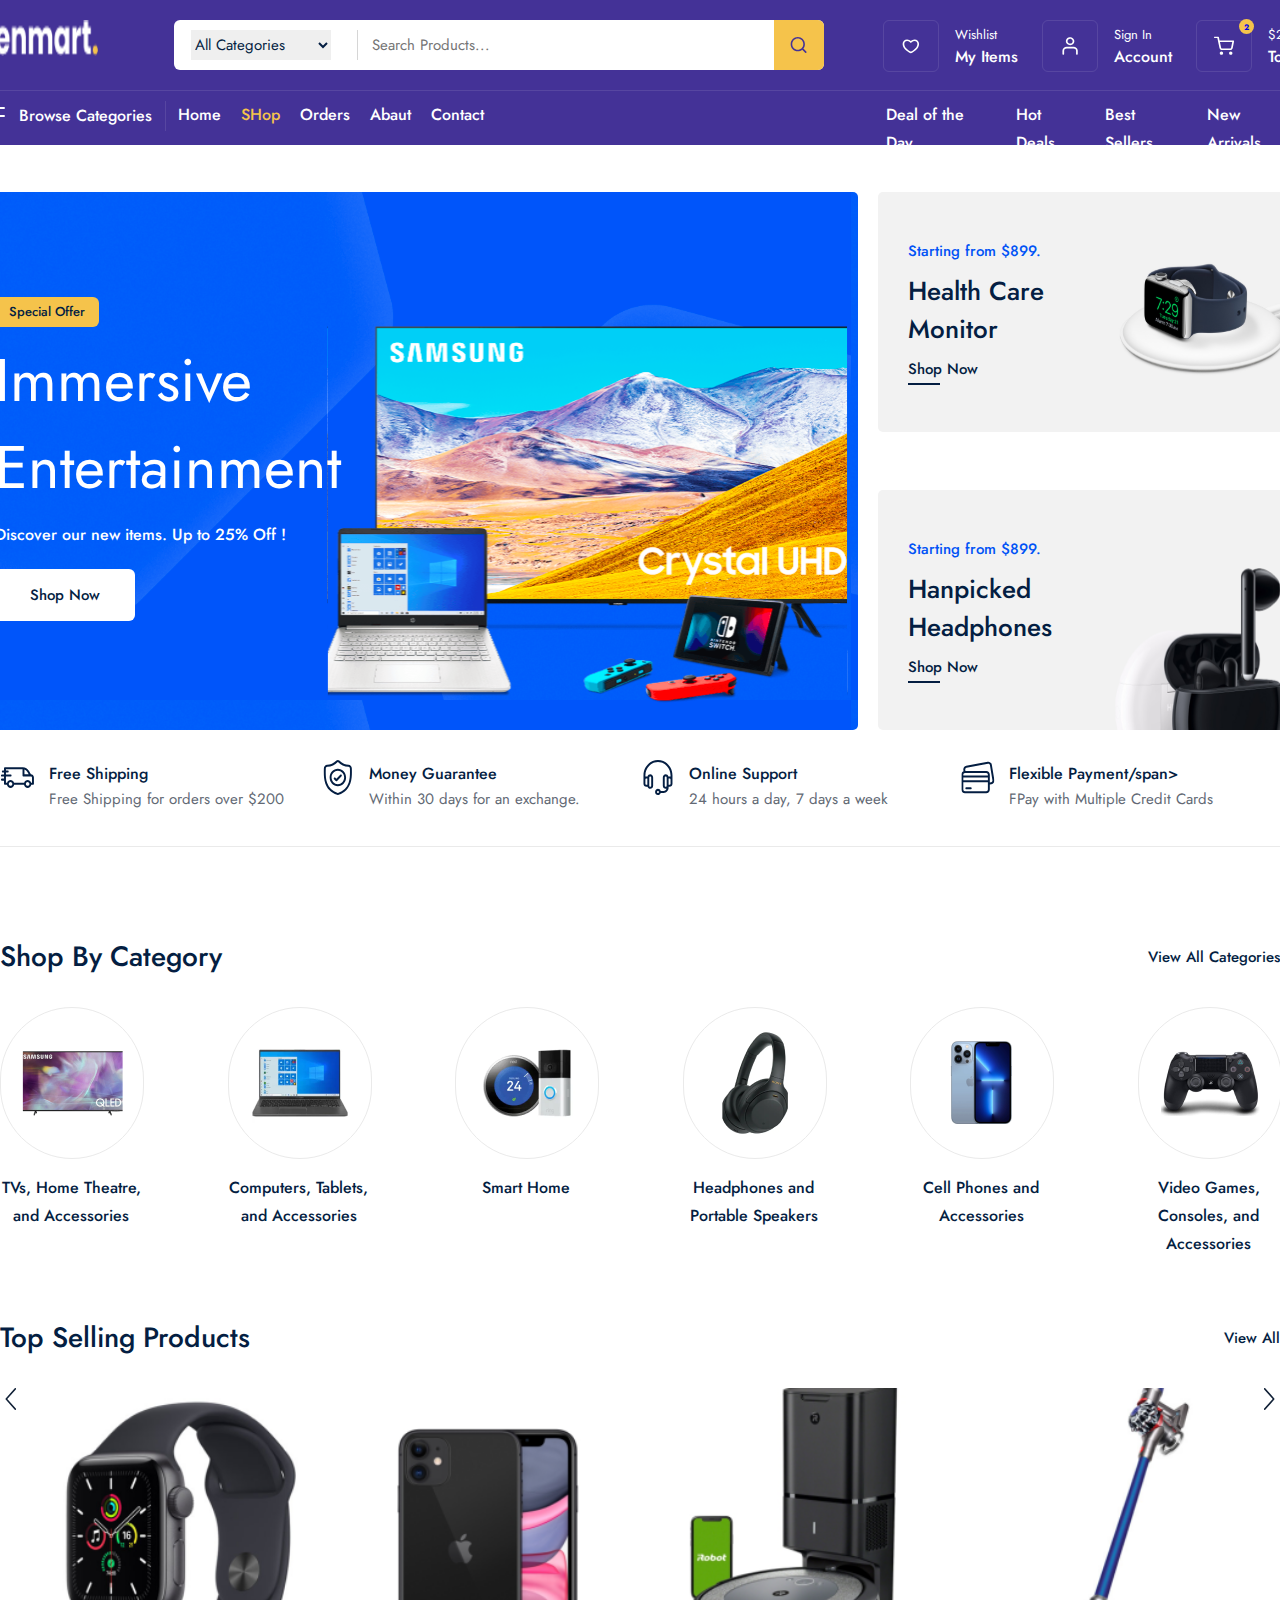
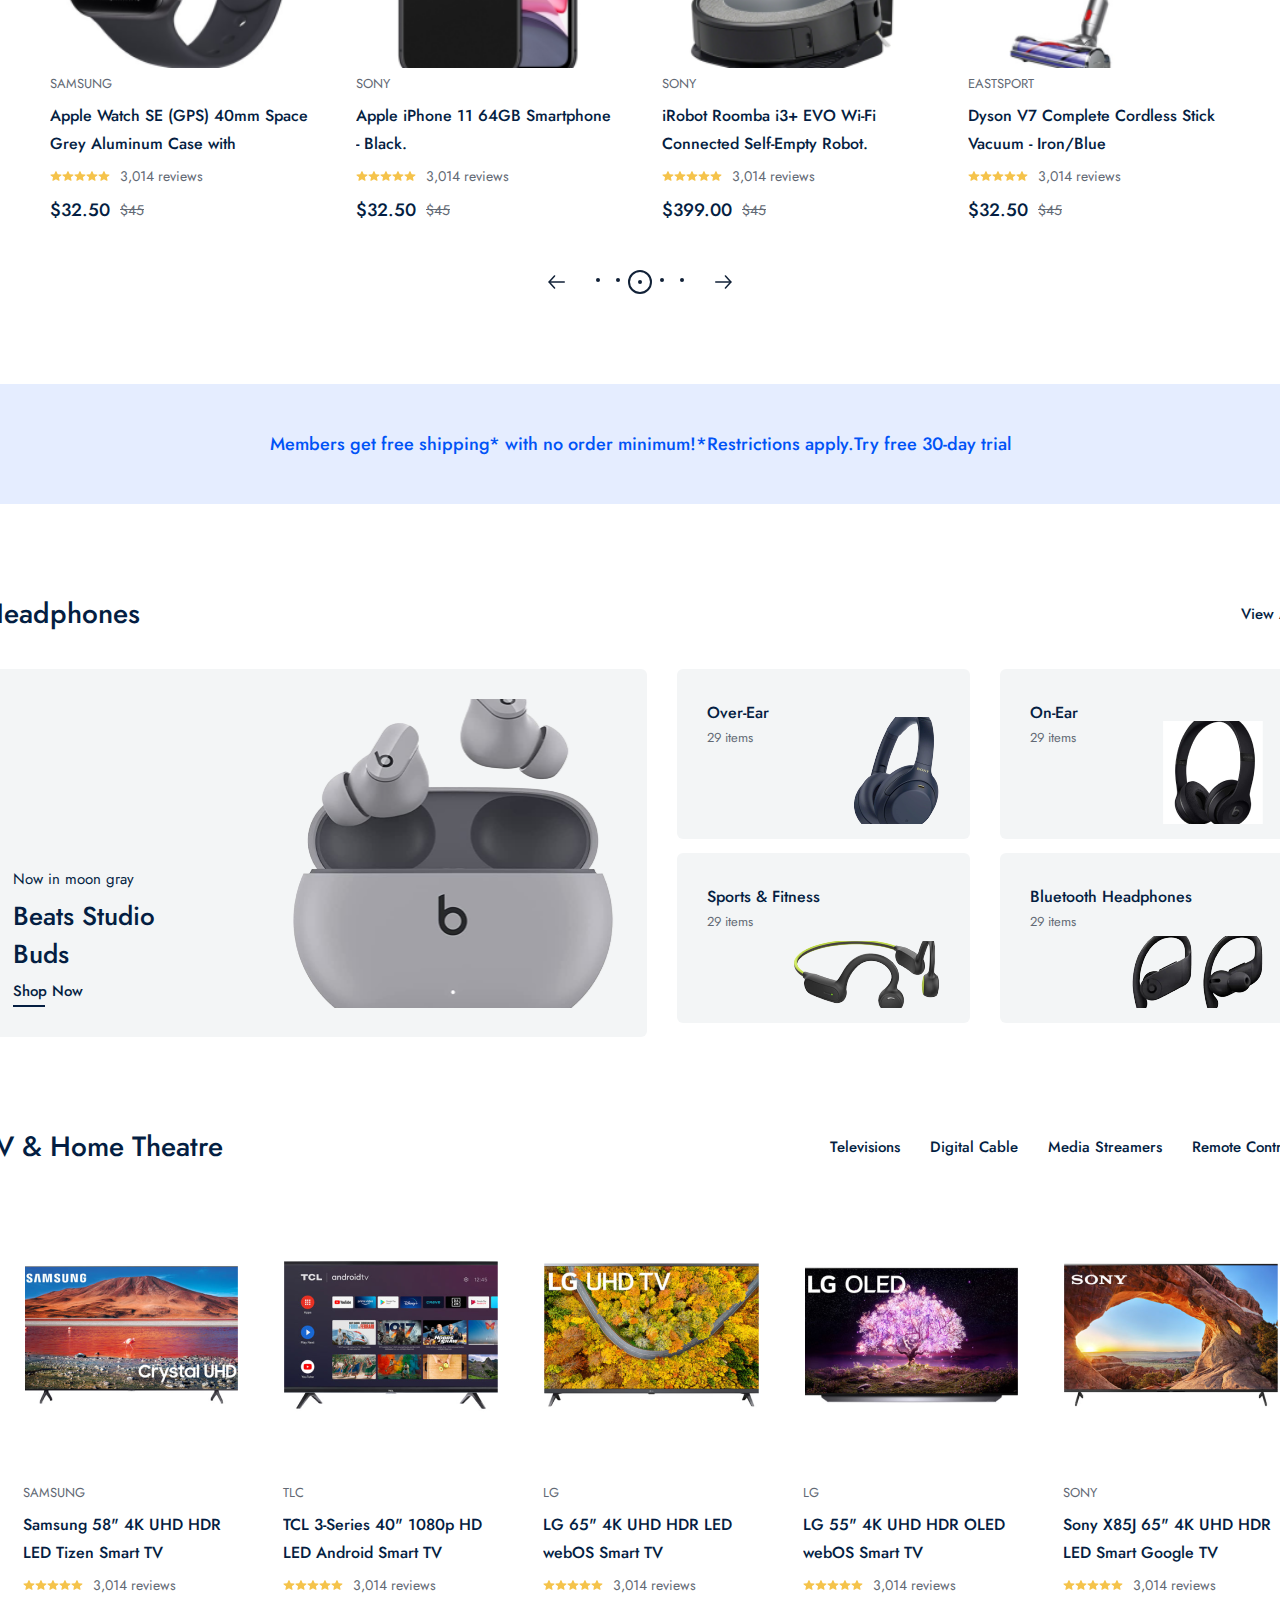
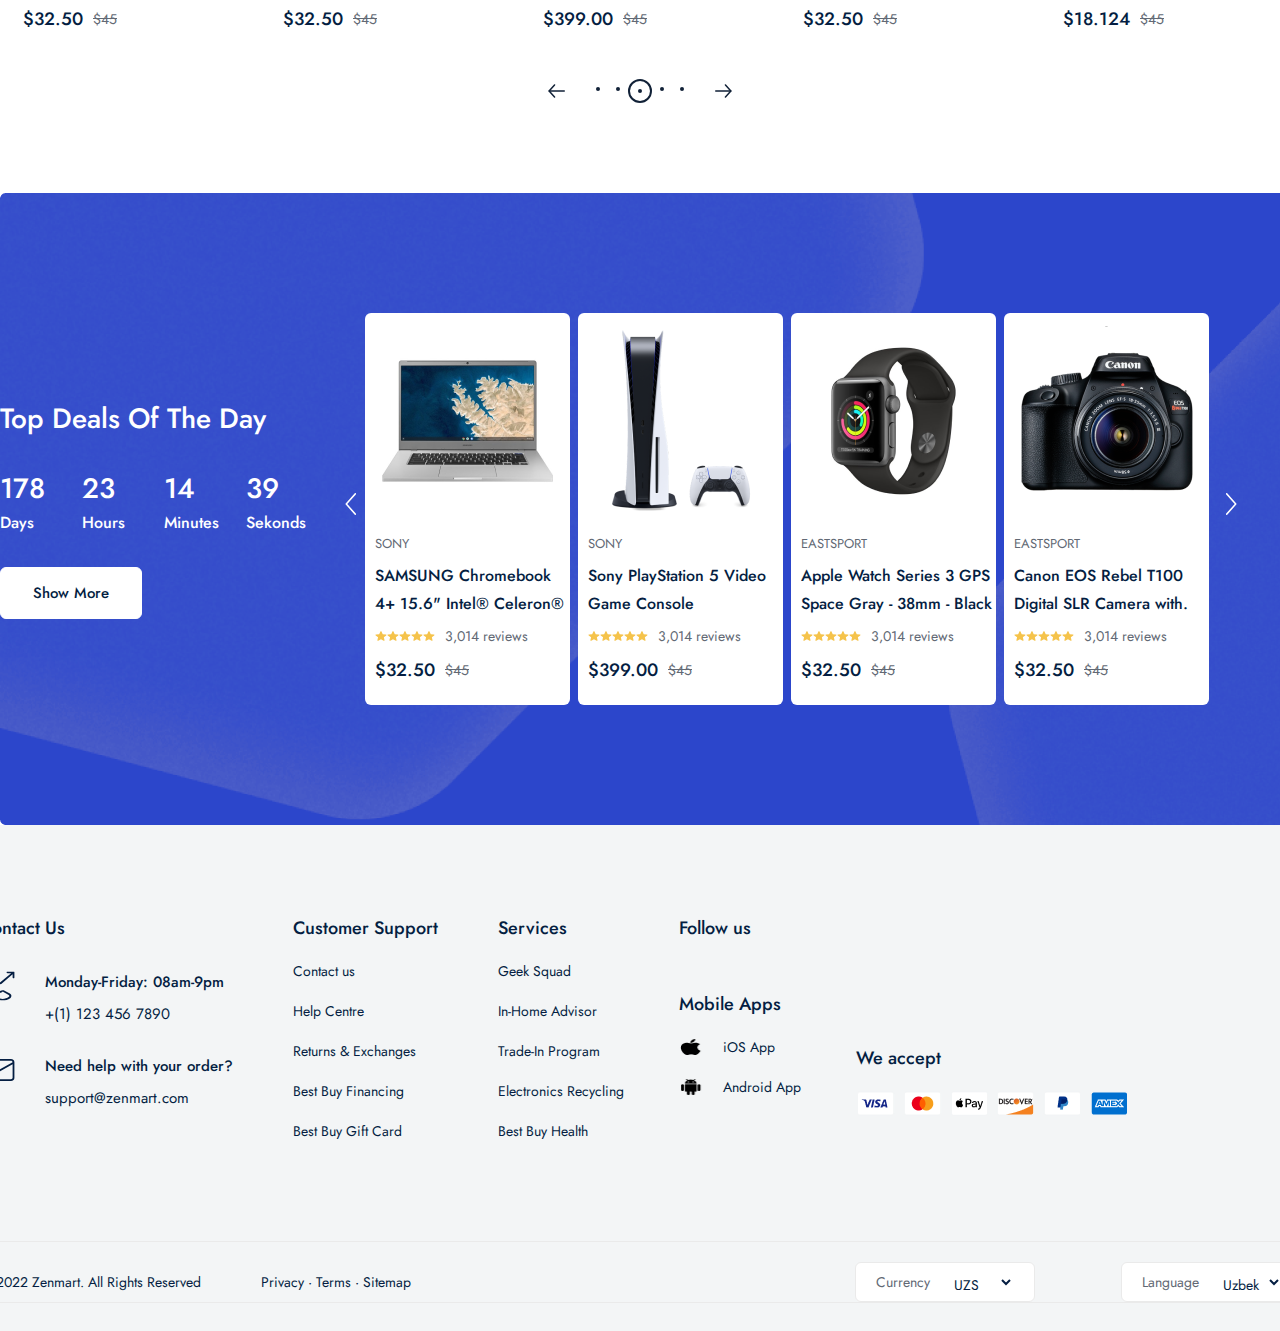
<file: index.html>
<!DOCTYPE html>
<html lang="en">
  <head>
    <meta charset="UTF-8" />
    <meta name="viewport" content="width=device-width, initial-scale=1.0" />
    <title>zenmart</title>
    <link rel="preconnect" href="https://fonts.googleapis.com" />
    <link rel="preconnect" href="https://fonts.gstatic.com" crossorigin />
    <link
      href="https://fonts.googleapis.com/css2?family=Jost:ital,wght@0,100;0,200;0,300;0,400;0,500;0,600;0,700;0,800;0,900;1,100;1,200;1,300;1,400;1,500;1,600;1,700;1,800;1,900&display=swap"
      rel="stylesheet"
    />
    <link rel="stylesheet" href="https://cdnjs.cloudflare.com/ajax/libs/font-awesome/6.5.1/css/all.min.css" integrity="sha512-DTOQO9RWCH3ppGqcWaEA1BIZOC6xxalwEsw9c2QQeAIftl+Vegovlnee1c9QX4TctnWMn13TZye+giMm8e2LwA==" crossorigin="anonymous" referrerpolicy="no-referrer" />
    <link rel="stylesheet" href="public/css/command.css" />
    <link rel="stylesheet" href="public/css/home.css" />
  </head>
  <body>
    <div class="navbar_frame">
      <div class="container">
        <div class="navbar_top">
          <a href="">
            <img src="public/img/Zenmart..png" alt="" />
          </a>
          <div class="nav_search_frame">
            <div class="search_box">
              <div class="categoriy_list">
                <select>
                  <option value="" selected>All Categories</option>
                  <option value="">computer</option>
                </select>
              </div>
              <input type="search" placeholder="Search Products..." />
            </div>
            <div class="search_icon_box">
              <img src="public/img/search 1.svg" alt="" />
            </div>
          </div>
          <div class="nav_top_menu">

            <a href="./order/card.html">
              <div class="top_menu_box">
                <div class="box_icon_box">
                  <img src="public/img/heart 1.svg" alt="" />
                </div>
                <div class="box_info_box">
                  <span>Wishlist</span>
                  <strong>My Items</strong>
                </div>
              </div>
            </a>

            <a href="./other/login.html">
              <div class="top_menu_box">
                <div class="box_icon_box">
                  <img src="public/img/profile 1.svg" alt="" />
                </div>
                <div class="box_info_box">
                  <span>Sign In</span>
                  <strong>Account</strong>
                </div>
              </div>
            </a>

            <a href="./order/card.html">
              <div class="top_menu_box">
                <div class="box_icon_box">
                  <div class="basket_count">2</div>
                  <img src="public/img/shopping-cart 1.svg" alt="" />
                </div>
                <div class="box_info_box">
                  <span>$200</span>
                  <strong>Total</strong>
                </div>
              </div>
            </a>
          </div>
        </div>
        <div class="navbar_bott">
          <div class="navbar_bott_menu_box">
            <div class="browse_box">
              <img src="public/img/Group 44.svg" alt="" />
              <span>Browse Categories</span>
            </div>
            <div class="navbar_route_menu">
              <div class="router_menu">
                <a href="./index.html">Home</a>
              </div>

              <div class="router_menu">
                <a href="./product/all.html" class="active">SHop</a>
              </div>

              <div class="router_menu">
                <a href="./order/card.html">Orders</a>
              </div>

              <div class="router_menu">
                <a href="./other/abaut.html">Abaut</a>
              </div>

              <div class="router_menu">
                <a href="./other/contact.html">Contact</a>
              </div>
            </div>
            <div class="sorting_menu">
              <span>Deal of the Day</span>
              <span>Hot Deals</span>
              <span>Best Sellers</span>
              <span>New Arrivals</span>
            </div>
          </div>
        </div>
      </div>
    </div>
    <div class="home_page">
      <div class="header_frame">
        <div class="container">
          <div class="header_left">
            <div class="header_content">
              <div>Special Offer</div>
              <span>Immersive Entertainment</span>
              <p>Discover our new items. Up to 25% Off !</p>
              <a href="./product/all.html">Shop Now</a>
              <img src="public/img/img2/icons/header_img.svg" alt="" />
            </div>
          </div>
          <div class="header_right">
            <div class="header_box">
              <div class="box_left">
                <span>Starting from $899.</span>
                <p>Health Care Monitor</p>
                <a href="./product/chosenproduct.html">Shop Now</a>
                <div class="hover_border"></div>
              </div>
              <div class="box_right">
                <img src="public/img/img2/icons/smart_watch.svg" alt="" />
              </div>
            </div>
            <div class="header_box">
              <div class="box_left">
                <span>Starting from $899.</span>
                <p>Hanpicked Headphones</p>
                <a href="./product/chosenproduct.html">Shop Now</a>
                <div class="hover_border"></div>
              </div>
              <div class="box_right">
                <img src="public/img/image 11.png" alt="" />
              </div>
            </div>
          </div>
        </div>
      </div>

      <div class="service_frame">
        <div class="container">
          <div class="serice_box">
            <img src="public/img/img2/icons/track.svg" alt="" />
            <div class="service_content">
              <span>Free Shipping</span>
              <p>Free Shipping for orders over $200</p>
            </div>
          </div>
          <div class="serice_box">
            <img src="public/img/img2/icons/garantue.svg" alt="" />
            <div class="service_content">
              <span>Money Guarantee</span>
              <p>Within 30 days for an exchange.</p>
            </div>
          </div>
          <div class="serice_box">
            <img src="public/img/img2/icons/headphones.svg" alt="" />
            <div class="service_content">
              <span>Online Support</span>
              <p>24 hours a day, 7 days a week</p>
            </div>
          </div>
          <div class="serice_box">
            <img src="public/img/img2/icons/credit-card.svg" alt="" />
            <div class="service_content">
              <span>Flexible Payment/span>
              <p>FPay with Multiple Credit Cards</p>
            </div>
          </div>
        </div>
      </div>

      <div class="shop_category_frame">
        <div class="container">
          <div class="category_top">
            <span>Shop by Category</span>
            <a href="./product/all.html">View All Categories</a>
          </div>
          <div class="category_wrapper">
            <div class="category_box">
              <div class="category_img_box">
                <img src="public/img/img2/category/tv.png" alt="">
              </div>
              <span>TVs, Home Theatre, 
                and Accessories</span>
            </div>

            <div class="category_box">
              <div class="category_img_box">
                <img src="public/img/img2/category/computer.png" alt="">
              </div>
              <span>Computers, Tablets, 
                and Accessories</span>
            </div>

            <div class="category_box">
              <div class="category_img_box">
                <img src="public/img/img2/category/smart.png" alt="">
              </div>
              <span>Smart
                Home</span>
            </div>

            <div class="category_box">
              <div class="category_img_box">
                <img src="public/img/img2/category/headphone.png" alt="">
              </div>
              <span>Headphones and 
                Portable Speakers</span>
            </div>

            <div class="category_box">
              <div class="category_img_box">
                <img src="public/img/img2/category/phone.png" alt="">
              </div>
              <span>Cell Phones and 
                Accessories</span>
            </div>

            <div class="category_box">
              <div class="category_img_box">
                <img src="public/img/img2/category/game.png" alt="">
              </div>
              <span>Video Games, Consoles, 
                and Accessories</span>
            </div>
          </div>
        </div>
      </div>

      <div class="selling_product_frame">
        <div class="container">
          <div class="category_top">
            <span>Top Selling Products</span>
            <a href="./product/all.html">View All </a>
           
          </div>
          <div class="product_wrapper">
              <div class="next_prev_box"> 
              <img src="public/img/img2/icons/next.svg" alt="">
            </div> 
            <div class="product_boxes">
              <div class="product_box">
                <a href="">
                  <div class="product_img_box" style="background: url('public/img/img2/products/watch.png'); background-size: cover;">
                  <div class="hover_box">
                    <button>Add to Cart</button>
                  </div>
                  </div>
                </a>
                <div class="product_content_box">
                   <span class="product_title">samsung</span>
                   <a href="">
                    <p class="product_desc">Apple Watch SE (GPS) 40mm Space Grey Aluminum Case with</p>
                   </a>
                   <div class="review_box">
                    <img src="public/img/img2/icons/review.svg" alt="">
                    <img src="public/img/img2/icons/review.svg" alt="">
                    <img src="public/img/img2/icons/review.svg" alt="">
                    <img src="public/img/img2/icons/review.svg" alt="">
                    <img src="public/img/img2/icons/review.svg" alt="">
                    <span>3,014 reviews</span>
                   </div>
                   <div class="price_box">
                    <strong>$32.50</strong>
                    <span>$45</span>
                   </div>
                </div>
              </div>

              <div class="product_box">
                <a href="./product/chosenproduct.html">
                  <div class="product_img_box" style="background: url('public/img/img2/products/phone.png'); background-size: cover;">
                  <div class="hover_box">
                    <button>Add to Cart</button>
                  </div>
                  </div>
                </a>
                <div class="product_content_box">
                   <span class="product_title">Sony</span>
                   <a href="">
                    <p class="product_desc">Apple iPhone 11 64GB Smartphone - Black.</p>
                   </a>
                   <div class="review_box">
                    <img src="public/img/img2/icons/review.svg" alt="">
                    <img src="public/img/img2/icons/review.svg" alt="">
                    <img src="public/img/img2/icons/review.svg" alt="">
                    <img src="public/img/img2/icons/review.svg" alt="">
                    <img src="public/img/img2/icons/review.svg" alt="">
                    <span>3,014 reviews</span>
                   </div>
                   <div class="price_box">
                    <strong>$32.50</strong>
                    <span>$45</span>
                   </div>
                </div>
              </div>

              <div class="product_box">
                <a href="./product/chosenproduct.html">
                  <div class="product_img_box" style="background: url('public/img/img2/products/iRobot.png'); background-size: cover;">
                  <div class="hover_box">
                    <button>Add to Cart</button>
                  </div>
                  </div>
                </a>
                <div class="product_content_box">
                   <span class="product_title">Sony</span>
                   <a href="">
                    <p class="product_desc">iRobot Roomba i3+ EVO Wi-Fi Connected Self-Empty Robot. </p>
                   </a>
                   <div class="review_box">
                    <img src="public/img/img2/icons/review.svg" alt="">
                    <img src="public/img/img2/icons/review.svg" alt="">
                    <img src="public/img/img2/icons/review.svg" alt="">
                    <img src="public/img/img2/icons/review.svg" alt="">
                    <img src="public/img/img2/icons/review.svg" alt="">
                    <span>3,014 reviews</span>
                   </div>
                   <div class="price_box">
                    <strong>$399.00</strong>
                    <span>$45</span>
                   </div>
                </div>
              </div>

              <div class="product_box">
                <a href="./product/chosenproduct.html">
                  <div class="product_img_box" style="background: url('public/img/img2/products/dyson.png'); background-size: cover;">
                  <div class="hover_box">
                    <button>Add to Cart</button>
                  </div>
                  </div>
                </a>
                <div class="product_content_box">
                   <span class="product_title">Eastsport</span>
                   <a href="">
                    <p class="product_desc">Dyson V7 Complete Cordless Stick Vacuum - Iron/Blue</p>
                   </a>
                   <div class="review_box">
                    <img src="public/img/img2/icons/review.svg" alt="">
                    <img src="public/img/img2/icons/review.svg" alt="">
                    <img src="public/img/img2/icons/review.svg" alt="">
                    <img src="public/img/img2/icons/review.svg" alt="">
                    <img src="public/img/img2/icons/review.svg" alt="">
                    <span>3,014 reviews</span>
                   </div>
                   <div class="price_box">
                    <strong>$32.50</strong>
                    <span>$45</span>
                   </div>
                </div>
              </div>
            </div>
            <div class="next_prev_box" style="transform: scaleX(-1);"> 
              <img src="public/img/img2/icons/next.svg" alt="">
            </div> 

          </div>
          <div class="pagionation_box">
            <div class="pagionation_main">
              <img src="public/img/img2/icons/arrow-prev_next.svg" alt="">
              <div class="pagionation_dot">
                <div class="dot">
                  <div></div>
                </div>
                <div class="dot">
                  <div></div>
                </div>
                <div class="dot active">
                  <div class=""></div>
                </div>
                <div class="dot">
                  <div></div>
                </div>
                <div class="dot">
                  <div></div>
                </div>
              </div>
              <img src="public/img/img2/icons/arrow-prev_next.svg" alt="" style="transform: scaleX(-1);">
            </div>
          </div>
        </div>
      </div>

      <div class="adv_frame">Members get free shipping* with no order minimum!*Restrictions apply.Try free 30-day trial

      </div>

      <div class="spec_product_frame">
        <div class="container">
          <div class="category_top">
            <span>Headphones</span>
            <a href="./product/all.html">View All </a>
           
          </div>
          <div class="spec_product_wrapper">
            <div class="big_product_box">
              <div class="big_product_content">
                <span>Now in moon gray</span>
                <p>Beats
                  Studio Buds</p>
                <a href="./product/chosenproduct.html">Shop Now</a>
                <div class="hover_border"></div>
              </div>
              <img src="public/img/img2/products/headphone_big.png" alt="">
            </div>
            <div class="small_product_wrapper">
              <div class="small_product_box">
                <div class="small_product_content">
                  <strong>Over-Ear</strong>
                  <span>29 items</span>
                </div>
                <img src="public/img/img2/products/sony_headphone.png" alt="">
              </div>
              <div class="small_product_box">
                <div class="small_product_content">
                  <strong>On-Ear</strong>
                  <span>29 items</span>
                </div>
                <img src="public/img/image 95.png" alt="">
              </div>
              <div class="small_product_box">
                <div class="small_product_content">
                  <strong>Sports & Fitness</strong>
                  <span>29 items</span>
                </div>
                <img src="public/img/img2/products/fitness_headphone.png " alt="">
              </div>
              <div class="small_product_box">
                <div class="small_product_content">
                  <strong>Bluetooth Headphones</strong>
                  <span>29 items</span>
                </div>
                <img src="public/img/img2/products/bluetooth_headphones.png" alt="">
              </div>
            </div>
          </div>
        </div>
      </div>

      <div class="tv_frame">
        <div class="container">
          <div class="category_top">
            <span>TV & Home Theatre</span>
            <div>
            <a href="">Televisions  </a>
            <a href="">Digital Cable  </a>
            <a href="">Media Streamers    </a>
            <a href="">  Remote Controls </a>
             </div>
           </div>
          <div class="tv_wrapper">
            <div class="next_prev_box"> 
              <img src="public/img/img2/icons/next.svg" alt="">
            </div> 
            <div class="tv_product_boxes">
              <div class="tv_product_box">
                <div class="product_img">
                  <a href="./product/chosenproduct.html">
                    <img src="public/img/img2/products/samsung_tv.png" alt="">
                  </a>
                </div>
                <div class="product_content_box">
                  <span class="product_title">Samsung</span>
                  <a href="./product/chosenproduct.html">
                   <p class="product_desc">Samsung 58" 4K UHD HDR LED Tizen Smart TV</p>
                  </a>
                  <div class="review_box">
                   <img src="public/img/img2/icons/review.svg" alt="">
                   <img src="public/img/img2/icons/review.svg" alt="">
                   <img src="public/img/img2/icons/review.svg" alt="">
                   <img src="public/img/img2/icons/review.svg" alt="">
                   <img src="public/img/img2/icons/review.svg" alt="">
                   <span>3,014 reviews</span>
                  </div>
                  <div class="price_box">
                   <strong>$32.50</strong>
                   <span>$45</span>
                  </div>
               </div>
              </div>
               <div class="tv_product_box">
                <div class="product_img">
                  <a href="./product/chosenproduct.html">
                    <img src="public/img/img2/products/tcl.png" alt="">
                  </a>
                </div>
                <div class="product_content_box">
                  <span class="product_title">TLC</span>
                  <a href="./product/chosenproduct.html">
                   <p class="product_desc">TCL 3-Series 40" 1080p HD LED Android Smart TV (40S334-CA)</p>
                  </a>
                  <div class="review_box">
                   <img src="public/img/img2/icons/review.svg" alt="">
                   <img src="public/img/img2/icons/review.svg" alt="">
                   <img src="public/img/img2/icons/review.svg" alt="">
                   <img src="public/img/img2/icons/review.svg" alt="">
                   <img src="public/img/img2/icons/review.svg" alt="">
                   <span>3,014 reviews</span>
                  </div>
                  <div class="price_box">
                   <strong>$32.50</strong>
                   <span>$45</span>
                  </div>
               </div>
              </div> 
              <div class="tv_product_box">
                <div class="product_img">
                  <a href="./product/chosenproduct.html">
                    <img src="public/img/img2/products/LG-UHD.png" alt="">
                  </a>
                </div>
                <div class="product_content_box">
                  <span class="product_title">LG</span>
                  <a href="./product/chosenproduct.html">
                   <p class="product_desc">LG 65" 4K UHD HDR LED webOS Smart TV</p>
                  </a>
                  <div class="review_box">
                   <img src="public/img/img2/icons/review.svg" alt="">
                   <img src="public/img/img2/icons/review.svg" alt="">
                   <img src="public/img/img2/icons/review.svg" alt="">
                   <img src="public/img/img2/icons/review.svg" alt="">
                   <img src="public/img/img2/icons/review.svg" alt="">
                   <span>3,014 reviews</span>
                  </div>
                  <div class="price_box">
                   <strong>$399.00</strong>
                   <span>$45</span>
                  </div>
               </div>
              </div>
               <div class="tv_product_box">
                <div class="product_img">
                  <a href="./product/chosenproduct.html">
                    <img src="public/img/img2/products/LG-OLED.png" alt="">
                  </a>
                </div>
                <div class="product_content_box">
                  <span class="product_title">LG</span>
                  <a href="./product/chosenproduct.html">
                   <p class="product_desc">LG 55" 4K UHD HDR OLED webOS Smart TV </p>
                  </a>
                  <div class="review_box">
                   <img src="public/img/img2/icons/review.svg" alt="">
                   <img src="public/img/img2/icons/review.svg" alt="">
                   <img src="public/img/img2/icons/review.svg" alt="">
                   <img src="public/img/img2/icons/review.svg" alt="">
                   <img src="public/img/img2/icons/review.svg" alt="">
                   <span>3,014 reviews</span>
                  </div>
                  <div class="price_box">
                   <strong>$32.50</strong>
                   <span>$45</span>
                  </div>
               </div>
              </div>
               <div class="tv_product_box">
                <div class="product_img">
                  <a href="./product/chosenproduct.html">
                    <img src="public/img/img2/products/SONY-TV.png" alt="">
                  </a>
                </div>
                <div class="product_content_box">
                  <span class="product_title">SONY</span>
                  <a href="./product/chosenproduct.html">
                   <p class="product_desc">Sony X85J 65" 4K UHD HDR LED Smart Google TV (KD65X85J)</p>
                  </a>
                  <div class="review_box">
                   <img src="public/img/img2/icons/review.svg" alt="">
                   <img src="public/img/img2/icons/review.svg" alt="">
                   <img src="public/img/img2/icons/review.svg" alt="">
                   <img src="public/img/img2/icons/review.svg" alt="">
                   <img src="public/img/img2/icons/review.svg" alt="">
                   <span>3,014 reviews</span>
                  </div>
                  <div class="price_box">
                   <strong>$18.124</strong>
                   <span>$45</span>
                  </div>
               </div>
              </div> 
            </div>
            <div class="next_prev_box" style="transform: scaleX(-1);"> 
              <img src="public/img/img2/icons/next.svg" alt="">
            </div> 
          </div>
          <div class="pagionation_box">
            <div class="pagionation_main">
              <img src="public/img/img2/icons/arrow-prev_next.svg" alt="">
              <div class="pagionation_dot">
                <div class="dot">
                  <div></div>
                </div>
                <div class="dot">
                  <div></div>
                </div>
                <div class="dot active">
                  <div class=""></div>
                </div>
                <div class="dot">
                  <div></div>
                </div>
                <div class="dot">
                  <div></div>
                </div>
              </div>
              <img src="public/img/img2/icons/arrow-prev_next.svg" alt="" style="transform: scaleX(-1);">
            </div>
          </div>
        </div>
      </div>

      <div class="event_frame">
        <div class="container">
          <div class="event_content_box">
            <span class="event_title">Top Deals Of The Day</span>
            <div class="timer_wrapper">
              <div class="timer_box">
                <strong>178</strong>
                <span>Days</span>
              </div>
              <div class="timer_box">
                <strong>23</strong>
                <span>Hours</span>
              </div>
              <div class="timer_box">
                <strong>14</strong>
                <span>Minutes</span>
              </div>
              <div class="timer_box">
                <strong>39</strong>
                <span>Sekonds</span>
              </div>
            </div>
            <a href="./product/">Show More</a>
          </div>
          <div class="event_product_wrapper">
             <div class="next_prev_box"> 
              <img src="public/img/img2/icons/next.svg" alt="" class="with_svg">
             </div>
             <div class="event_product_boxes">
              <div class="event_product_box">
                <div class="event_product_img">
                 <a href="./product/chosenproduct.html">
                  <img src="public/img/img2/products/sony_notebook.png" alt="">
                 </a>
                </div>
                <div class="product_content_box" style=" padding: 0 0 0 10px">
                  <span class="product_title">sony</span>
                   <a href="./product/chosenproduct.html">
                    <p class="product_desc">SAMSUNG Chromebook 4+ 15.6" Intel® Celeron®</p>
                   </a>
                  
                  <div class="review_box">
                   <img src="public/img/img2/icons/review.svg" alt="">
                   <img src="public/img/img2/icons/review.svg" alt="">
                   <img src="public/img/img2/icons/review.svg" alt="">
                   <img src="public/img/img2/icons/review.svg" alt="">
                   <img src="public/img/img2/icons/review.svg" alt="">
                   <span>3,014 reviews</span>
                  </div>
                  <div class="price_box">
                   <strong>$32.50</strong>
                   <span>$45</span>
                  </div>
               </div>
              </div>
              <div class="event_product_box">
                <div class="event_product_img">
                 <a href="./product/chosenproduct.html">
                  <img src="public/img/img2/products/sony_playstation.png" alt="">
                 </a>
                </div>
                <div class="product_content_box" style=" padding: 0 0 0 10px">
                  <span class="product_title">Sony</span>
                
                  <a href="./product/chosenproduct.html">
                    <p class="product_desc">Sony PlayStation 5 Video Game Console</p>
                  </a>
            
                  <div class="review_box">
                   <img src="public/img/img2/icons/review.svg" alt="">
                   <img src="public/img/img2/icons/review.svg" alt="">
                   <img src="public/img/img2/icons/review.svg" alt="">
                   <img src="public/img/img2/icons/review.svg" alt="">
                   <img src="public/img/img2/icons/review.svg" alt="">
                   <span>3,014 reviews</span>
                  </div>
                  <div class="price_box">
                   <strong>$399.00</strong>
                   <span>$45</span>
                  </div>
               </div>
              </div>
              <div class="event_product_box">
                <div class="event_product_img">
                 <a href="./product/chosenproduct.html">
                  <img src="public/img/img2/products/apple_watch.png" alt="">
                 </a>
                </div>
                <div class="product_content_box" style=" padding: 0 0 0 10px">
                  <span class="product_title">Eastsport</span>
                  
                  <a href="./product/chosenproduct.html">
                    <p class="product_desc">Apple Watch Series 3 GPS Space Gray - 38mm - Black</p>
                  </a>
                  
                  <div class="review_box">
                   <img src="public/img/img2/icons/review.svg" alt="">
                   <img src="public/img/img2/icons/review.svg" alt="">
                   <img src="public/img/img2/icons/review.svg" alt="">
                   <img src="public/img/img2/icons/review.svg" alt="">
                   <img src="public/img/img2/icons/review.svg" alt="">
                   <span>3,014 reviews</span>
                  </div>
                  <div class="price_box">
                   <strong>$32.50</strong>
                   <span>$45</span>
                  </div>
               </div>
              </div>
              <div class="event_product_box">
                <div class="event_product_img">
                  <a href="./product/chosenproduct.html">
                    <img src="public/img/img2/products/canon_camera.png" alt="">
                  </a>
                </div>
                <div class="product_content_box" style=" padding: 0 0 0 10px">
                  <span class="product_title">Eastsport</span>
                  
                  <a href="./product/chosenproduct.html">
                    <p class="product_desc">Canon EOS Rebel T100 Digital SLR Camera with.</p>
                  </a>
                
                  <div class="review_box">
                   <img src="public/img/img2/icons/review.svg" alt="">
                   <img src="public/img/img2/icons/review.svg" alt="">
                   <img src="public/img/img2/icons/review.svg" alt="">
                   <img src="public/img/img2/icons/review.svg" alt="">
                   <img src="public/img/img2/icons/review.svg" alt="">
                   <span>3,014 reviews</span>
                  </div>
                  <div class="price_box">
                   <strong>$32.50</strong>
                   <span>$45</span>
                  </div>
               </div>
              </div>
             </div>
              <div class="next_prev_box" style="transform: scaleX(-1);"> 
                <img src="public/img/img2/icons/next.svg" alt="" class="with_svg">
              </div> 
            
          </div>
        </div>
      </div>
    </div>

    <div class="footer_frame">
      <div class="container">
        <div class="footer_top">
          <div class="footer_contact_box">
            <span class="footer_spec_title">Contact Us</span>
            <div class="footer_contact_main">
              <img src="public/img/img2/icons/phone-call.svg" alt="">
              <div>
                <strong>Monday-Friday: 08am-9pm</strong>
                <span>+(1) 123 456 7890</span>
              </div>
            </div>
            <div class="footer_contact_main">
              <img src="public/img/img2/icons/email.svg" alt="">
              <div>
                <strong>Need help with your order?</strong>
                <span>support@zenmart.com</span>
              </div>
            </div>
          </div>
          <div class="footer_support_box">
            <span class="footer_spec_title" style="margin-bottom: 10px;">Customer Support</span>
             <a href="">Contact us </a>
             <a href="">Help Centre</a>
             <a href="">Returns & Exchanges</a>
             <a href="">Best Buy Financing</a>
             <a href="">Best Buy Gift Card</a>

          </div>
          <div class="footer_support_box">
            <span class="footer_spec_title" style="margin-bottom: 10px;">Services</span>
             <a href="">Geek Squad </a>
             <a href="">In-Home Advisor</a>
             <a href="">Trade-In Program</a>
             <a href="">Electronics Recycling</a>
             <a href="">Best Buy Health</a>
          </div>
          <div class="footer_media_box">
            <div class="footer_media_main">
              <span class="footer_spec_title" style="margin-bottom: 20px;">Follow us</span>
              <div class="media_box">
                <i class="fa-brands fa-facebook"></i>
                <i class="fa-brands fa-twitter"></i>
                <i class="fa-brands fa-instagram"></i>
                <i class="fa-brands fa-linkedin"></i>
              </div>
            </div>
            <div class="footer_media_main" style="margin-top: 30px;">
              <span class="footer_spec_title" style="margin-bottom: 20px;">Mobile Apps</span>
              <div class="mobile_app_box">
                <img src="public/img/img2/icons/apple_icon.png" alt="">
                <span>iOS App</span>
              </div>

              <div class="mobile_app_box">
                <img src="public/img/img2/icons/android_icon.png" alt="">
                <span>Android App</span>
              </div>
            </div>
          </div>
          <div class="footer_media_box">
            <div class="footer_media_main" style="margin-top: 130px;">
              <span class="footer_spec_title" style="margin-bottom: 20px;">We accept</span>

              <div class="card_box">
                <img src="public/img/img2/icons/visa.png" alt="">
                <img src="public/img/img2/icons/master_card.png" alt="">
                <img src="public/img/img2/icons/apple_pay.png" alt="">
                <img src="public/img/img2/icons/dicvover.png" alt="">
                <img src="public/img/img2/icons/paypal.png" alt="">
                <img src="public/img/img2/icons/amex.png" alt="">
              </div>

            </div>
          </div>
        </div>
       <div class="footer_bottom">
       <div class="footer_main">
        <div class="footer_bottom_left">
          <span>© 2022 Zenmart. All Rights Reserved</span>
          <span>Privacy  ·  Terms  ·  Sitemap</span>
        </div>
        <div class="footer_bottom_right">
          <div class="footer_select_box">
            <span>Currency</span>
            <select name="" id="">
              <option value="" selected>USD</option>
              <option value="" selected>UZS</option>
            </select>
          </div>
          <div class="footer_select_box">
            <span>Language</span>
            <select name="" id="">
              <option value="" selected>English</option>
              <option value="" selected>Uzbek</option>
            </select>
          </div>
        </div>
       </div>
       </div>
      </div>
    </div>
  </body>
</html>
</file>
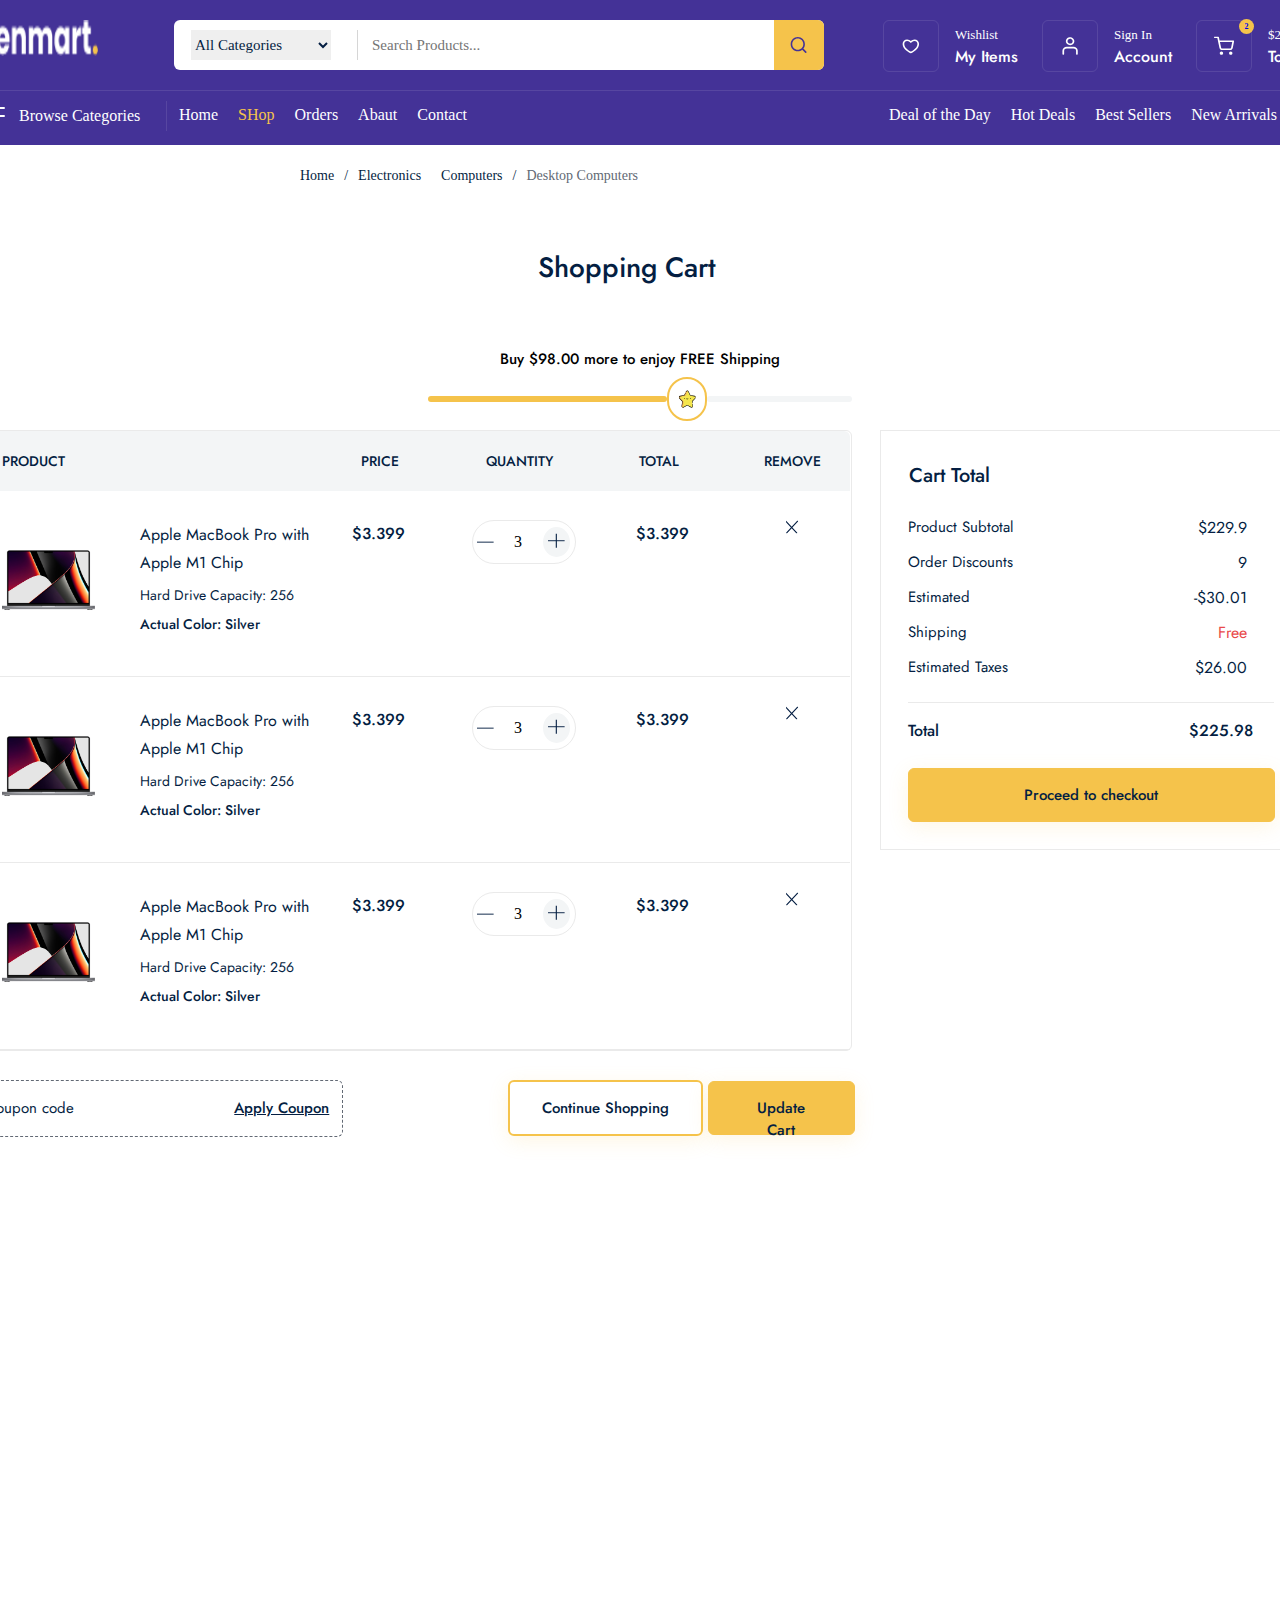
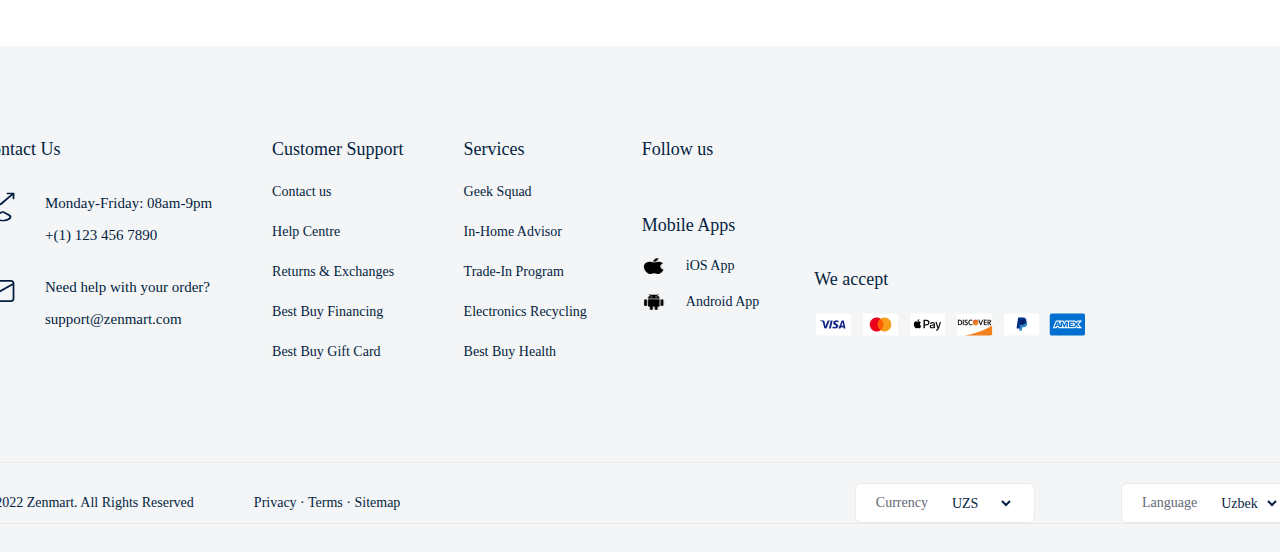
<file: order/card.html>
<!DOCTYPE html>
<html lang="en">
  <head>
    <meta charset="UTF-8" />
    <meta name="viewport" content="width=device-width, initial-scale=1.0" />
    <title>zenmart</title>
    <link rel="preconnect" href="https://fonts.googleapis.com" />
    <link rel="preconnect" href="https://fonts.gstatic.com" crossorigin />
    <link
      href="https://fonts.googleapis.com/css2?family=Jost:ital,wght@0,100;0,200;0,300;0,400;0,500;0,600;0,700;0,800;0,900;1,100;1,200;1,300;1,400;1,500;1,600;1,700;1,800;1,900&display=swap"
      rel="stylesheet"
    />
    <link
      rel="stylesheet"
      href="https://cdnjs.cloudflare.com/ajax/libs/font-awesome/6.5.1/css/all.min.css"
      integrity="sha512-DTOQO9RWCH3ppGqcWaEA1BIZOC6xxalwEsw9c2QQeAIftl+Vegovlnee1c9QX4TctnWMn13TZye+giMm8e2LwA=="
      crossorigin="anonymous"
      referrerpolicy="no-referrer"
    />
    <link rel="stylesheet" href="../public/css/command.css" />
    <link rel="stylesheet" href="../public/css/crad.css" />
  </head>
  <body>
    <div class="navbar_frame">
      <div class="container">
        <div class="navbar_top">
          <a href="">
            <img src="../public/img/Zenmart..png" alt="" />
          </a>
          <div class="nav_search_frame">
            <div class="search_box">
              <div class="categoriy_list">
                <select>
                  <option value="" selected>All Categories</option>
                  <option value="">computer</option>
                </select>
              </div>
              <input type="search" placeholder="Search Products..." />
            </div>
            <div class="search_icon_box">
              <img src="../public/img/search 1.svg" alt="" />
            </div>
          </div>
          <div class="nav_top_menu">
            <a href="../order/card.html">
              <div class="top_menu_box">
                <div class="box_icon_box">
                  <img src="../public/img/heart 1.svg" alt="" />
                </div>
                <div class="box_info_box">
                  <span>Wishlist</span>
                  <strong>My Items</strong>
                </div>
              </div>
            </a>

            <a href="../other/login.html">
              <div class="top_menu_box">
                <div class="box_icon_box">
                  <img src="../public/img/profile 1.svg" alt="" />
                </div>
                <div class="box_info_box">
                  <span>Sign In</span>
                  <strong>Account</strong>
                </div>
              </div>
            </a>

            <a href="../order/card.html">
              <div class="top_menu_box">
                <div class="box_icon_box">
                  <div class="basket_count">2</div>
                  <img src="../public/img/shopping-cart 1.svg" alt="" />
                </div>
                <div class="box_info_box">
                  <span>$200</span>
                  <strong>Total</strong>
                </div>
              </div>
            </a>
          </div>
        </div>
        <div class="navbar_bott">
          <div class="navbar_bott_menu_box">
            <div class="browse_box">
              <img src="../public/img/Group 44.svg" alt="" />
              <span>Browse Categories</span>
            </div>
            <div class="navbar_route_menu">
              <div class="router_menu">
                <a href="../index.html">Home</a>
              </div>

              <div class="router_menu">
                <a href="./all.html" class="active">SHop</a>
              </div>

              <div class="router_menu">
                <a href="../order/card.html">Orders</a>
              </div>

              <div class="router_menu">
                <a href="../other/abaut.html">Abaut</a>
              </div>

              <div class="router_menu">
                <a href="../other/contact.html">Contact</a>
              </div>
            </div>
            <div class="sorting_menu">
              <span>Deal of the Day</span>
              <span>Hot Deals</span>
              <span>Best Sellers</span>
              <span>New Arrivals</span>
            </div>
          </div>
        </div>
      </div>
    </div>
    <div class="page_router">
      <div class="container1">
        <span>Home</span>
        <span class="drop">/</span>
        <span>Electronics</span>
        <span class="drop"></span>
        <span> Computers</span>
        <span class="drop">/</span>
        <span class="active"> Desktop Computers</span>
      </div>
    </div>
    <div class="shopping_card">
      <div class="top_shop">
        <span>Shopping Cart</span>
      </div>
      <div class="shop_card_info">
        <p>Buy $98.00 more to enjoy FREE Shipping</p>
      </div>
      <div class="shop_card_bottom">
        <div class="yellov_line"></div>
        <div class="star_img">
          <img src="../public/img/img2/star 1.svg" alt="" />
        </div>
        <div class="line"></div>
      </div>
    </div>
    <div class="card_page">
      <div class="crad_page_manue">
        <div class="card_page_top">
          <div class="top_page">
            <div class="product">
              <span>PRODUCT</span>
            </div>
            <div class="price">
              <span>PRICE</span>
            </div>
            <div class="QUANTITY">
              <span>QUANTITY</span>
            </div>
            <div class="TOTAL">
              <span>TOTAL</span>
            </div>
            <div class="REMOVE">
              <span>REMOVE</span>
            </div>
          </div>
          <div class="page_info">
            <div class="page_info_img">
              <img src="../public/img/image 65.png" alt="" />
            </div>
            <div class="info_title">
              <div class="apple">
                <span>Apple MacBook Pro with Apple M1 Chip</span>
              </div>
              <div class="hard">
                <span>Hard Drive Capacity: 256</span>
              </div>
              <div class="Actual">
                <span>Actual Color: Silver</span>
              </div>
            </div>
            <div class="numbur">
              <span>$3.399</span>
            </div>
            <div class="remov">
              <img src="../public/img/img2/icons/minus.svg" alt="" />
              3
              <div
                class="plus"
                style="
                  margin-right: 5px;
                  width: 27px;
                  height: 30px;
                  background: #f3f5f6;
                  border-radius: 50%;
                "
              >
                <img
                  src="../public/img/img2/icons/plus.svg"
                  alt=""
                  style="margin-left: 5px"
                />
              </div>
            </div>
            <div class="numbur" style="margin-left: 60px">
              <span>$3.399</span>
            </div>
            <div class="x">
              <img src="../public/close 1.svg" alt="" />
            </div>
          </div>
          <div class="page_info">
            <div class="page_info_img">
              <img src="../public/img/image 65.png" alt="" />
            </div>
            <div class="info_title">
              <div class="apple">
                <span>Apple MacBook Pro with Apple M1 Chip</span>
              </div>
              <div class="hard">
                <span>Hard Drive Capacity: 256</span>
              </div>
              <div class="Actual">
                <span>Actual Color: Silver</span>
              </div>
            </div>
            <div class="numbur">
              <span>$3.399</span>
            </div>
            <div class="remov">
              <img src="../public/img/img2/icons/minus.svg" alt="" />
              3
              <div
                class="plus"
                style="
                  margin-right: 5px;
                  width: 27px;
                  height: 30px;
                  background: #f3f5f6;
                  border-radius: 50%;
                "
              >
                <img
                  src="../public/img/img2/icons/plus.svg"
                  alt=""
                  style="margin-left: 5px"
                />
              </div>
            </div>
            <div class="numbur" style="margin-left: 60px">
              <span>$3.399</span>
            </div>
            <div class="x">
              <img src="../public/close 1.svg" alt="" />
            </div>
          </div>
          <div class="page_info">
            <div class="page_info_img">
              <img src="../public/img/image 65.png" alt="" />
            </div>
            <div class="info_title">
              <div class="apple">
                <span>Apple MacBook Pro with Apple M1 Chip</span>
              </div>
              <div class="hard">
                <span>Hard Drive Capacity: 256</span>
              </div>
              <div class="Actual">
                <span>Actual Color: Silver</span>
              </div>
            </div>
            <div class="numbur">
              <span>$3.399</span>
            </div>
            <div class="remov">
              <img src="../public/img/img2/icons/minus.svg" alt="" />
              3
              <div
                class="plus"
                style="
                  margin-right: 5px;
                  width: 27px;
                  height: 30px;
                  background: #f3f5f6;
                  border-radius: 50%;
                "
              >
                <img
                  src="../public/img/img2/icons/plus.svg"
                  alt=""
                  style="margin-left: 5px"
                />
              </div>
            </div>
            <div class="numbur" style="margin-left: 60px">
              <span>$3.399</span>
            </div>
            <div class="x">
              <img src="../public/close 1.svg" alt="" />
            </div>
          </div>
        </div>
        <div class="card_page_bottom">
          <div class="coupon">
            <p>Coupon code</p>

            <span>Apply Coupon</span>
          </div>
          <div class="continue">
            <span>Continue Shopping</span>
          </div>
          <div class="update">
            <span>Update Cart</span>
          </div>
        </div>
      </div>
      <div class="card_total">
        <span>Cart Total</span>
        <div class="card_total_info">
          <div class="total_info">
            <p>Product Subtotal</p>
            <p>Order Discounts</p>
            <p>Estimated</p>
            <p>Shipping</p>
            <p>Estimated Taxes</p>
          </div>
          <div class="total_right">
            <p>$229.9</p>
            <p>9</p>
            <p>-$30.01</p>
            <p style="color: #e94a4a">Free</p>
            <p>$26.00</p>
          </div>
        </div>
        <div class="line"></div>
        <div class="title">
          <p>Total</p>
          <p style="margin-left: 250px">$225.98</p>
        </div>
        <div class="proceed">
          <p>Proceed to checkout</p>
        </div>
      </div>
    </div>

    <div class="footer_frame" style="margin-top: 500px">
      <div class="container">
        <div class="footer_top">
          <div class="footer_contact_box">
            <span class="footer_spec_title">Contact Us</span>
            <div class="footer_contact_main">
              <img src="../public/img/img2/icons/phone-call.svg" alt="" />
              <div>
                <strong>Monday-Friday: 08am-9pm</strong>
                <span>+(1) 123 456 7890</span>
              </div>
            </div>
            <div class="footer_contact_main">
              <img src="../public/img/img2/icons/email.svg" alt="" />
              <div>
                <strong>Need help with your order?</strong>
                <span>support@zenmart.com</span>
              </div>
            </div>
          </div>
          <div class="footer_support_box">
            <span class="footer_spec_title" style="margin-bottom: 10px"
              >Customer Support</span
            >
            <a href="">Contact us </a>
            <a href="">Help Centre</a>
            <a href="">Returns & Exchanges</a>
            <a href="">Best Buy Financing</a>
            <a href="">Best Buy Gift Card</a>
          </div>
          <div class="footer_support_box">
            <span class="footer_spec_title" style="margin-bottom: 10px"
              >Services</span
            >
            <a href="">Geek Squad </a>
            <a href="">In-Home Advisor</a>
            <a href="">Trade-In Program</a>
            <a href="">Electronics Recycling</a>
            <a href="">Best Buy Health</a>
          </div>
          <div class="footer_media_box">
            <div class="footer_media_main">
              <span class="footer_spec_title" style="margin-bottom: 20px"
                >Follow us</span
              >
              <div class="media_box">
                <i class="fa-brands fa-facebook"></i>
                <i class="fa-brands fa-twitter"></i>
                <i class="fa-brands fa-instagram"></i>
                <i class="fa-brands fa-linkedin"></i>
              </div>
            </div>
            <div class="footer_media_main" style="margin-top: 30px">
              <span class="footer_spec_title" style="margin-bottom: 20px"
                >Mobile Apps</span
              >
              <div class="mobile_app_box">
                <img src="../public/img/img2/icons/apple_icon.png" alt="" />
                <span>iOS App</span>
              </div>

              <div class="mobile_app_box">
                <img src="../public/img/img2/icons/android_icon.png" alt="" />
                <span>Android App</span>
              </div>
            </div>
          </div>
          <div class="footer_media_box">
            <div class="footer_media_main" style="margin-top: 130px">
              <span class="footer_spec_title" style="margin-bottom: 20px"
                >We accept</span
              >

              <div class="card_box">
                <img src="../public/img/img2/icons/visa.png" alt="" />
                <img src="../public/img/img2/icons/master_card.png" alt="" />
                <img src="../public/img/img2/icons/apple_pay.png" alt="" />
                <img src="../public/img/img2/icons/dicvover.png" alt="" />
                <img src="../public/img/img2/icons/paypal.png" alt="" />
                <img src="../public/img/img2/icons/amex.png" alt="" />
              </div>
            </div>
          </div>
        </div>
        <div class="footer_bottom">
          <div class="footer_main">
            <div class="footer_bottom_left">
              <span>© 2022 Zenmart. All Rights Reserved</span>
              <span>Privacy · Terms · Sitemap</span>
            </div>
            <div class="footer_bottom_right">
              <div class="footer_select_box">
                <span>Currency</span>
                <select name="" id="">
                  <option value="" selected>USD</option>
                  <option value="" selected>UZS</option>
                </select>
              </div>
              <div class="footer_select_box">
                <span>Language</span>
                <select name="" id="">
                  <option value="" selected>English</option>
                  <option value="" selected>Uzbek</option>
                </select>
              </div>
            </div>
          </div>
        </div>
      </div>
    </div>
  </body>
</html>
</file>
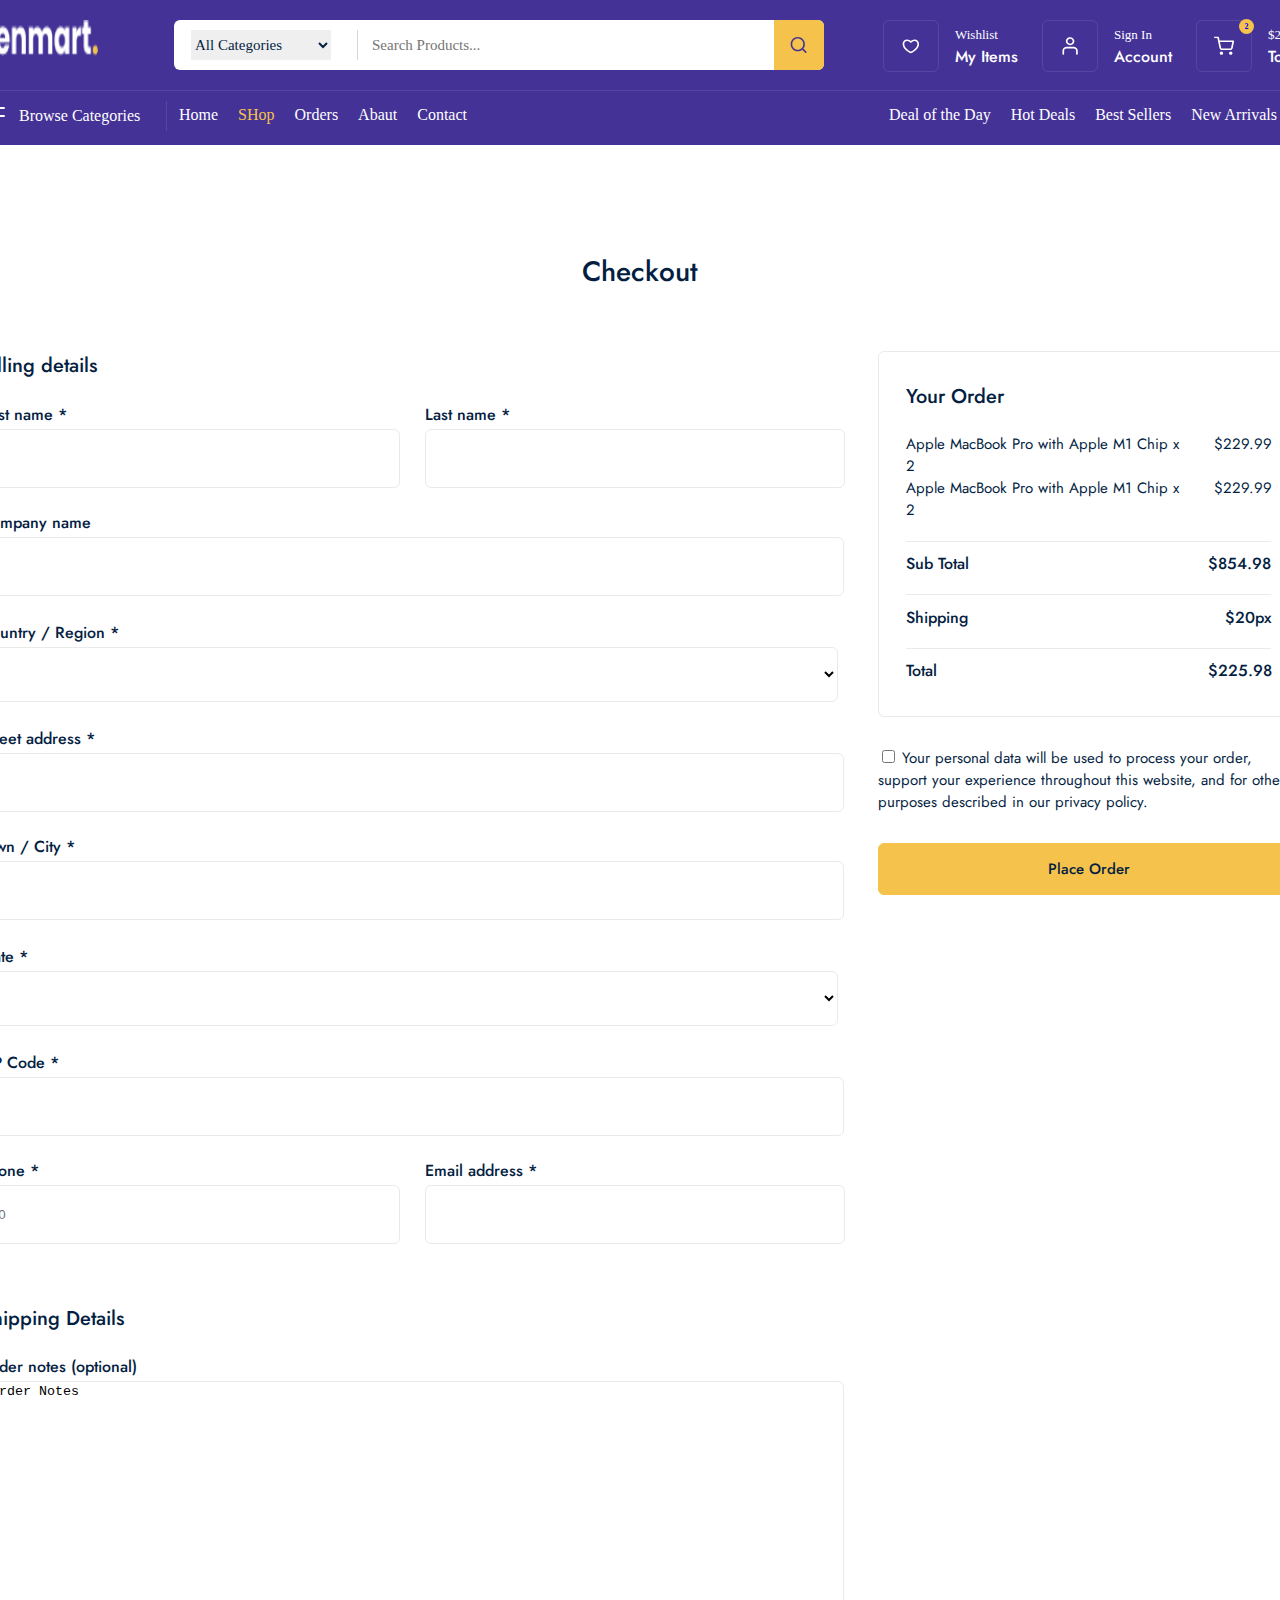
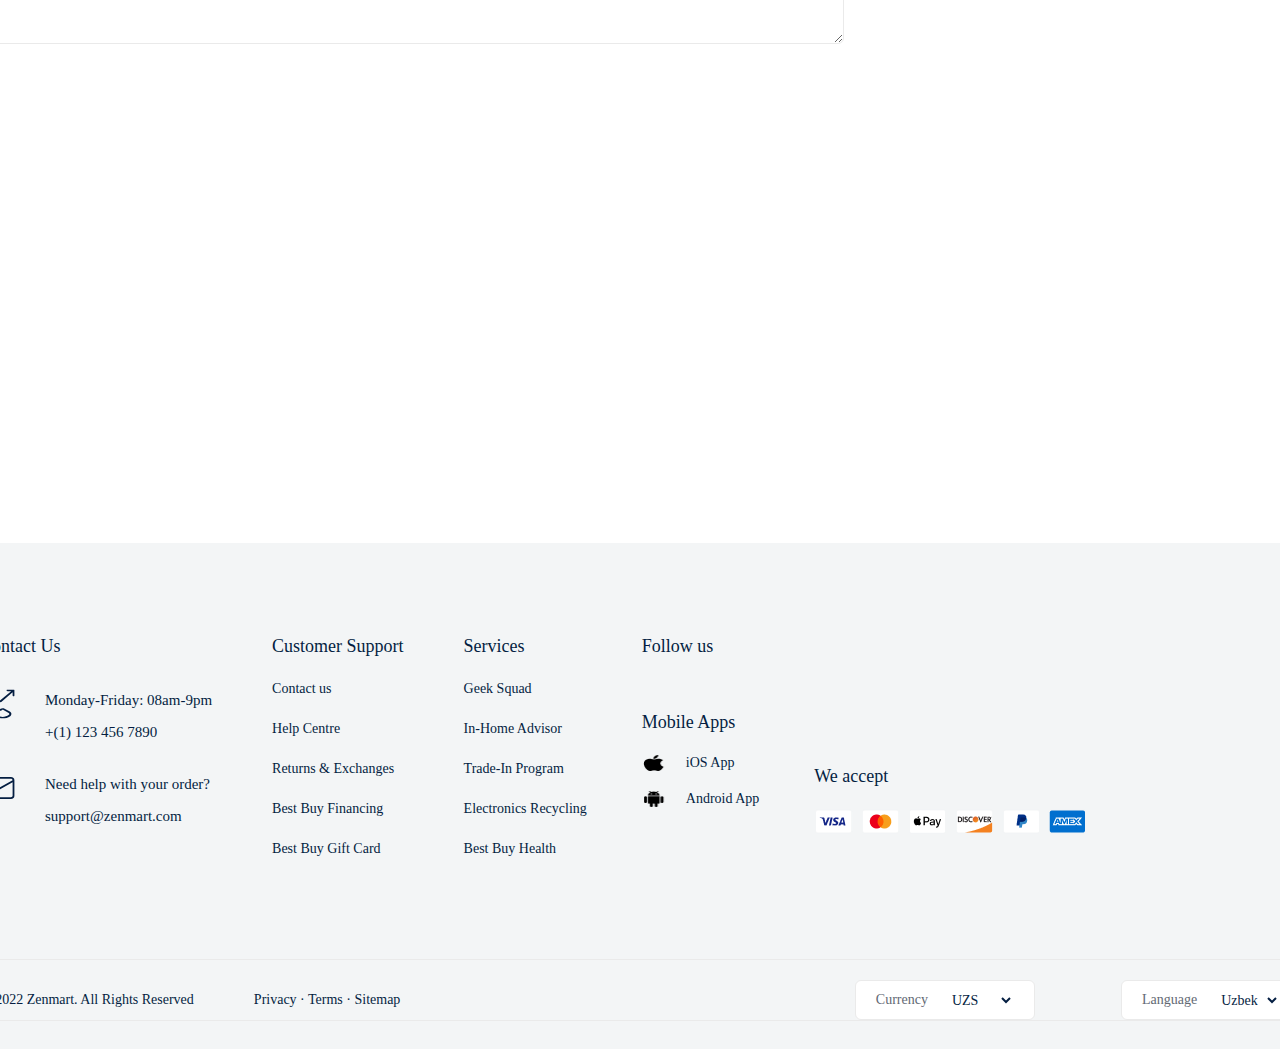
<file: order/checkout.html>
<!DOCTYPE html>
<html lang="en">
  <head>
    <meta charset="UTF-8" />
    <meta name="viewport" content="width=device-width, initial-scale=1.0" />
    <title>zenmart</title>
    <link rel="preconnect" href="https://fonts.googleapis.com" />
    <link rel="preconnect" href="https://fonts.gstatic.com" crossorigin />
    <link
      href="https://fonts.googleapis.com/css2?family=Jost:ital,wght@0,100;0,200;0,300;0,400;0,500;0,600;0,700;0,800;0,900;1,100;1,200;1,300;1,400;1,500;1,600;1,700;1,800;1,900&display=swap"
      rel="stylesheet"
    />
    <link
      rel="stylesheet"
      href="https://cdnjs.cloudflare.com/ajax/libs/font-awesome/6.5.1/css/all.min.css"
      integrity="sha512-DTOQO9RWCH3ppGqcWaEA1BIZOC6xxalwEsw9c2QQeAIftl+Vegovlnee1c9QX4TctnWMn13TZye+giMm8e2LwA=="
      crossorigin="anonymous"
      referrerpolicy="no-referrer"
    />
    <link rel="stylesheet" href="../public/css/command.css" />
    <link rel="stylesheet" href="../public/css/checkout.css" />
  </head>
  <body>
    <div class="navbar_frame">
      <div class="container">
        <div class="navbar_top">
          <a href="">
            <img src="../public/img/Zenmart..png" alt="" />
          </a>
          <div class="nav_search_frame">
            <div class="search_box">
              <div class="categoriy_list">
                <select>
                  <option value="" selected>All Categories</option>
                  <option value="">computer</option>
                </select>
              </div>
              <input type="search" placeholder="Search Products..." />
            </div>
            <div class="search_icon_box">
              <img src="../public/img/search 1.svg" alt="" />
            </div>
          </div>
          <div class="nav_top_menu">
            <a href="../order/card.html">
              <div class="top_menu_box">
                <div class="box_icon_box">
                  <img src="../public/img/heart 1.svg" alt="" />
                </div>
                <div class="box_info_box">
                  <span>Wishlist</span>
                  <strong>My Items</strong>
                </div>
              </div>
            </a>

            <a href="../other/login.html">
              <div class="top_menu_box">
                <div class="box_icon_box">
                  <img src="../public/img/profile 1.svg" alt="" />
                </div>
                <div class="box_info_box">
                  <span>Sign In</span>
                  <strong>Account</strong>
                </div>
              </div>
            </a>

            <a href="../order/card.html">
              <div class="top_menu_box">
                <div class="box_icon_box">
                  <div class="basket_count">2</div>
                  <img src="../public/img/shopping-cart 1.svg" alt="" />
                </div>
                <div class="box_info_box">
                  <span>$200</span>
                  <strong>Total</strong>
                </div>
              </div>
            </a>
          </div>
        </div>
        <div class="navbar_bott">
          <div class="navbar_bott_menu_box">
            <div class="browse_box">
              <img src="../public/img/Group 44.svg" alt="" />
              <span>Browse Categories</span>
            </div>
            <div class="navbar_route_menu">
              <div class="router_menu">
                <a href="../index.html">Home</a>
              </div>

              <div class="router_menu">
                <a href="./all.html" class="active">SHop</a>
              </div>

              <div class="router_menu">
                <a href="../order/card.html">Orders</a>
              </div>

              <div class="router_menu">
                <a href="../other/abaut.html">Abaut</a>
              </div>

              <div class="router_menu">
                <a href="../other/contact.html">Contact</a>
              </div>
            </div>
            <div class="sorting_menu">
              <span>Deal of the Day</span>
              <span>Hot Deals</span>
              <span>Best Sellers</span>
              <span>New Arrivals</span>
            </div>
          </div>
        </div>
      </div>
    </div>

    <div class="checkout_frame">
      <div class="header_name">
        <span>Checkout</span>
      </div>
      <div class="container">
        <div class="checkout_form_left">
          <div class="billing">
            <span>Billing details</span>
          </div>

          <div class="daubol_input">
            <div class="daubol_left">
              <form action="">
                <label for="" id="name">First name *</label>
                <input type=" text" placeholder="ali" id="name" />
              </form>
            </div>

            <div class="daubol_right">
              <form action="">
                <label for="" id="last_name">Last name *</label>
                <input type=" text" id="last_name" />
              </form>
            </div>
          </div>
          <div class="long_input">
            <form action="">
              <label for="" id="company_name">Company name </label>
              <input type="text" id="company_name" />
            </form>
          </div>
          <div class="checkout_select">
            <form action="">
              <label for="" id="Country">Country / Region *</label>
              <select name="" id="Country">
                <option selected="select"></option>
                <option value="1">uzb</option>
                <option value="2">korea</option>
              </select>
            </form>
          </div>

          <div class="long_input">
            <form action="">
              <label for="" id="Street address *">Street address * </label>
              <input type="text" id="Street address *" />
            </form>
          </div>

          <div class="long_input">
            <form action="">
              <label for="" id="Town / City *">Town / City *</label>
              <input type="text" id="Town / City *" />
            </form>
          </div>

          <div class="checkout_select">
            <form action="">
              <label for="" id="Country">State *</label>
              <select name="" id="Country">
                <option selected="select"></option>
                <option value="1">uzb</option>
                <option value="2">korea</option>
              </select>
            </form>
          </div>

          <div class="long_input">
            <form action="">
              <label for="" id="ZIP Code *">ZIP Code * </label>
              <input type="password" id="ZIP Code *" />
            </form>
          </div>

          <div class="daubol_input">
            <div class="daubol_left">
              <form action="">
                <label for="" id="Phone">Phone *</label>
                <input type=" number" placeholder="+90 " id="Phone" />
              </form>
            </div>

            <div class="daubol_right">
              <form action="">
                <label for="" id="Email address">Email address *</label>
                <input type=" email" id="Email address" />
              </form>
            </div>
          </div>

          <div class="spann">
            <span>Shipping Details</span>
          </div>
         
            <div class="text_area">
                <form action="">
                    <label for=""> Order notes (optional)</label>
                    <textarea name="" > Order Notes</textarea >
                </form>
            </div>
          </div>
            <div class="barr">
          <div class="checkout_form_right">
            <div class="saaidbar">
                <span>Your Order</span>
            </div>
             <div class="saidbar_info">
                <span>Apple MacBook Pro with Apple M1 Chip x 2</span>
                <p>$229.99</p>
             </div>
             <div class="saidbar_info">
                <span>Apple MacBook Pro with Apple M1 Chip x 2</span>
                <p>$229.99</p>
             </div>

            

             <div class="onder_line"></div>

             <div class="info">
                <span>Sub Total</span>
                <p>$854.98</p>
             </div>
             <div class="onder_line1" ></div >



                <div class="info">
                    <span>Shipping</span>
                    <p>$20px</p>
                 </div>
                 <div class="onder_line1" ></div >

                    <div class="info">
                        <span>Total</span>
                        <p>$225.98</p>
                     </div>
          </div>

          <div class="bottom">

          <form action="">
            <input type="checkbox">
            <label for="">Your personal data will be used to process your order, support your experience throughout this website, and for other purposes described in our privacy policy.</label>
        
          </form>
          </div>

          <div class="button">

           <button>
            <p style="">Place Order</p>
           </button>
          </div>
        </div>
        </div>
      </div>
    </div>

    <div class="footer_frame" style="margin-top: 500px">
      <div class="container">
        <div class="footer_top">
          <div class="footer_contact_box">
            <span class="footer_spec_title">Contact Us</span>
            <div class="footer_contact_main">
              <img src="../public/img/img2/icons/phone-call.svg" alt="" />
              <div>
                <strong>Monday-Friday: 08am-9pm</strong>
                <span>+(1) 123 456 7890</span>
              </div>
            </div>
            <div class="footer_contact_main">
              <img src="../public/img/img2/icons/email.svg" alt="" />
              <div>
                <strong>Need help with your order?</strong>
                <span>support@zenmart.com</span>
              </div>
            </div>
          </div>
          <div class="footer_support_box">
            <span class="footer_spec_title" style="margin-bottom: 10px"
              >Customer Support</span
            >
            <a href="">Contact us </a>
            <a href="">Help Centre</a>
            <a href="">Returns & Exchanges</a>
            <a href="">Best Buy Financing</a>
            <a href="">Best Buy Gift Card</a>
          </div>
          <div class="footer_support_box">
            <span class="footer_spec_title" style="margin-bottom: 10px"
              >Services</span
            >
            <a href="">Geek Squad </a>
            <a href="">In-Home Advisor</a>
            <a href="">Trade-In Program</a>
            <a href="">Electronics Recycling</a>
            <a href="">Best Buy Health</a>
          </div>
          <div class="footer_media_box">
            <div class="footer_media_main">
              <span class="footer_spec_title" style="margin-bottom: 20px"
                >Follow us</span
              >
              <div class="media_box">
                <i class="fa-brands fa-facebook"></i>
                <i class="fa-brands fa-twitter"></i>
                <i class="fa-brands fa-instagram"></i>
                <i class="fa-brands fa-linkedin"></i>
              </div>
            </div>
            <div class="footer_media_main" style="margin-top: 30px">
              <span class="footer_spec_title" style="margin-bottom: 20px"
                >Mobile Apps</span
              >
              <div class="mobile_app_box">
                <img src="../public/img/img2/icons/apple_icon.png" alt="" />
                <span>iOS App</span>
              </div>

              <div class="mobile_app_box">
                <img src="../public/img/img2/icons/android_icon.png" alt="" />
                <span>Android App</span>
              </div>
            </div>
          </div>
          <div class="footer_media_box">
            <div class="footer_media_main" style="margin-top: 130px">
              <span class="footer_spec_title" style="margin-bottom: 20px"
                >We accept</span
              >

              <div class="card_box">
                <img src="../public/img/img2/icons/visa.png" alt="" />
                <img src="../public/img/img2/icons/master_card.png" alt="" />
                <img src="../public/img/img2/icons/apple_pay.png" alt="" />
                <img src="../public/img/img2/icons/dicvover.png" alt="" />
                <img src="../public/img/img2/icons/paypal.png" alt="" />
                <img src="../public/img/img2/icons/amex.png" alt="" />
              </div>
            </div>
          </div>
        </div>
        <div class="footer_bottom">
          <div class="footer_main">
            <div class="footer_bottom_left">
              <span>© 2022 Zenmart. All Rights Reserved</span>
              <span>Privacy · Terms · Sitemap</span>
            </div>
            <div class="footer_bottom_right">
              <div class="footer_select_box">
                <span>Currency</span>
                <select name="" id="">
                  <option value="" selected>USD</option>
                  <option value="" selected>UZS</option>
                </select>
              </div>
              <div class="footer_select_box">
                <span>Language</span>
                <select name="" id="">
                  <option value="" selected>English</option>
                  <option value="" selected>Uzbek</option>
                </select>
              </div>
            </div>
          </div>
        </div>
      </div>
    </div>
  </body>
</html>
</file>
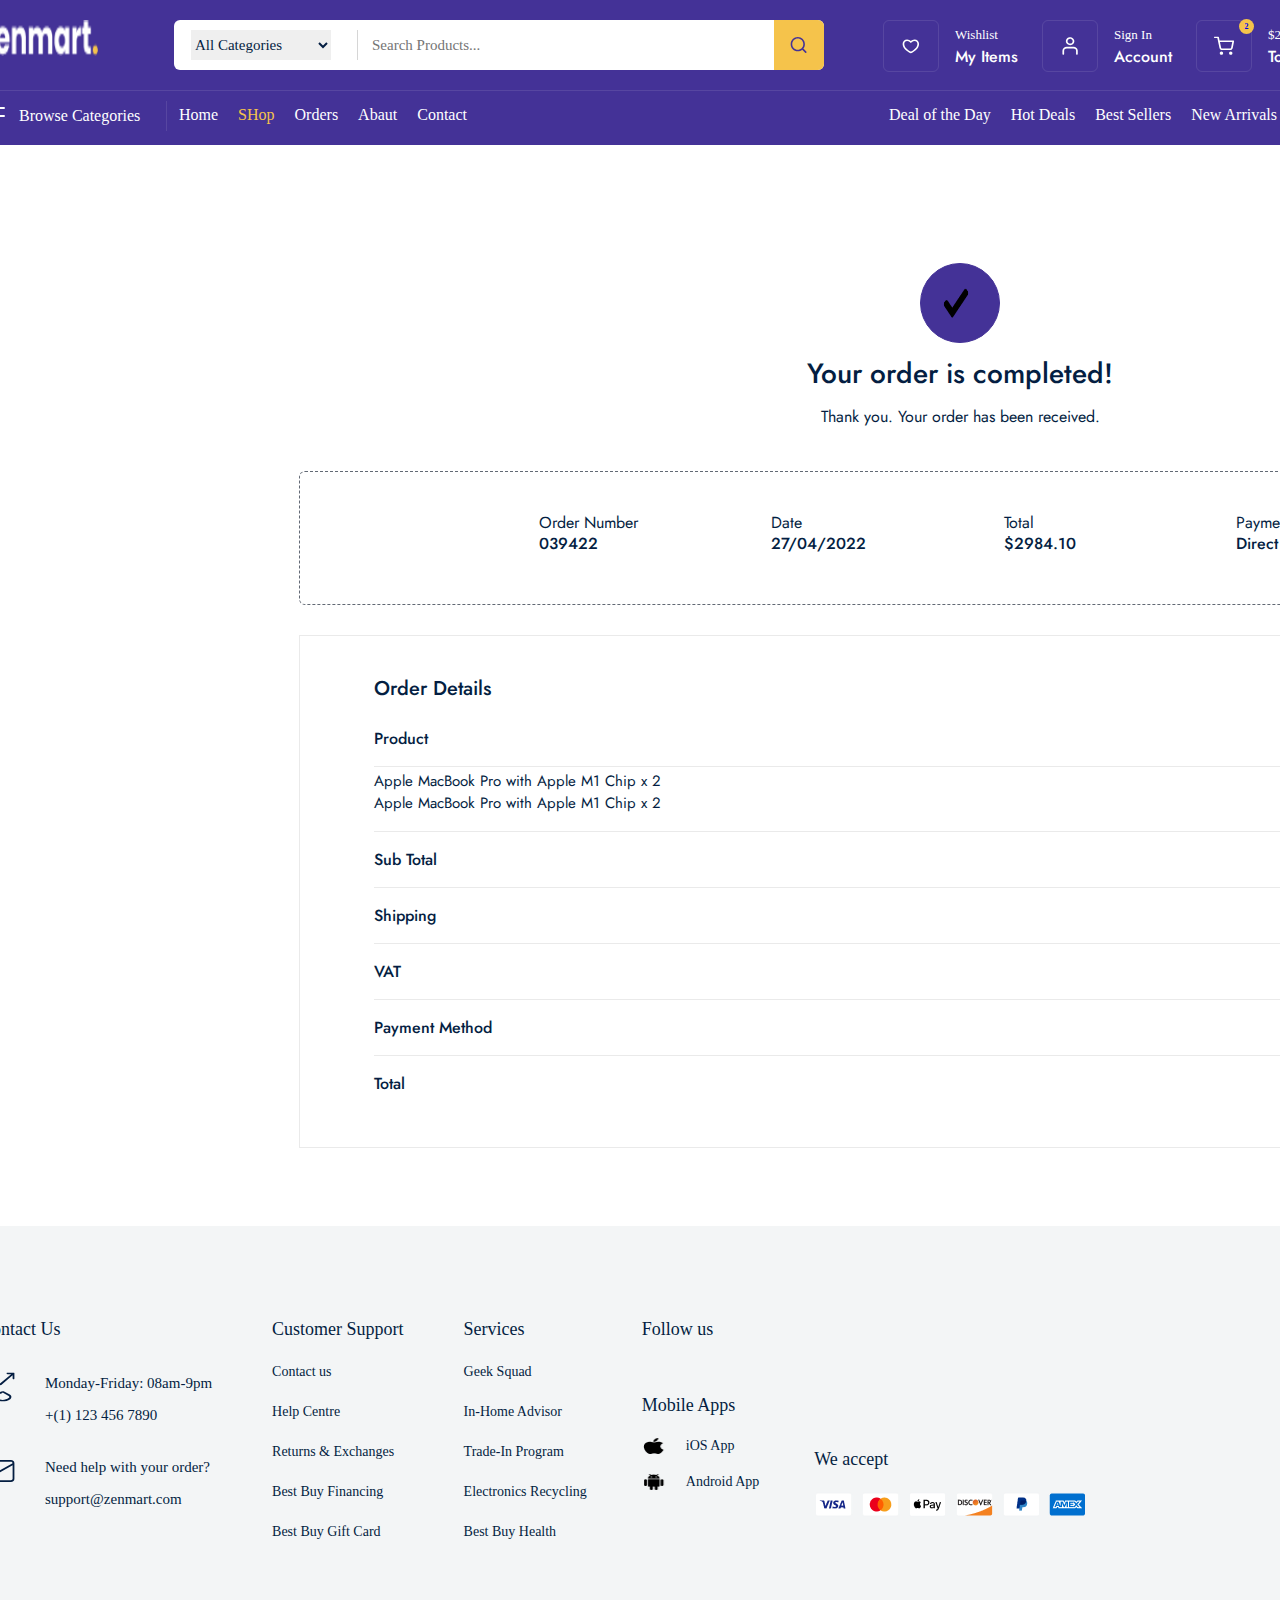
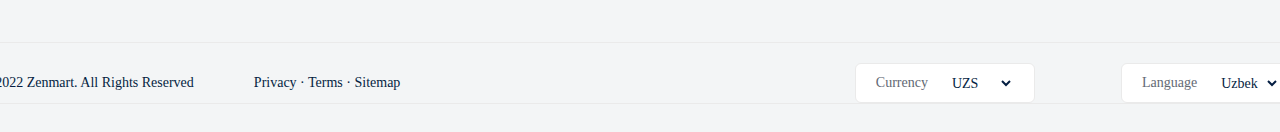
<file: order/recived.html>
<!DOCTYPE html>
<html lang="en">
  <head>
    <meta charset="UTF-8" />
    <meta name="viewport" content="width=device-width, initial-scale=1.0" />
    <title>zenmart</title>
    <link rel="preconnect" href="https://fonts.googleapis.com" />
    <link rel="preconnect" href="https://fonts.gstatic.com" crossorigin />
    <link
      href="https://fonts.googleapis.com/css2?family=Jost:ital,wght@0,100;0,200;0,300;0,400;0,500;0,600;0,700;0,800;0,900;1,100;1,200;1,300;1,400;1,500;1,600;1,700;1,800;1,900&display=swap"
      rel="stylesheet"
    />
    <link
      rel="stylesheet"
      href="https://cdnjs.cloudflare.com/ajax/libs/font-awesome/6.5.1/css/all.min.css"
      integrity="sha512-DTOQO9RWCH3ppGqcWaEA1BIZOC6xxalwEsw9c2QQeAIftl+Vegovlnee1c9QX4TctnWMn13TZye+giMm8e2LwA=="
      crossorigin="anonymous"
      referrerpolicy="no-referrer"
    />
    <link rel="stylesheet" href="../public/css/command.css" />
    <link rel="stylesheet" href="../public/css/recived.css" />
  </head>
  <body>
    <div class="navbar_frame">
      <div class="container">
        <div class="navbar_top">
          <a href="">
            <img src="../public/img/Zenmart..png" alt="" />
          </a>
          <div class="nav_search_frame">
            <div class="search_box">
              <div class="categoriy_list">
                <select>
                  <option value="" selected>All Categories</option>
                  <option value="">computer</option>
                </select>
              </div>
              <input type="search" placeholder="Search Products..." />
            </div>
            <div class="search_icon_box">
              <img src="../public/img/search 1.svg" alt="" />
            </div>
          </div>
          <div class="nav_top_menu">
            <a href="../order/card.html">
              <div class="top_menu_box">
                <div class="box_icon_box">
                  <img src="../public/img/heart 1.svg" alt="" />
                </div>
                <div class="box_info_box">
                  <span>Wishlist</span>
                  <strong>My Items</strong>
                </div>
              </div>
            </a>

            <a href="../other/login.html">
              <div class="top_menu_box">
                <div class="box_icon_box">
                  <img src="../public/img/profile 1.svg" alt="" />
                </div>
                <div class="box_info_box">
                  <span>Sign In</span>
                  <strong>Account</strong>
                </div>
              </div>
            </a>

            <a href="../order/card.html">
              <div class="top_menu_box">
                <div class="box_icon_box">
                  <div class="basket_count">2</div>
                  <img src="../public/img/shopping-cart 1.svg" alt="" />
                </div>
                <div class="box_info_box">
                  <span>$200</span>
                  <strong>Total</strong>
                </div>
              </div>
            </a>
          </div>
        </div>
        <div class="navbar_bott">
          <div class="navbar_bott_menu_box">
            <div class="browse_box">
              <img src="../public/img/Group 44.svg" alt="" />
              <span>Browse Categories</span>
            </div>
            <div class="navbar_route_menu">
              <div class="router_menu">
                <a href="../index.html">Home</a>
              </div>

              <div class="router_menu">
                <a href="./all.html" class="active">SHop</a>
              </div>

              <div class="router_menu">
                <a href="../order/card.html">Orders</a>
              </div>

              <div class="router_menu">
                <a href="../other/abaut.html">Abaut</a>
              </div>

              <div class="router_menu">
                <a href="../other/contact.html">Contact</a>
              </div>
            </div>
            <div class="sorting_menu">
              <span>Deal of the Day</span>
              <span>Hot Deals</span>
              <span>Best Sellers</span>
              <span>New Arrivals</span>
            </div>
          </div>
        </div>
      </div>
    </div>

    <div class="resived_frame">
      <div class="order_top_bar">
        <div class="order_box_icon">
          <img src="../public/img/check.png" alt="" />
        </div>
        <div class="top_bar_info">
          <span>Your order is completed!</span>
        </div>
        <div class="bottom_bar_info">
          <span>Thank you. Your order has been received.</span>
        </div>
      </div>

      <div class="resived_time_bar">
        <div class="view">
          <div class="number">
            <span>Order Number</span>
            <p>039422</p>
          </div>

          <div class="number">
            <span>Date</span>
            <p>27/04/2022</p>
          </div>

          <div class="number">
            <span>Total</span>
            <p>$2984.10</p>
          </div>

          <div class="number">
            <span>Payment Method</span>
            <p>Direct Bank Transfer</p>
          </div>
        </div>
      </div>

      <div class="resived_info">
        <span>Order Details</span>

        <div class="info">
          <div class="big_title">
            <p>Product</p>
            <p>Subtotal</p>
          </div>

          <div class="under_line"></div>

          <div class="small_title">
            <p>Apple MacBook Pro with Apple M1 Chip x 2</p>
            <p>$229.99</p>
          </div>
          <div class="small_title">
            <p>Apple MacBook Pro with Apple M1 Chip x 2</p>
            <p>$229.99</p>
          </div>

          <div class="under_line"></div>

          <div class="big_title">
            <p>Sub Total</p>
            <p>$89.90</p>
          </div>
          <div class="under_line"></div>
          <div class="big_title">
            <p>Shipping</p>
            <p style="font-size: 15px">Free shipping</p>
          </div>
          <div class="under_line"></div>

          <div class="big_title">
            <p>VAT</p>
            <p>$19</p>
          </div>

          <div class="under_line"></div>

          <div class="big_title">
            <p>Payment Method</p>
            <p>Direct bank transfer</p>
          </div>
          <div class="under_line"></div>
          <div class="big_title">
            <p>Total</p>
            <p>$1319</p>
          </div>
        </div>
      </div>
    </div>

    <div class="footer_frame" style="margin-top: 78px">
      <div class="container">
        <div class="footer_top">
          <div class="footer_contact_box">
            <span class="footer_spec_title">Contact Us</span>
            <div class="footer_contact_main">
              <img src="../public/img/img2/icons/phone-call.svg" alt="" />
              <div>
                <strong>Monday-Friday: 08am-9pm</strong>
                <span>+(1) 123 456 7890</span>
              </div>
            </div>
            <div class="footer_contact_main">
              <img src="../public/img/img2/icons/email.svg" alt="" />
              <div>
                <strong>Need help with your order?</strong>
                <span>support@zenmart.com</span>
              </div>
            </div>
          </div>
          <div class="footer_support_box">
            <span class="footer_spec_title" style="margin-bottom: 10px"
              >Customer Support</span
            >
            <a href="">Contact us </a>
            <a href="">Help Centre</a>
            <a href="">Returns & Exchanges</a>
            <a href="">Best Buy Financing</a>
            <a href="">Best Buy Gift Card</a>
          </div>
          <div class="footer_support_box">
            <span class="footer_spec_title" style="margin-bottom: 10px"
              >Services</span
            >
            <a href="">Geek Squad </a>
            <a href="">In-Home Advisor</a>
            <a href="">Trade-In Program</a>
            <a href="">Electronics Recycling</a>
            <a href="">Best Buy Health</a>
          </div>
          <div class="footer_media_box">
            <div class="footer_media_main">
              <span class="footer_spec_title" style="margin-bottom: 20px"
                >Follow us</span
              >
              <div class="media_box">
                <i class="fa-brands fa-facebook"></i>
                <i class="fa-brands fa-twitter"></i>
                <i class="fa-brands fa-instagram"></i>
                <i class="fa-brands fa-linkedin"></i>
              </div>
            </div>
            <div class="footer_media_main" style="margin-top: 30px">
              <span class="footer_spec_title" style="margin-bottom: 20px"
                >Mobile Apps</span
              >
              <div class="mobile_app_box">
                <img src="../public/img/img2/icons/apple_icon.png" alt="" />
                <span>iOS App</span>
              </div>

              <div class="mobile_app_box">
                <img src="../public/img/img2/icons/android_icon.png" alt="" />
                <span>Android App</span>
              </div>
            </div>
          </div>
          <div class="footer_media_box">
            <div class="footer_media_main" style="margin-top: 130px">
              <span class="footer_spec_title" style="margin-bottom: 20px"
                >We accept</span
              >

              <div class="card_box">
                <img src="../public/img/img2/icons/visa.png" alt="" />
                <img src="../public/img/img2/icons/master_card.png" alt="" />
                <img src="../public/img/img2/icons/apple_pay.png" alt="" />
                <img src="../public/img/img2/icons/dicvover.png" alt="" />
                <img src="../public/img/img2/icons/paypal.png" alt="" />
                <img src="../public/img/img2/icons/amex.png" alt="" />
              </div>
            </div>
          </div>
        </div>
        <div class="footer_bottom">
          <div class="footer_main">
            <div class="footer_bottom_left">
              <span>© 2022 Zenmart. All Rights Reserved</span>
              <span>Privacy · Terms · Sitemap</span>
            </div>
            <div class="footer_bottom_right">
              <div class="footer_select_box">
                <span>Currency</span>
                <select name="" id="">
                  <option value="" selected>USD</option>
                  <option value="" selected>UZS</option>
                </select>
              </div>
              <div class="footer_select_box">
                <span>Language</span>
                <select name="" id="">
                  <option value="" selected>English</option>
                  <option value="" selected>Uzbek</option>
                </select>
              </div>
            </div>
          </div>
        </div>
      </div>
    </div>
  </body>
</html>
</file>
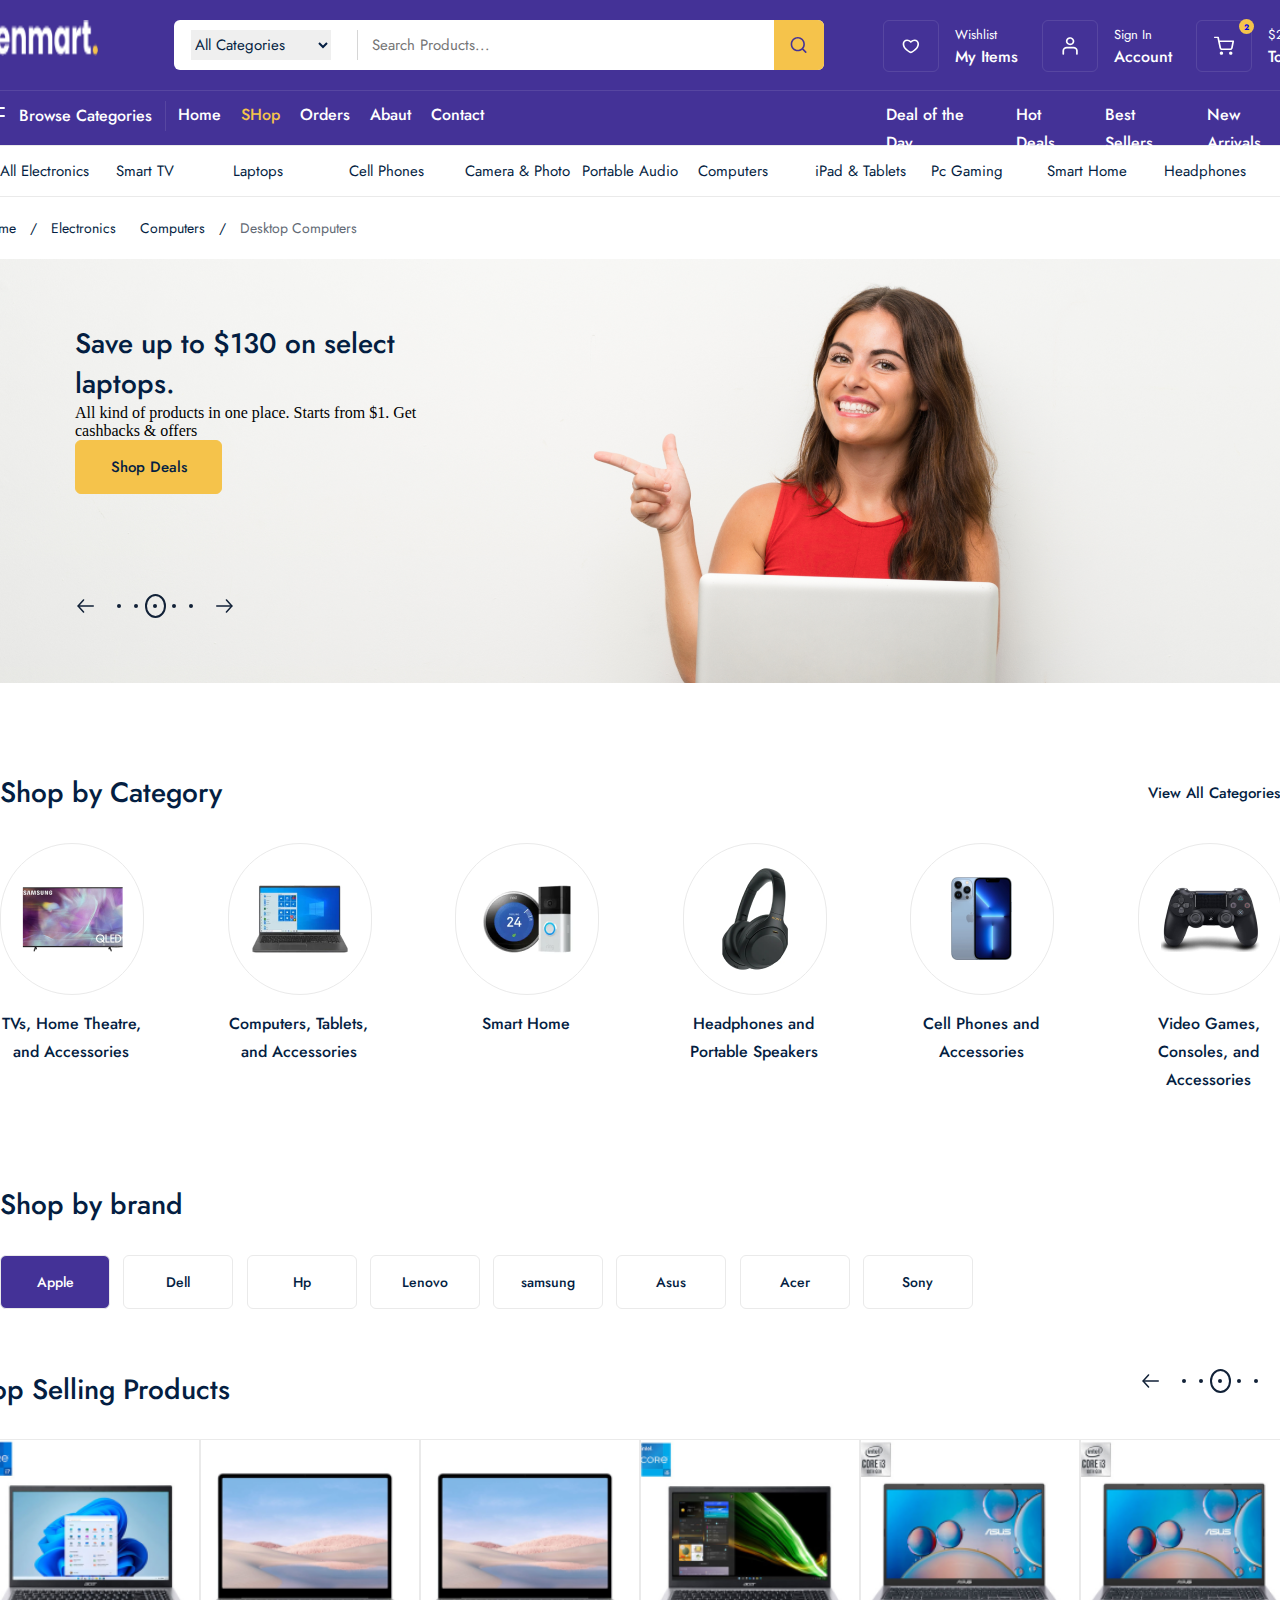
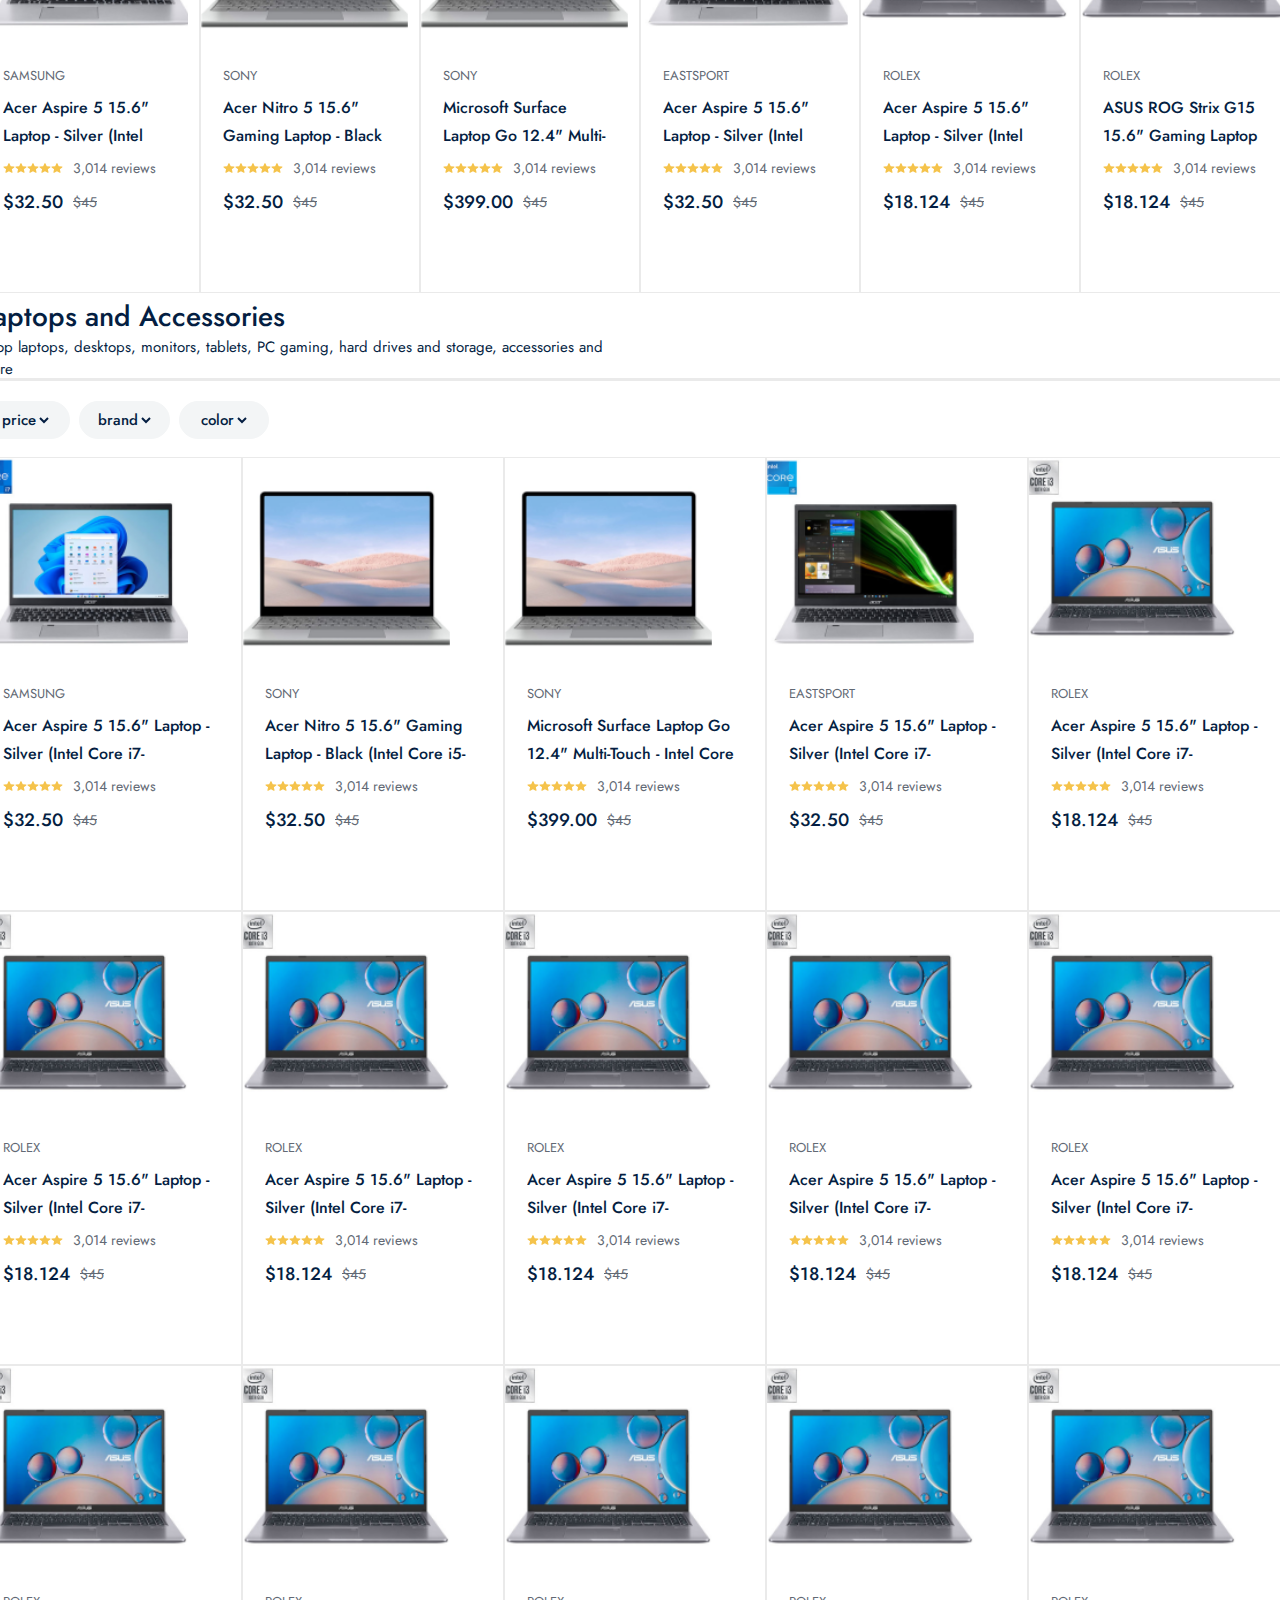
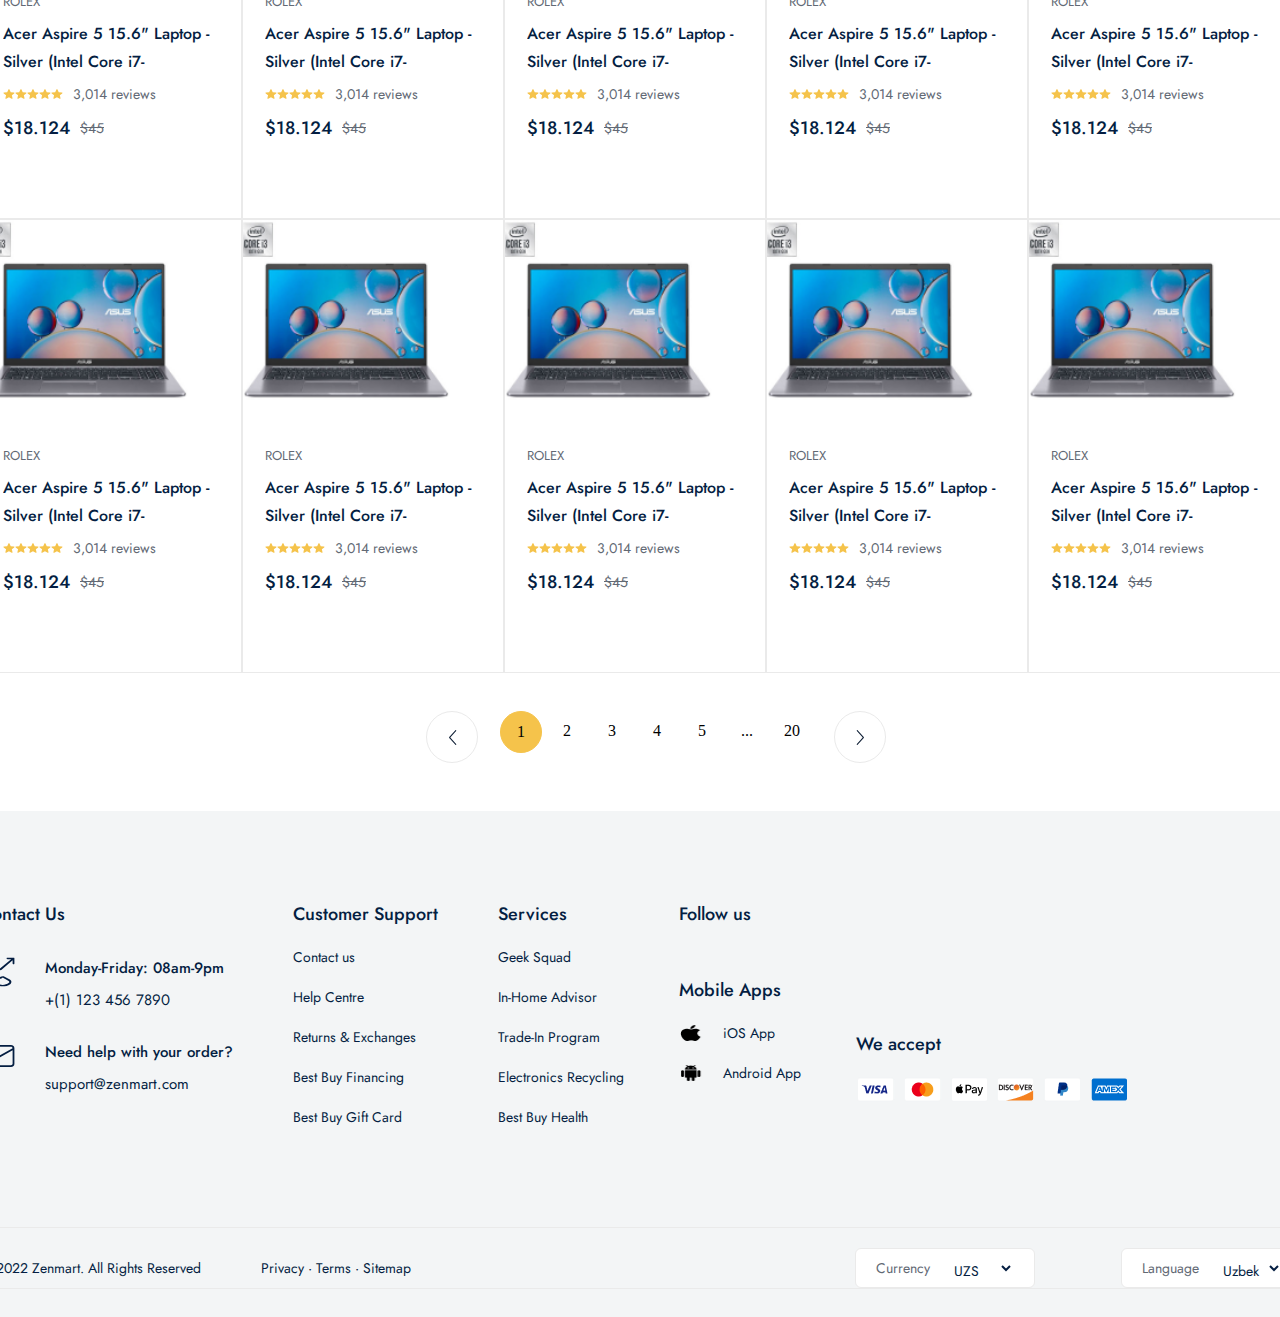
<file: product/all.html>
<!DOCTYPE html>
<html lang="en">
  <head>
    <meta charset="UTF-8" />
    <meta name="viewport" content="width=device-width, initial-scale=1.0" />
    <title>zenmart</title>
    <link rel="preconnect" href="https://fonts.googleapis.com" />
    <link rel="preconnect" href="https://fonts.gstatic.com" crossorigin />
    <link
      href="https://fonts.googleapis.com/css2?family=Jost:ital,wght@0,100;0,200;0,300;0,400;0,500;0,600;0,700;0,800;0,900;1,100;1,200;1,300;1,400;1,500;1,600;1,700;1,800;1,900&display=swap"
      rel="stylesheet"
    />
    <link
      rel="stylesheet"
      href="https://cdnjs.cloudflare.com/ajax/libs/font-awesome/6.5.1/css/all.min.css"
      integrity="sha512-DTOQO9RWCH3ppGqcWaEA1BIZOC6xxalwEsw9c2QQeAIftl+Vegovlnee1c9QX4TctnWMn13TZye+giMm8e2LwA=="
      crossorigin="anonymous"
      referrerpolicy="no-referrer"
    />
    <link rel="stylesheet" href="../public/css/command.css" />
    <link rel="stylesheet" href="../public/css/product_all.css" />
  </head>
  <body>
    <div class="navbar_frame">
      <div class="container">
        <div class="navbar_top">
          <a href="">
            <img src="../public/img/Zenmart..png" alt="" />
          </a>
          <div class="nav_search_frame">
            <div class="search_box">
              <div class="categoriy_list">
                <select>
                  <option value="" selected>All Categories</option>
                  <option value="">computer</option>
                </select>
              </div>
              <input type="search" placeholder="Search Products..." />
            </div>
            <div class="search_icon_box">
              <img src="../public/img/search 1.svg" alt="" />
            </div>
          </div>
          <div class="nav_top_menu">
            <a href="../order/card.html">
              <div class="top_menu_box">
                <div class="box_icon_box">
                  <img src="../public/img/heart 1.svg" alt="" />
                </div>
                <div class="box_info_box">
                  <span>Wishlist</span>
                  <strong>My Items</strong>
                </div>
              </div>
            </a>

            <a href="../other/login.html">
              <div class="top_menu_box">
                <div class="box_icon_box">
                  <img src="../public/img/profile 1.svg" alt="" />
                </div>
                <div class="box_info_box">
                  <span>Sign In</span>
                  <strong>Account</strong>
                </div>
              </div>
            </a>

            <a href="../order/card.html">
              <div class="top_menu_box">
                <div class="box_icon_box">
                  <div class="basket_count">2</div>
                  <img src="../public/img/shopping-cart 1.svg" alt="" />
                </div>
                <div class="box_info_box">
                  <span>$200</span>
                  <strong>Total</strong>
                </div>
              </div>
            </a>
          </div>
        </div>
        <div class="navbar_bott">
          <div class="navbar_bott_menu_box">
            <div class="browse_box">
              <img src="../public/img/Group 44.svg" alt="" />
              <span>Browse Categories</span>
            </div>
            <div class="navbar_route_menu">
              <div class="router_menu">
                <a href="../index.html">Home</a>
              </div>

              <div class="router_menu">
                <a href="./all.html" class="active">SHop</a>
              </div>

              <div class="router_menu">
                <a href="../order/card.html">Orders</a>
              </div>

              <div class="router_menu">
                <a href="../other/abaut.html">Abaut</a>
              </div>

              <div class="router_menu">
                <a href="../other/contact.html">Contact</a>
              </div>
            </div>
            <div class="sorting_menu">
              <span>Deal of the Day</span>
              <span>Hot Deals</span>
              <span>Best Sellers</span>
              <span>New Arrivals</span>
            </div>
          </div>
        </div>
      </div>
    </div>

    <div class="shop_page">
      <div class="catigory_top_frame">
        <div class="container">
          <div>All Electronics</div>
          <div>Smart TV</div>
          <div>Laptops</div>
          <div>Cell Phones</div>
          <div>Camera & Photo</div>
          <div>Portable Audio</div>
          <div>Computers</div>
          <div>iPad & Tablets</div>
          <div>Pc Gaming</div>
          <div>Smart Home</div>
          <div>Headphones</div>
        </div>
      </div>
      <div class="page_router">
        <span>Home</span>
        <span class="drop">/</span>
        <span>Electronics</span>
        <span class="drop"></span>
        <span> Computers</span>
        <span class="drop">/</span>
        <span class="active"> Desktop Computers</span>
      </div>
      <div class="header_frame">
        <div class="container">
          <div class="header_content">
            <span>Save up to $130 on select laptops.</span>
            <p>
              All kind of products in one place. Starts from $1. Get cashbacks &
              offers
            </p>
            <a href="">Shop Deals</a>
            <div class="product_pagionation_box">
              <div class="product_pagionation_main">
                <img
                  src="../public/img/img2/icons/arrow-prev_next.svg"
                  alt=""
                />
                <div class="pagionation_dot">
                  <div class="dot">
                    <div></div>
                  </div>

                  <div class="dot">
                    <div></div>
                  </div>

                  <div class="dot" style="border: 2px solid #112137">
                    <div></div>
                  </div>

                  <div class="dot">
                    <div></div>
                  </div>

                  <div class="dot">
                    <div></div>
                  </div>
                </div>
                <img
                  src="../public/img/img2/icons/arrow-prev_next.svg"
                  alt=""
                  style="transform: scaleX(-1)"
                />
              </div>
            </div>
          </div>
        </div>
      </div>

      <div class="shop_category_frame">
        <div class="container">
          <div class="category_top">
            <span>Shop by Category</span>
            <a href="./product/all.html">View All Categories</a>
          </div>
          <div class="category_wrapper">
            <div class="category_box">
              <div class="category_img_box">
                <img src="../public/img/img2/category/tv.png" alt="" />
              </div>
              <span>TVs, Home Theatre, and Accessories</span>
            </div>

            <div class="category_box">
              <div class="category_img_box">
                <img src="../public/img/img2/category/computer.png" alt="" />
              </div>
              <span>Computers, Tablets, and Accessories</span>
            </div>

            <div class="category_box">
              <div class="category_img_box">
                <img src="../public/img/img2/category/smart.png" alt="" />
              </div>
              <span>Smart Home</span>
            </div>

            <div class="category_box">
              <div class="category_img_box">
                <img src="../public/img/img2/category/headphone.png" alt="" />
              </div>
              <span>Headphones and Portable Speakers</span>
            </div>

            <div class="category_box">
              <div class="category_img_box">
                <img src="../public/img/img2/category/phone.png" alt="" />
              </div>
              <span>Cell Phones and Accessories</span>
            </div>

            <div class="category_box">
              <div class="category_img_box">
                <img src="../public/img/img2/category/game.png" alt="" />
              </div>
              <span>Video Games, Consoles, and Accessories</span>
            </div>
          </div>
        </div>
      </div>

      <div class="shop_category_brand">
        <div class="container">
          <div class="category_top_brand">
            <span>Shop by brand</span>
          </div>
          <div class="barnd_wraper">
            <div class="brand_box"  style="background: #443297;">
            <p style="color: #fff;">  Apple</p>
            </div>
            <div class="brand_box">
              Dell
            </div>
            <div class="brand_box">
              Hp
            </div>
            <div class="brand_box">
              Lenovo
            </div>
            <div class="brand_box">
           samsung
            </div>
            <div class="brand_box">
          Asus
            </div>
            <div class="brand_box">
             Acer
            </div>
            <div class="brand_box">
              Sony
            </div>
          </div>
        </div>
      </div>

      <div class="selling_product_frame">
        <div class="container">
          <div class="category_top">
            <span>Top Selling Products</span>
            <div class="product_pagionation_main">
                <img
                  src="../public/img/img2/icons/arrow-prev_next.svg"
                  alt=""
                />
                <div class="pagionation_dot" >
                  <div class="dot">
                    <div></div>
                  </div>

                  <div class="dot">
                    <div></div>
                  </div>

                  <div class="dot" style="border: 2px solid #112137">
                    <div></div>
                  </div>

                  <div class="dot">
                    <div></div>
                  </div>

                  <div class="dot">
                    <div></div>
                  </div>
                </div>
                <img
                  src="../public/img/img2/icons/arrow-prev_next.svg"
                  alt=""
                  style="transform: scaleX(-1)"
                />
              </div>

         </div>
         <div class="selling_wrapper">
            <div class="product_boxes">
                <div class="product_box">
                  <a href="">
                    <div class="product_img_box" style="background: url('../public/img/img2/products/acer_laptop.png'); background-size: cover;">
                    
                    </div>
                  </a>
                  <div class="product_content_box">
                     <span class="product_title">samsung</span>
                     <a href="">
                      <p class="product_desc">Acer Aspire 5 15.6" Laptop - Silver (Intel Core i7-1165G7/512GB SSD/12GB RAM/Windows 11)
                    </p>
                     </a>
                     <div class="review_box">
                      <img src="../public/img/img2/icons/review.svg" alt="">
                      <img src="../public/img/img2/icons/review.svg" alt="">
                      <img src="../public/img/img2/icons/review.svg" alt="">
                      <img src="../public/img/img2/icons/review.svg" alt="">
                      <img src="../public/img/img2/icons/review.svg" alt="">
                      <span>3,014 reviews</span>
                     </div>
                     <div class="price_box">
                      <strong>$32.50</strong>
                      <span>$45</span>
                     </div>
                  </div>
                </div>
                <div class="product_box">
                    <a href="">
                      <div class="product_img_box" style="background: url('../public/img/img2/products/sony_laptop.png'); background-size: cover;">
                      
                      </div>
                    </a>
                    <div class="product_content_box">
                       <span class="product_title">Sony</span>
                       <a href="">
                        <p class="product_desc">Acer Nitro 5 15.6" Gaming Laptop - Black (Intel Core i5-10300H/512GB SSD/12GB RAM/GTX 1650/Windows 11)

                      </p>
                       </a>
                       <div class="review_box">
                        <img src="../public/img/img2/icons/review.svg" alt="">
                        <img src="../public/img/img2/icons/review.svg" alt="">
                        <img src="../public/img/img2/icons/review.svg" alt="">
                        <img src="../public/img/img2/icons/review.svg" alt="">
                        <img src="../public/img/img2/icons/review.svg" alt="">
                        <span>3,014 reviews</span>
                       </div>
                       <div class="price_box">
                        <strong>$32.50</strong>
                        <span>$45</span>
                       </div>
                    </div>
                  </div>
                  <div class="product_box">
                    <a href="">
                      <div class="product_img_box" style="background: url('../public/img/img2/products/sony_laptop.png'); background-size: cover;">
                      
                      </div>
                    </a>
                    <div class="product_content_box">
                       <span class="product_title">Sony</span>
                       <a href="">
                        <p class="product_desc">Microsoft Surface Laptop Go 12.4" Multi-Touch - Intel Core i5, 8GB RAM, 128GB SSD, Windows 10 Home in S Mode - Certified Refurbished

                      </p>
                       </a>
                       <div class="review_box">
                        <img src="../public/img/img2/icons/review.svg" alt="">
                        <img src="../public/img/img2/icons/review.svg" alt="">
                        <img src="../public/img/img2/icons/review.svg" alt="">
                        <img src="../public/img/img2/icons/review.svg" alt="">
                        <img src="../public/img/img2/icons/review.svg" alt="">
                        <span>3,014 reviews</span>
                       </div>
                       <div class="price_box">
                        <strong>$399.00</strong>
                        <span>$45</span>
                       </div>
                    </div>
                  </div>
                  <div class="product_box">
                    <a href="">
                      <div class="product_img_box" style="background: url('../public/img/img2/products/acer_silver.png'); background-size: cover;">
                      
                      </div>
                    </a>
                    <div class="product_content_box">
                       <span class="product_title">Eastsport</span>
                       <a href="">
                        <p class="product_desc">Acer Aspire 5 15.6" Laptop - Silver (Intel Core i7-1165G7/512GB SSD/12GB RAM/Windows 11)
                      </p>
                       </a>
                       <div class="review_box">
                        <img src="../public/img/img2/icons/review.svg" alt="">
                        <img src="../public/img/img2/icons/review.svg" alt="">
                        <img src="../public/img/img2/icons/review.svg" alt="">
                        <img src="../public/img/img2/icons/review.svg" alt="">
                        <img src="../public/img/img2/icons/review.svg" alt="">
                        <span>3,014 reviews</span>
                       </div>
                       <div class="price_box">
                        <strong>$32.50</strong>
                        <span>$45</span>
                       </div>
                    </div>
                  </div>
                  <div class="product_box">
                    <a href="">
                      <div class="product_img_box" style="background: url('../public/img/img2/products/asus_laptop.png'); background-size: cover;">
                      
                      </div>
                    </a>
                    <div class="product_content_box">
                       <span class="product_title">rolex</span>
                       <a href="">
                        <p class="product_desc">Acer Aspire 5 15.6" Laptop - Silver (Intel Core i7-1165G7/512GB SSD/12GB RAM/Windows 11)
                      </p>
                       </a>
                       <div class="review_box">
                        <img src="../public/img/img2/icons/review.svg" alt="">
                        <img src="../public/img/img2/icons/review.svg" alt="">
                        <img src="../public/img/img2/icons/review.svg" alt="">
                        <img src="../public/img/img2/icons/review.svg" alt="">
                        <img src="../public/img/img2/icons/review.svg" alt="">
                        <span>3,014 reviews</span>
                       </div>
                       <div class="price_box">
                        <strong>$18.124</strong>
                        <span>$45</span>
                       </div>
                    </div>
                  </div>
                  <div class="product_box">
                    <a href="">
                      <div class="product_img_box" style="background: url('../public/img/img2/products/asus_laptop.png'); background-size: cover;">
                      
                      </div>
                    </a>
                    <div class="product_content_box">
                       <span class="product_title">rolex</span>
                       <a href="">
                        <p class="product_desc">ASUS ROG Strix G15 15.6" Gaming Laptop (AMD Ryzen 7 4800H/512GB SSD/16GB RAM/GeForce RTX 3050/Win 11)

                      </p>
                       </a>
                       <div class="review_box">
                        <img src="../public/img/img2/icons/review.svg" alt="">
                        <img src="../public/img/img2/icons/review.svg" alt="">
                        <img src="../public/img/img2/icons/review.svg" alt="">
                        <img src="../public/img/img2/icons/review.svg" alt="">
                        <img src="../public/img/img2/icons/review.svg" alt="">
                        <span>3,014 reviews</span>
                       </div>
                       <div class="price_box">
                        <strong>$18.124</strong>
                        <span>$45</span>
                       </div>
                    </div>
                  </div>
  
                
              </div>
            
                

            </div>
             <div class="text">
                <span>Laptops and Accessories</span>
                <p>Shop laptops, desktops, monitors, tablets, PC gaming, hard drives and storage, accessories and more</p>

             </div>

             <div class="bottom_line" style="border: 1px solid #eaeaea;"></div>

             <div class="bottom_boxes">
                <div class="bottom_box">
                   <select >
                    <option value="" selected disabled>price</option>
                   </select>
                </div>
                <div class="bottom_box">
                    <select >
                     <option value="" selected disabled>brand</option>
                    </select>
                 </div>
                 <div class="bottom_box">
                    <select >
                     <option value="" selected disabled>color</option>
                    </select>
                 </div>

                
             </div>

             <div class="shop_product_manyu">
                <div class="product_boxes">
                    <div class="product_box">
                      <a href="">
                        <div class="product_img_box" style="background: url('../public/img/img2/products/acer_laptop.png'); background-size: cover;">
                        
                        </div>
                      </a>
                      <div class="product_content_box">
                         <span class="product_title">samsung</span>
                         <a href="">
                          <p class="product_desc">Acer Aspire 5 15.6" Laptop - Silver (Intel Core i7-1165G7/512GB SSD/12GB RAM/Windows 11)
                        </p>
                         </a>
                         <div class="review_box">
                          <img src="../public/img/img2/icons/review.svg" alt="">
                          <img src="../public/img/img2/icons/review.svg" alt="">
                          <img src="../public/img/img2/icons/review.svg" alt="">
                          <img src="../public/img/img2/icons/review.svg" alt="">
                          <img src="../public/img/img2/icons/review.svg" alt="">
                          <span>3,014 reviews</span>
                         </div>
                         <div class="price_box">
                          <strong>$32.50</strong>
                          <span>$45</span>
                         </div>
                      </div>
                    </div>
                    <div class="product_box">
                        <a href="">
                          <div class="product_img_box" style="background: url('../public/img/img2/products/sony_laptop.png'); background-size: cover;">
                          
                          </div>
                        </a>
                        <div class="product_content_box">
                           <span class="product_title">Sony</span>
                           <a href="">
                            <p class="product_desc">Acer Nitro 5 15.6" Gaming Laptop - Black (Intel Core i5-10300H/512GB SSD/12GB RAM/GTX 1650/Windows 11)
    
                          </p>
                           </a>
                           <div class="review_box">
                            <img src="../public/img/img2/icons/review.svg" alt="">
                            <img src="../public/img/img2/icons/review.svg" alt="">
                            <img src="../public/img/img2/icons/review.svg" alt="">
                            <img src="../public/img/img2/icons/review.svg" alt="">
                            <img src="../public/img/img2/icons/review.svg" alt="">
                            <span>3,014 reviews</span>
                           </div>
                           <div class="price_box">
                            <strong>$32.50</strong>
                            <span>$45</span>
                           </div>
                        </div>
                      </div>
                      <div class="product_box">
                        <a href="">
                          <div class="product_img_box" style="background: url('../public/img/img2/products/sony_laptop.png'); background-size: cover;">
                          
                          </div>
                        </a>
                        <div class="product_content_box">
                           <span class="product_title">Sony</span>
                           <a href="">
                            <p class="product_desc">Microsoft Surface Laptop Go 12.4" Multi-Touch - Intel Core i5, 8GB RAM, 128GB SSD, Windows 10 Home in S Mode - Certified Refurbished
    
                          </p>
                           </a>
                           <div class="review_box">
                            <img src="../public/img/img2/icons/review.svg" alt="">
                            <img src="../public/img/img2/icons/review.svg" alt="">
                            <img src="../public/img/img2/icons/review.svg" alt="">
                            <img src="../public/img/img2/icons/review.svg" alt="">
                            <img src="../public/img/img2/icons/review.svg" alt="">
                            <span>3,014 reviews</span>
                           </div>
                           <div class="price_box">
                            <strong>$399.00</strong>
                            <span>$45</span>
                           </div>
                        </div>
                      </div>
                      <div class="product_box">
                        <a href="">
                          <div class="product_img_box" style="background: url('../public/img/img2/products/acer_silver.png'); background-size: cover;">
                          
                          </div>
                        </a>
                        <div class="product_content_box">
                           <span class="product_title">Eastsport</span>
                           <a href="">
                            <p class="product_desc">Acer Aspire 5 15.6" Laptop - Silver (Intel Core i7-1165G7/512GB SSD/12GB RAM/Windows 11)
                          </p>
                           </a>
                           <div class="review_box">
                            <img src="../public/img/img2/icons/review.svg" alt="">
                            <img src="../public/img/img2/icons/review.svg" alt="">
                            <img src="../public/img/img2/icons/review.svg" alt="">
                            <img src="../public/img/img2/icons/review.svg" alt="">
                            <img src="../public/img/img2/icons/review.svg" alt="">
                            <span>3,014 reviews</span>
                           </div>
                           <div class="price_box">
                            <strong>$32.50</strong>
                            <span>$45</span>
                           </div>
                        </div>
                      </div>
                      <div class="product_box">
                        <a href="">
                          <div class="product_img_box" style="background: url('../public/img/img2/products/asus_laptop.png'); background-size: cover;">
                          
                          </div>
                        </a>
                        <div class="product_content_box">
                           <span class="product_title">rolex</span>
                           <a href="">
                            <p class="product_desc">Acer Aspire 5 15.6" Laptop - Silver (Intel Core i7-1165G7/512GB SSD/12GB RAM/Windows 11)
                          </p>
                           </a>
                           <div class="review_box">
                            <img src="../public/img/img2/icons/review.svg" alt="">
                            <img src="../public/img/img2/icons/review.svg" alt="">
                            <img src="../public/img/img2/icons/review.svg" alt="">
                            <img src="../public/img/img2/icons/review.svg" alt="">
                            <img src="../public/img/img2/icons/review.svg" alt="">
                            <span>3,014 reviews</span>
                           </div>
                           <div class="price_box">
                            <strong>$18.124</strong>
                            <span>$45</span>
                           </div>
                        </div>
                      </div>
                      <div class="product_box">
                        <a href="">
                          <div class="product_img_box" style="background: url('../public/img/img2/products/asus_laptop.png'); background-size: cover;">
                          
                          </div>
                        </a>
                        <div class="product_content_box">
                           <span class="product_title">rolex</span>
                           <a href="">
                            <p class="product_desc">Acer Aspire 5 15.6" Laptop - Silver (Intel Core i7-1165G7/512GB SSD/12GB RAM/Windows 11)
                          </p>
                           </a>
                           <div class="review_box">
                            <img src="../public/img/img2/icons/review.svg" alt="">
                            <img src="../public/img/img2/icons/review.svg" alt="">
                            <img src="../public/img/img2/icons/review.svg" alt="">
                            <img src="../public/img/img2/icons/review.svg" alt="">
                            <img src="../public/img/img2/icons/review.svg" alt="">
                            <span>3,014 reviews</span>
                           </div>
                           <div class="price_box">
                            <strong>$18.124</strong>
                            <span>$45</span>
                           </div>
                        </div>
                      </div>
                      <div class="product_box">
                        <a href="">
                          <div class="product_img_box" style="background: url('../public/img/img2/products/asus_laptop.png'); background-size: cover;">
                          
                          </div>
                        </a>
                        <div class="product_content_box">
                           <span class="product_title">rolex</span>
                           <a href="">
                            <p class="product_desc">Acer Aspire 5 15.6" Laptop - Silver (Intel Core i7-1165G7/512GB SSD/12GB RAM/Windows 11)
                          </p>
                           </a>
                           <div class="review_box">
                            <img src="../public/img/img2/icons/review.svg" alt="">
                            <img src="../public/img/img2/icons/review.svg" alt="">
                            <img src="../public/img/img2/icons/review.svg" alt="">
                            <img src="../public/img/img2/icons/review.svg" alt="">
                            <img src="../public/img/img2/icons/review.svg" alt="">
                            <span>3,014 reviews</span>
                           </div>
                           <div class="price_box">
                            <strong>$18.124</strong>
                            <span>$45</span>
                           </div>
                        </div>
                      </div>
                      <div class="product_box">
                        <a href="">
                          <div class="product_img_box" style="background: url('../public/img/img2/products/asus_laptop.png'); background-size: cover;">
                          
                          </div>
                        </a>
                        <div class="product_content_box">
                           <span class="product_title">rolex</span>
                           <a href="">
                            <p class="product_desc">Acer Aspire 5 15.6" Laptop - Silver (Intel Core i7-1165G7/512GB SSD/12GB RAM/Windows 11)
                          </p>
                           </a>
                           <div class="review_box">
                            <img src="../public/img/img2/icons/review.svg" alt="">
                            <img src="../public/img/img2/icons/review.svg" alt="">
                            <img src="../public/img/img2/icons/review.svg" alt="">
                            <img src="../public/img/img2/icons/review.svg" alt="">
                            <img src="../public/img/img2/icons/review.svg" alt="">
                            <span>3,014 reviews</span>
                           </div>
                           <div class="price_box">
                            <strong>$18.124</strong>
                            <span>$45</span>
                           </div>
                        </div>
                      </div><div class="product_box">
                        <a href="">
                          <div class="product_img_box" style="background: url('../public/img/img2/products/asus_laptop.png'); background-size: cover;">
                          
                          </div>
                        </a>
                        <div class="product_content_box">
                           <span class="product_title">rolex</span>
                           <a href="">
                            <p class="product_desc">Acer Aspire 5 15.6" Laptop - Silver (Intel Core i7-1165G7/512GB SSD/12GB RAM/Windows 11)
                          </p>
                           </a>
                           <div class="review_box">
                            <img src="../public/img/img2/icons/review.svg" alt="">
                            <img src="../public/img/img2/icons/review.svg" alt="">
                            <img src="../public/img/img2/icons/review.svg" alt="">
                            <img src="../public/img/img2/icons/review.svg" alt="">
                            <img src="../public/img/img2/icons/review.svg" alt="">
                            <span>3,014 reviews</span>
                           </div>
                           <div class="price_box">
                            <strong>$18.124</strong>
                            <span>$45</span>
                           </div>
                        </div>
                      </div>
                      <div class="product_box">
                        <a href="">
                          <div class="product_img_box" style="background: url('../public/img/img2/products/asus_laptop.png'); background-size: cover;">
                          
                          </div>
                        </a>
                        <div class="product_content_box">
                           <span class="product_title">rolex</span>
                           <a href="">
                            <p class="product_desc">Acer Aspire 5 15.6" Laptop - Silver (Intel Core i7-1165G7/512GB SSD/12GB RAM/Windows 11)
                          </p>
                           </a>
                           <div class="review_box">
                            <img src="../public/img/img2/icons/review.svg" alt="">
                            <img src="../public/img/img2/icons/review.svg" alt="">
                            <img src="../public/img/img2/icons/review.svg" alt="">
                            <img src="../public/img/img2/icons/review.svg" alt="">
                            <img src="../public/img/img2/icons/review.svg" alt="">
                            <span>3,014 reviews</span>
                           </div>
                           <div class="price_box">
                            <strong>$18.124</strong>
                            <span>$45</span>
                           </div>
                        </div>
                      </div>
                      <div class="product_box">
                        <a href="">
                          <div class="product_img_box" style="background: url('../public/img/img2/products/asus_laptop.png'); background-size: cover;">
                          
                          </div>
                        </a>
                        <div class="product_content_box">
                           <span class="product_title">rolex</span>
                           <a href="">
                            <p class="product_desc">Acer Aspire 5 15.6" Laptop - Silver (Intel Core i7-1165G7/512GB SSD/12GB RAM/Windows 11)
                          </p>
                           </a>
                           <div class="review_box">
                            <img src="../public/img/img2/icons/review.svg" alt="">
                            <img src="../public/img/img2/icons/review.svg" alt="">
                            <img src="../public/img/img2/icons/review.svg" alt="">
                            <img src="../public/img/img2/icons/review.svg" alt="">
                            <img src="../public/img/img2/icons/review.svg" alt="">
                            <span>3,014 reviews</span>
                           </div>
                           <div class="price_box">
                            <strong>$18.124</strong>
                            <span>$45</span>
                           </div>
                        </div>
                      </div>
                      <div class="product_box">
                        <a href="">
                          <div class="product_img_box" style="background: url('../public/img/img2/products/asus_laptop.png'); background-size: cover;">
                          
                          </div>
                        </a>
                        <div class="product_content_box">
                           <span class="product_title">rolex</span>
                           <a href="">
                            <p class="product_desc">Acer Aspire 5 15.6" Laptop - Silver (Intel Core i7-1165G7/512GB SSD/12GB RAM/Windows 11)
                          </p>
                           </a>
                           <div class="review_box">
                            <img src="../public/img/img2/icons/review.svg" alt="">
                            <img src="../public/img/img2/icons/review.svg" alt="">
                            <img src="../public/img/img2/icons/review.svg" alt="">
                            <img src="../public/img/img2/icons/review.svg" alt="">
                            <img src="../public/img/img2/icons/review.svg" alt="">
                            <span>3,014 reviews</span>
                           </div>
                           <div class="price_box">
                            <strong>$18.124</strong>
                            <span>$45</span>
                           </div>
                        </div>
                      </div>
                      <div class="product_box">
                        <a href="">
                          <div class="product_img_box" style="background: url('../public/img/img2/products/asus_laptop.png'); background-size: cover;">
                          
                          </div>
                        </a>
                        <div class="product_content_box">
                           <span class="product_title">rolex</span>
                           <a href="">
                            <p class="product_desc">Acer Aspire 5 15.6" Laptop - Silver (Intel Core i7-1165G7/512GB SSD/12GB RAM/Windows 11)
                          </p>
                           </a>
                           <div class="review_box">
                            <img src="../public/img/img2/icons/review.svg" alt="">
                            <img src="../public/img/img2/icons/review.svg" alt="">
                            <img src="../public/img/img2/icons/review.svg" alt="">
                            <img src="../public/img/img2/icons/review.svg" alt="">
                            <img src="../public/img/img2/icons/review.svg" alt="">
                            <span>3,014 reviews</span>
                           </div>
                           <div class="price_box">
                            <strong>$18.124</strong>
                            <span>$45</span>
                           </div>
                        </div>
                      </div>
                      <div class="product_box">
                        <a href="">
                          <div class="product_img_box" style="background: url('../public/img/img2/products/asus_laptop.png'); background-size: cover;">
                          
                          </div>
                        </a>
                        <div class="product_content_box">
                           <span class="product_title">rolex</span>
                           <a href="">
                            <p class="product_desc">Acer Aspire 5 15.6" Laptop - Silver (Intel Core i7-1165G7/512GB SSD/12GB RAM/Windows 11)
                          </p>
                           </a>
                           <div class="review_box">
                            <img src="../public/img/img2/icons/review.svg" alt="">
                            <img src="../public/img/img2/icons/review.svg" alt="">
                            <img src="../public/img/img2/icons/review.svg" alt="">
                            <img src="../public/img/img2/icons/review.svg" alt="">
                            <img src="../public/img/img2/icons/review.svg" alt="">
                            <span>3,014 reviews</span>
                           </div>
                           <div class="price_box">
                            <strong>$18.124</strong>
                            <span>$45</span>
                           </div>
                        </div>
                      </div>
                      <div class="product_box">
                        <a href="">
                          <div class="product_img_box" style="background: url('../public/img/img2/products/asus_laptop.png'); background-size: cover;">
                          
                          </div>
                        </a>
                        <div class="product_content_box">
                           <span class="product_title">rolex</span>
                           <a href="">
                            <p class="product_desc">Acer Aspire 5 15.6" Laptop - Silver (Intel Core i7-1165G7/512GB SSD/12GB RAM/Windows 11)
                          </p>
                           </a>
                           <div class="review_box">
                            <img src="../public/img/img2/icons/review.svg" alt="">
                            <img src="../public/img/img2/icons/review.svg" alt="">
                            <img src="../public/img/img2/icons/review.svg" alt="">
                            <img src="../public/img/img2/icons/review.svg" alt="">
                            <img src="../public/img/img2/icons/review.svg" alt="">
                            <span>3,014 reviews</span>
                           </div>
                           <div class="price_box">
                            <strong>$18.124</strong>
                            <span>$45</span>
                           </div>
                        </div>
                      </div>
                      <div class="product_box">
                        <a href="">
                          <div class="product_img_box" style="background: url('../public/img/img2/products/asus_laptop.png'); background-size: cover;">
                          
                          </div>
                        </a>
                        <div class="product_content_box">
                           <span class="product_title">rolex</span>
                           <a href="">
                            <p class="product_desc">Acer Aspire 5 15.6" Laptop - Silver (Intel Core i7-1165G7/512GB SSD/12GB RAM/Windows 11)
                          </p>
                           </a>
                           <div class="review_box">
                            <img src="../public/img/img2/icons/review.svg" alt="">
                            <img src="../public/img/img2/icons/review.svg" alt="">
                            <img src="../public/img/img2/icons/review.svg" alt="">
                            <img src="../public/img/img2/icons/review.svg" alt="">
                            <img src="../public/img/img2/icons/review.svg" alt="">
                            <span>3,014 reviews</span>
                           </div>
                           <div class="price_box">
                            <strong>$18.124</strong>
                            <span>$45</span>
                           </div>
                        </div>
                      </div>
                      <div class="product_box">
                        <a href="">
                          <div class="product_img_box" style="background: url('../public/img/img2/products/asus_laptop.png'); background-size: cover;">
                          
                          </div>
                        </a>
                        <div class="product_content_box">
                           <span class="product_title">rolex</span>
                           <a href="">
                            <p class="product_desc">Acer Aspire 5 15.6" Laptop - Silver (Intel Core i7-1165G7/512GB SSD/12GB RAM/Windows 11)
                          </p>
                           </a>
                           <div class="review_box">
                            <img src="../public/img/img2/icons/review.svg" alt="">
                            <img src="../public/img/img2/icons/review.svg" alt="">
                            <img src="../public/img/img2/icons/review.svg" alt="">
                            <img src="../public/img/img2/icons/review.svg" alt="">
                            <img src="../public/img/img2/icons/review.svg" alt="">
                            <span>3,014 reviews</span>
                           </div>
                           <div class="price_box">
                            <strong>$18.124</strong>
                            <span>$45</span>
                           </div>
                        </div>
                      </div>
                      <div class="product_box">
                        <a href="">
                          <div class="product_img_box" style="background: url('../public/img/img2/products/asus_laptop.png'); background-size: cover;">
                          
                          </div>
                        </a>
                        <div class="product_content_box">
                           <span class="product_title">rolex</span>
                           <a href="">
                            <p class="product_desc">Acer Aspire 5 15.6" Laptop - Silver (Intel Core i7-1165G7/512GB SSD/12GB RAM/Windows 11)
                          </p>
                           </a>
                           <div class="review_box">
                            <img src="../public/img/img2/icons/review.svg" alt="">
                            <img src="../public/img/img2/icons/review.svg" alt="">
                            <img src="../public/img/img2/icons/review.svg" alt="">
                            <img src="../public/img/img2/icons/review.svg" alt="">
                            <img src="../public/img/img2/icons/review.svg" alt="">
                            <span>3,014 reviews</span>
                           </div>
                           <div class="price_box">
                            <strong>$18.124</strong>
                            <span>$45</span>
                           </div>
                        </div>
                      </div>
                      <div class="product_box">
                        <a href="">
                          <div class="product_img_box" style="background: url('../public/img/img2/products/asus_laptop.png'); background-size: cover;">
                          
                          </div>
                        </a>
                        <div class="product_content_box">
                           <span class="product_title">rolex</span>
                           <a href="">
                            <p class="product_desc">Acer Aspire 5 15.6" Laptop - Silver (Intel Core i7-1165G7/512GB SSD/12GB RAM/Windows 11)
                          </p>
                           </a>
                           <div class="review_box">
                            <img src="../public/img/img2/icons/review.svg" alt="">
                            <img src="../public/img/img2/icons/review.svg" alt="">
                            <img src="../public/img/img2/icons/review.svg" alt="">
                            <img src="../public/img/img2/icons/review.svg" alt="">
                            <img src="../public/img/img2/icons/review.svg" alt="">
                            <span>3,014 reviews</span>
                           </div>
                           <div class="price_box">
                            <strong>$18.124</strong>
                            <span>$45</span>
                           </div>
                        </div>
                      </div>
                      <div class="product_box">
                        <a href="">
                          <div class="product_img_box" style="background: url('../public/img/img2/products/asus_laptop.png'); background-size: cover;">
                          
                          </div>
                        </a>
                        <div class="product_content_box">
                           <span class="product_title">rolex</span>
                           <a href="">
                            <p class="product_desc">Acer Aspire 5 15.6" Laptop - Silver (Intel Core i7-1165G7/512GB SSD/12GB RAM/Windows 11)
                          </p>
                           </a>
                           <div class="review_box">
                            <img src="../public/img/img2/icons/review.svg" alt="">
                            <img src="../public/img/img2/icons/review.svg" alt="">
                            <img src="../public/img/img2/icons/review.svg" alt="">
                            <img src="../public/img/img2/icons/review.svg" alt="">
                            <img src="../public/img/img2/icons/review.svg" alt="">
                            <span>3,014 reviews</span>
                           </div>
                           <div class="price_box">
                            <strong>$18.124</strong>
                            <span>$45</span>
                           </div>
                        </div>
                      </div>
                      
      
                    
                  </div>
             </div>
             <div class="pro_pagination_box">
                <div class="next_prev_btn">
                    <img src="../public/img/img2/icons/next.svg" alt="">
                </div>
                <div class="pagination_namber_wrap">
                    <div class="pagination_namber_box active">1</div>
                    <div class="pagination_namber_box">2</div>
                    <div class="pagination_namber_box">3</div>
                    <div class="pagination_namber_box">4</div>
                    <div class="pagination_namber_box">5</div>
                    <div class="pagination_namber_box">...</div>
                    <div class="pagination_namber_box">20</div>
                </div>
                <div class="next_prev_btn">
                    <img src="../public/img/img2/icons/next.svg" style="transform: scaleX(-1);" alt="">
                </div>

             </div>    
             
         </div>
         
       </div>
       
     </div>
              

           
      </div>
    </div>
   

    <div class="footer_frame">
      <div class="container">
        <div class="footer_top">
          <div class="footer_contact_box">
            <span class="footer_spec_title">Contact Us</span>
            <div class="footer_contact_main">
              <img src="../public/img/img2/icons/phone-call.svg" alt="" />
              <div>
                <strong>Monday-Friday: 08am-9pm</strong>
                <span>+(1) 123 456 7890</span>
              </div>
            </div>
            <div class="footer_contact_main">
              <img src="../public/img/img2/icons/email.svg" alt="" />
              <div>
                <strong>Need help with your order?</strong>
                <span>support@zenmart.com</span>
              </div>
            </div>
          </div>
          <div class="footer_support_box">
            <span class="footer_spec_title" style="margin-bottom: 10px"
              >Customer Support</span
            >
            <a href="">Contact us </a>
            <a href="">Help Centre</a>
            <a href="">Returns & Exchanges</a>
            <a href="">Best Buy Financing</a>
            <a href="">Best Buy Gift Card</a>
          </div>
          <div class="footer_support_box">
            <span class="footer_spec_title" style="margin-bottom: 10px"
              >Services</span
            >
            <a href="">Geek Squad </a>
            <a href="">In-Home Advisor</a>
            <a href="">Trade-In Program</a>
            <a href="">Electronics Recycling</a>
            <a href="">Best Buy Health</a>
          </div>
          <div class="footer_media_box">
            <div class="footer_media_main">
              <span class="footer_spec_title" style="margin-bottom: 20px"
                >Follow us</span
              >
              <div class="media_box">
                <i class="fa-brands fa-facebook"></i>
                <i class="fa-brands fa-twitter"></i>
                <i class="fa-brands fa-instagram"></i>
                <i class="fa-brands fa-linkedin"></i>
              </div>
            </div>
            <div class="footer_media_main" style="margin-top: 30px">
              <span class="footer_spec_title" style="margin-bottom: 20px"
                >Mobile Apps</span
              >
              <div class="mobile_app_box">
                <img src="../public/img/img2/icons/apple_icon.png" alt="" />
                <span>iOS App</span>
              </div>

              <div class="mobile_app_box">
                <img src="../public/img/img2/icons/android_icon.png" alt="" />
                <span>Android App</span>
              </div>
            </div>
          </div>
          <div class="footer_media_box">
            <div class="footer_media_main" style="margin-top: 130px">
              <span class="footer_spec_title" style="margin-bottom: 20px"
                >We accept</span
              >

              <div class="card_box">
                <img src="../public/img/img2/icons/visa.png" alt="" />
                <img src="../public/img/img2/icons/master_card.png" alt="" />
                <img src="../public/img/img2/icons/apple_pay.png" alt="" />
                <img src="../public/img/img2/icons/dicvover.png" alt="" />
                <img src="../public/img/img2/icons/paypal.png" alt="" />
                <img src="../public/img/img2/icons/amex.png" alt="" />
              </div>
            </div>
          </div>
        </div>
        <div class="footer_bottom">
          <div class="footer_main">
            <div class="footer_bottom_left">
              <span>© 2022 Zenmart. All Rights Reserved</span>
              <span>Privacy · Terms · Sitemap</span>
            </div>
            <div class="footer_bottom_right">
              <div class="footer_select_box">
                <span>Currency</span>
                <select name="" id="">
                  <option value="" selected>USD</option>
                  <option value="" selected>UZS</option>
                </select>
              </div>
              <div class="footer_select_box">
                <span>Language</span>
                <select name="" id="">
                  <option value="" selected>English</option>
                  <option value="" selected>Uzbek</option>
                </select>
              </div>
            </div>
          </div>
        </div>
      </div>
    </div>
  </body>
</html>
</file>
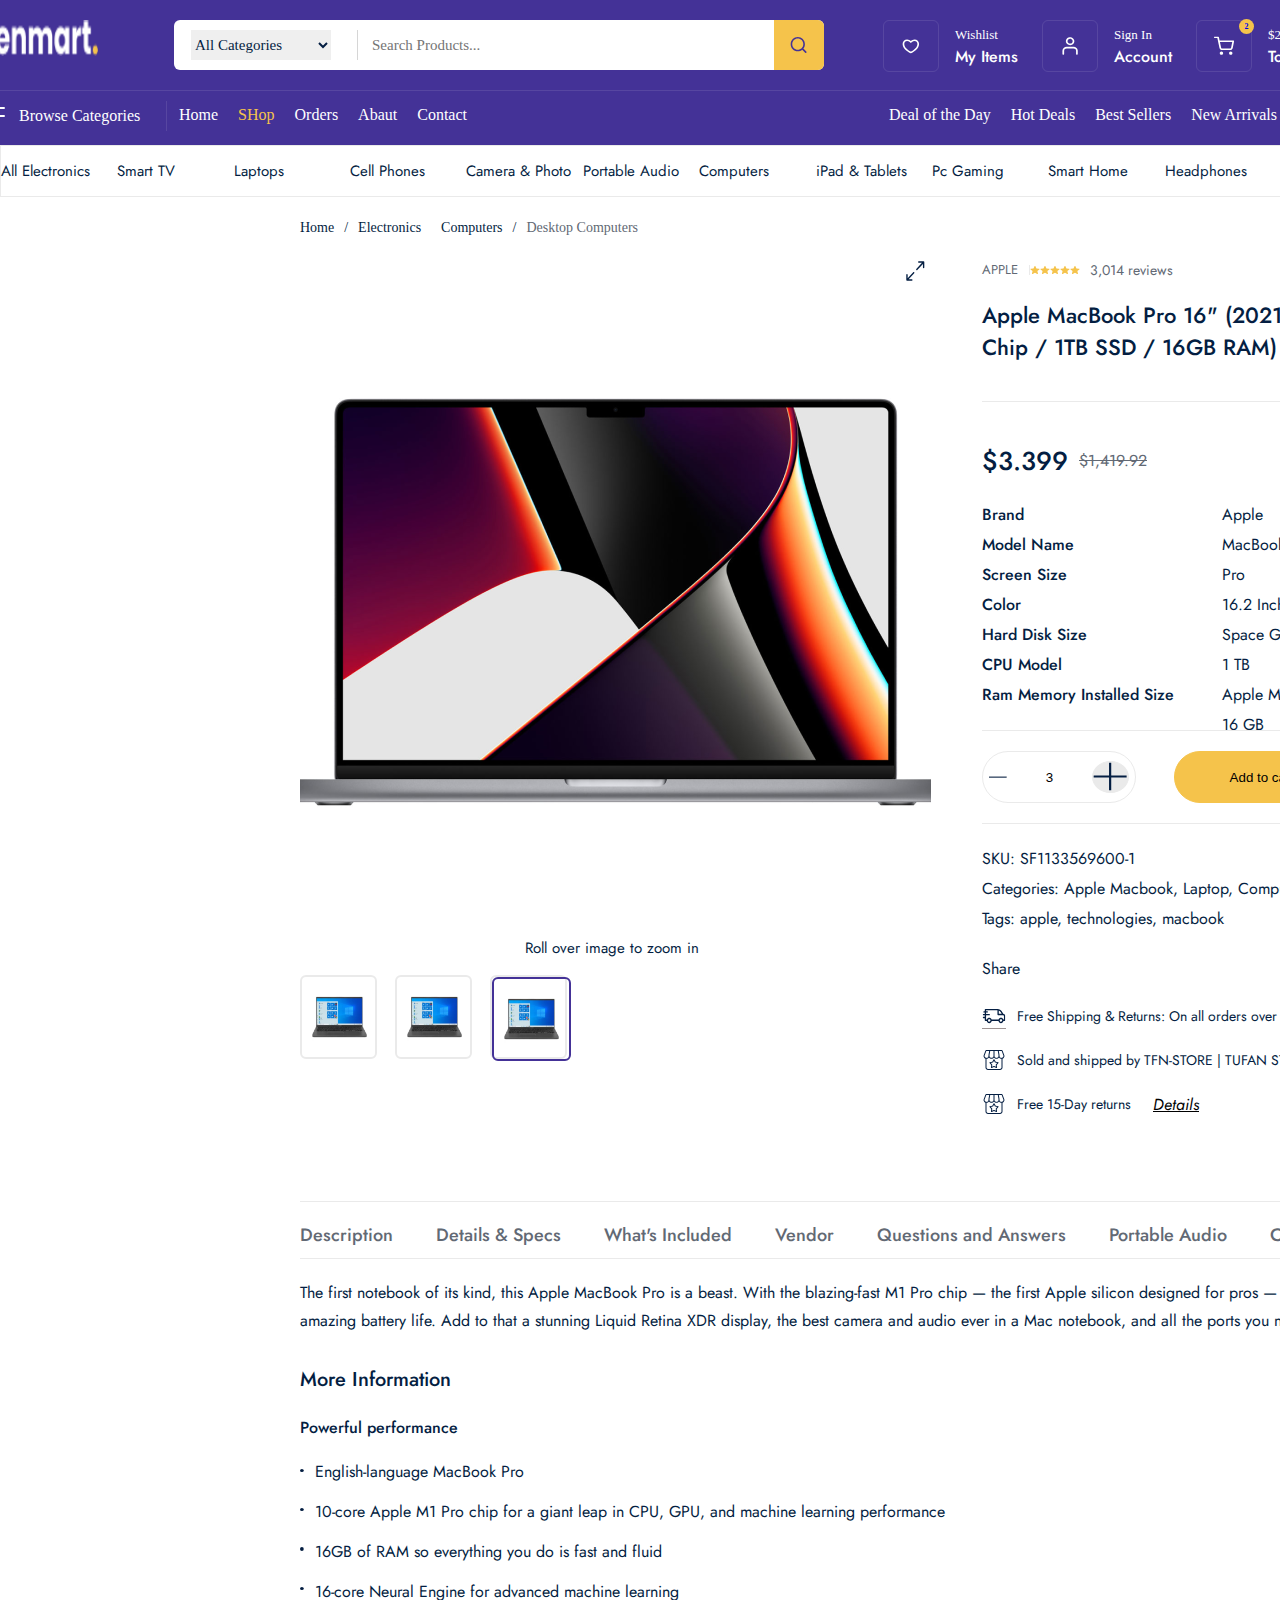
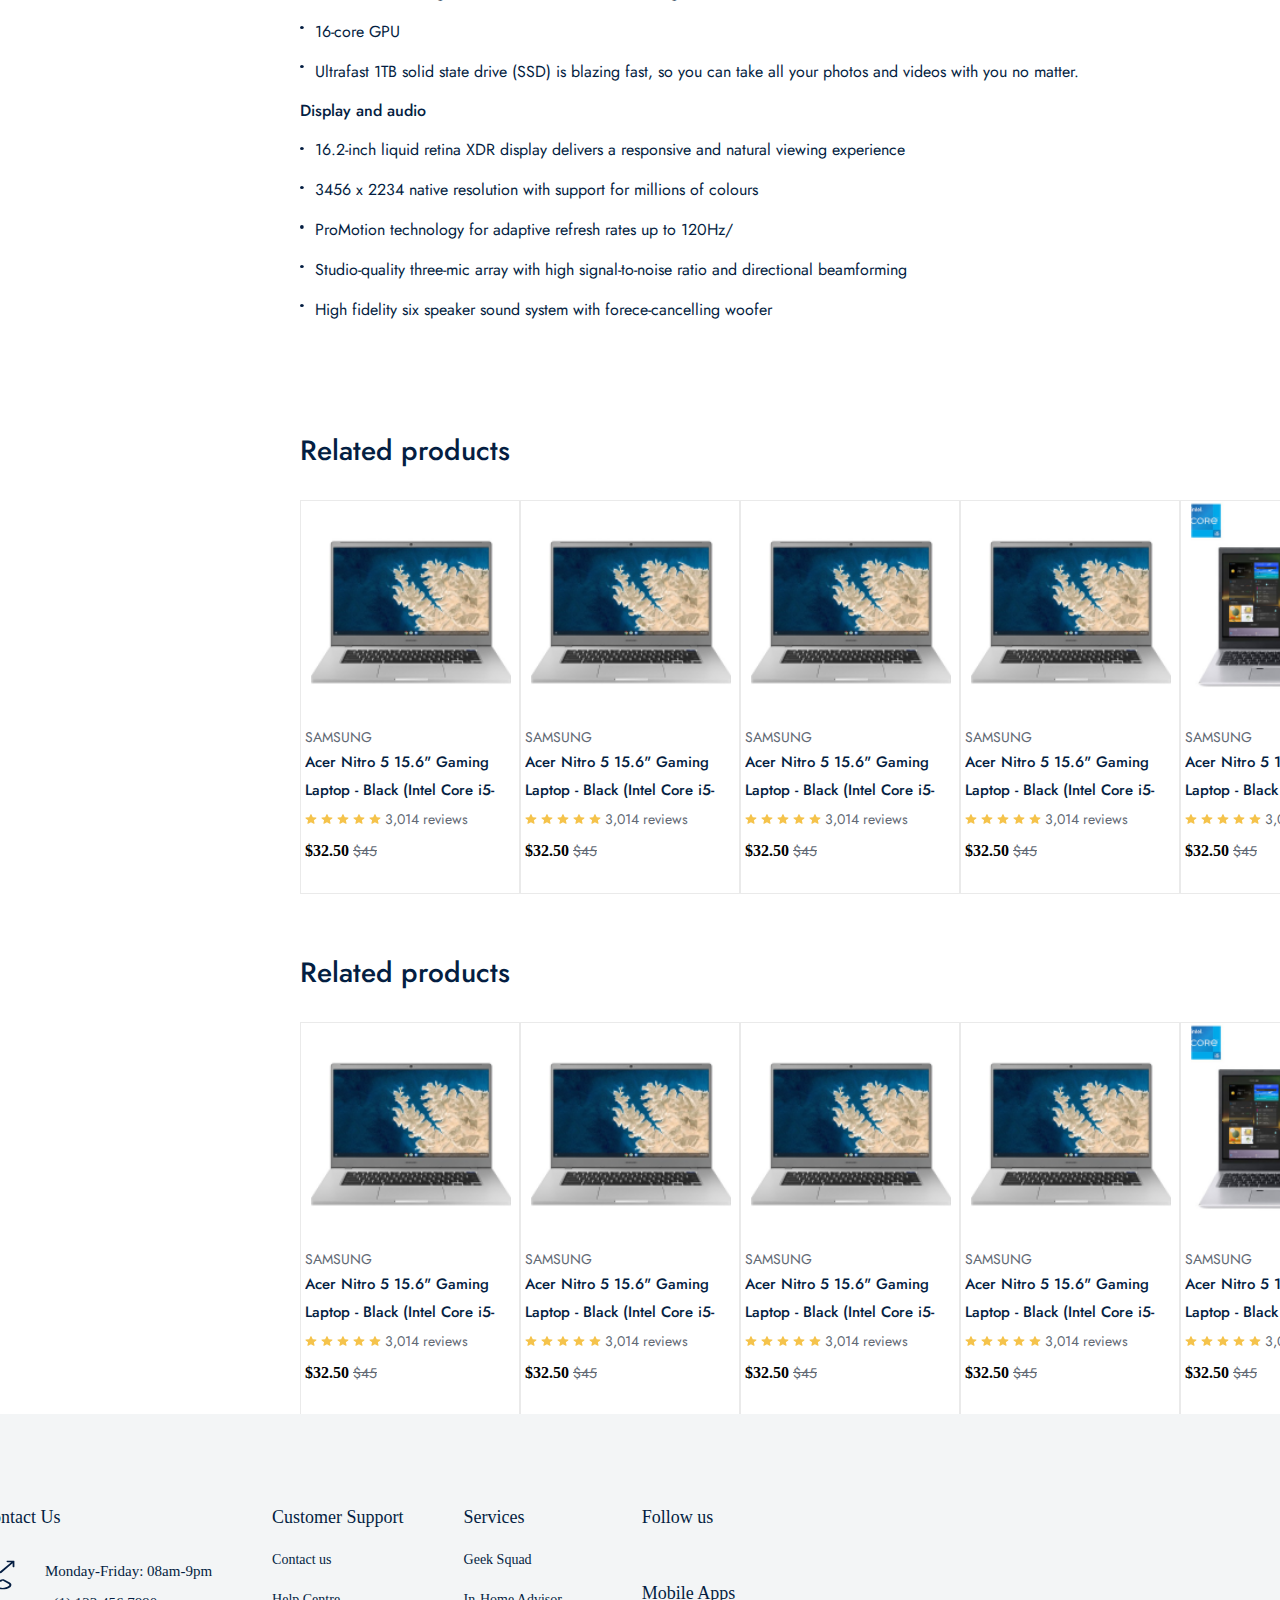
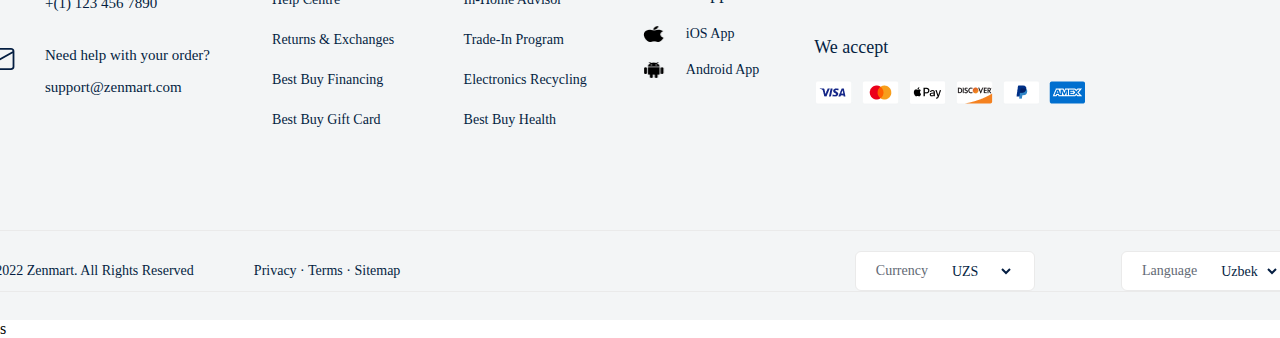
<file: product/chosenproduct.html>
<!DOCTYPE html>
<html lang="en">
  <head>
    <meta charset="UTF-8" />
    <meta name="viewport" content="width=device-width, initial-scale=1.0" />
    <title>zenmart</title>
    <link rel="preconnect" href="https://fonts.googleapis.com" />
    <link rel="preconnect" href="https://fonts.gstatic.com" crossorigin />
    <link
      href="https://fonts.googleapis.com/css2?family=Jost:ital,wght@0,100;0,200;0,300;0,400;0,500;0,600;0,700;0,800;0,900;1,100;1,200;1,300;1,400;1,500;1,600;1,700;1,800;1,900&display=swap"
      rel="stylesheet"
    />
    <link
      rel="stylesheet"
      href="https://cdnjs.cloudflare.com/ajax/libs/font-awesome/6.5.1/css/all.min.css"
      integrity="sha512-DTOQO9RWCH3ppGqcWaEA1BIZOC6xxalwEsw9c2QQeAIftl+Vegovlnee1c9QX4TctnWMn13TZye+giMm8e2LwA=="
      crossorigin="anonymous"
      referrerpolicy="no-referrer"
    />
    <link rel="stylesheet" href="../public/css/command.css" />
    <link rel="stylesheet" href="../public/css/chosenProduct.css" />
  </head>
  <body>
    <div class="navbar_frame">
      <div class="container">
        <div class="navbar_top">
          <a href="">
            <img src="../public/img/Zenmart..png" alt="" />
          </a>
          <div class="nav_search_frame">
            <div class="search_box">
              <div class="categoriy_list">
                <select>
                  <option value="" selected>All Categories</option>
                  <option value="">computer</option>
                </select>
              </div>
              <input type="search" placeholder="Search Products..." />
            </div>
            <div class="search_icon_box">
              <img src="../public/img/search 1.svg" alt="" />
            </div>
          </div>
          <div class="nav_top_menu">
            <a href="../order/card.html">
              <div class="top_menu_box">
                <div class="box_icon_box">
                  <img src="../public/img/heart 1.svg" alt="" />
                </div>
                <div class="box_info_box">
                  <span>Wishlist</span>
                  <strong>My Items</strong>
                </div>
              </div>
            </a>

            <a href="../other/login.html">
              <div class="top_menu_box">
                <div class="box_icon_box">
                  <img src="../public/img/profile 1.svg" alt="" />
                </div>
                <div class="box_info_box">
                  <span>Sign In</span>
                  <strong>Account</strong>
                </div>
              </div>
            </a>

            <a href="../order/card.html">
              <div class="top_menu_box">
                <div class="box_icon_box">
                  <div class="basket_count">2</div>
                  <img src="../public/img/shopping-cart 1.svg" alt="" />
                </div>
                <div class="box_info_box">
                  <span>$200</span>
                  <strong>Total</strong>
                </div>
              </div>
            </a>
          </div>
        </div>
        <div class="navbar_bott">
          <div class="navbar_bott_menu_box">
            <div class="browse_box">
              <img src="../public/img/Group 44.svg" alt="" />
              <span>Browse Categories</span>
            </div>
            <div class="navbar_route_menu">
              <div class="router_menu">
                <a href="../index.html">Home</a>
              </div>

              <div class="router_menu">
                <a href="./all.html" class="active">SHop</a>
              </div>

              <div class="router_menu">
                <a href="../order/card.html">Orders</a>
              </div>

              <div class="router_menu">
                <a href="../other/abaut.html">Abaut</a>
              </div>

              <div class="router_menu">
                <a href="../other/contact.html">Contact</a>
              </div>
            </div>
            <div class="sorting_menu">
              <span>Deal of the Day</span>
              <span>Hot Deals</span>
              <span>Best Sellers</span>
              <span>New Arrivals</span>
            </div>
          </div>
        </div>
      </div>
    </div>
    <div class="catigory_top_frame">
      <div class="container">
        <div>All Electronics</div>
        <div>Smart TV</div>
        <div>Laptops</div>
        <div>Cell Phones</div>
        <div>Camera & Photo</div>
        <div>Portable Audio</div>
        <div>Computers</div>
        <div>iPad & Tablets</div>
        <div>Pc Gaming</div>
        <div>Smart Home</div>
        <div>Headphones</div>
      </div>
    </div>
    <div class="page_router">
      <div class="container">
        <span>Home</span>
        <span class="drop">/</span>
        <span>Electronics</span>
        <span class="drop"></span>
        <span> Computers</span>
        <span class="drop">/</span>
        <span class="active"> Desktop Computers</span>
      </div>
    </div>
    <div class="chosenProduct_frame">
      <div class="product_by_menue">
        <div class="container1">
          <div class="product_by_menue_left">
            <div class="product_top_manue">
              <div class="icon">
                <img src="../public/img/img2/icons/full-screen.svg" alt="" />
              </div>

              <div class="text">
                <span>Roll over image to zoom in</span>
              </div>
            </div>
            <div class="product_bottom_manue">
              <div class="bottom_box">
                <img src="../public/img/img2/category/computer.png" alt="" />
              </div>
              <div class="bottom_box">
                <img src="../public/img/img2/category/computer.png" alt="" />
              </div>
              <div class="bottom_box">
                <img
                  class="active"
                  src="../public/img/img2/category/computer.png"
                  alt=""
                />
              </div>
            </div>
          </div>
          <div class="product_by_menue_right">
            <div class="star">
              <span>APPLE</span>
              <div></div>
              <div class="pyol">
                <img src="../public/img/img2/icons/review.svg" alt="" />
                <img src="../public/img/img2/icons/review.svg" alt="" />
                <img src="../public/img/img2/icons/review.svg" alt="" />
                <img src="../public/img/img2/icons/review.svg" alt="" />
                <img src="../public/img/img2/icons/review.svg" alt="" />
              </div>
              <p>3,014 reviews</p>
            </div>
            <div class="mac_info">
              <strong
                >Apple MacBook Pro 16" (2021) - Space Grey (Apple M1 Pro Chip /
                1TB SSD / 16GB RAM)</strong
              >
            </div>
            <div class="unter_line"></div>
            <div class="number">
              <div class="first">$3.399</div>

              <div class="secend">$1,419.92</div>
            </div>

            <div class="mac_model">
              <div class="mac_left">
                <span>Brand </span>
                <span> Model Name</span>
                <span> Screen Size </span>
                <span>Color</span>
                <span> Hard Disk Size </span>
                <span>CPU Model</span>
                <span> Ram Memory Installed Size</span>
              </div>
              <div class="mac_right">
                <span>Apple</span>
                <span>MacBook Pro</span>
                <span> 16.2 Inches</span>
                <span> Space Gray</span>
                <span> 1 TB</span>
                <span> Apple M1</span>
                <span> 16 GB</span>
              </div>
            </div>
            <div class="unter_line"></div>

            <div class="buy_frame">
              <div class="button">
                <button>
                  <img
                    src="../public/img/img2/icons/minus.svg"
                    alt=""
                    style="background-color: #eaeaea"
                  />
                  3
                  <img
                    class="it"
                    src="../public/img/img2/icons/plus.svg"
                    alt=""
                  />
                </button>
              </div>
              <button class="cart">Add to cart</button>
              <button class="buy">Buy Now</button>
              <div class="icon">
                <img src="../public/img/img2/icons/statistics.svg" alt="" />
                <img src="../public/img/img2/icons/statistics.svg" alt="" />
              </div>
            </div>
            <div class="unter_line"></div>

            <div class="info_title">
              <span>SKU: SF1133569600-1</span>
              <span>Categories: Apple Macbook, Laptop, Computer</span>
              <span>Tags: apple, technologies, macbook</span>
            </div>
            <div class="share">
              <span>Share</span>
              <div class="media_box">
                <i class="fa-brands fa-facebook"></i>
                <i class="fa-brands fa-twitter"></i>
                <i class="fa-brands fa-instagram"></i>
                <i class="fa-brands fa-linkedin"></i>
              </div>
            </div>
            <div class="under_line"></div>

            <div class="cargo">
              <div class="cargo_icons">
                <div class="icon" style="border-bottom: 1px solid #9e9494">
                  <img src="../public/img/img2/icons/track.svg" alt="" />
                </div>
                <span>Free Shipping & Returns: On all orders over $200.00</span>
              </div>
              <div class="cargo_icons">
                <div class="icon">
                  <img src="../public/img/img2/icons/export_shop.svg" alt="" />
                </div>
                <span
                  >Sold and shipped by TFN-STORE | TUFAN STORE LLC Fulfilled by
                  Zenmart</span
                >
              </div>
              <div class="cargo_icons">
                <div class="icon">
                  <img src="../public/img/img2/icons/export_shop.svg" alt="" />
                </div>
                <span>Free 15-Day returns </span>
                <i
                  style="
                    text-decoration: underline;
                    margin-right: 350px;
                    font-family: jost;
                  "
                  >Details</i
                >
              </div>
            </div>
          </div>
        </div>
      </div>

      <div class="big_unter_line"></div>
      <div class="category_frame">
        <div class="container1">
          <div>Description</div>
          <div>Details & Specs</div>
          <div>What's Included</div>
          <div>Vendor</div>
          <div>Questions and Answers</div>
          <div>Portable Audio</div>
          <div>Customer Reviews</div>
        </div>
      </div>
      <div class="big_unter_line"></div>

      <div class="long_text">
        <p>
          The first notebook of its kind, this Apple MacBook Pro is a beast.
          With the blazing-fast M1 Pro chip — the first Apple silicon designed
          for pros — you get groundbreaking performance and amazing battery
          life. Add to that a stunning Liquid Retina XDR display, the best
          camera and audio ever in a Mac notebook, and all the ports you need.
        </p>
      </div>
      <div class="span">
        <span>More Information</span>
      </div>
      <div class="p">
        <p>Powerful performance</p>
      </div>

      <div class="lists">
        <div class="lists_left">
          <img src="../public/Ellipse 65.svg" alt="" />
          <img src="../public/Ellipse 65.svg" alt="" />
          <img src="../public/Ellipse 65.svg" alt="" />
          <img src="../public/Ellipse 65.svg" alt="" />
          <img src="../public/Ellipse 65.svg" alt="" />
          <img src="../public/Ellipse 65.svg" alt="" />
        </div>
        <div class="lists_right">
          <span>English-language MacBook Pro </span>
          <span
            >10-core Apple M1 Pro chip for a giant leap in CPU, GPU, and machine
            learning performance</span
          >
          <span>16GB of RAM so everything you do is fast and fluid</span>
          <span>16-core Neural Engine for advanced machine learning</span>
          <span>16-core GPU</span>
          <span
            >Ultrafast 1TB solid state drive (SSD) is blazing fast, so you can
            take all your photos and videos with you no matter.</span
          >
        </div>
      </div>
      <div class="p">
        <p style="margin-bottom: 20px; margin-top: 30px">Display and audio</p>
      </div>

      <div class="lists">
        <div class="lists_left">
          <img src="../public/Ellipse 65.svg" alt="" />
          <img src="../public/Ellipse 65.svg" alt="" />
          <img src="../public/Ellipse 65.svg" alt="" />
          <img src="../public/Ellipse 65.svg" alt="" />
          <img src="../public/Ellipse 65.svg" alt="" />
        </div>
        <div class="lists_right">
          <span
            >16.2-inch liquid retina XDR display delivers a responsive and
            natural viewing experience
          </span>
          <span
            >3456 x 2234 native resolution with support for millions of
            colours</span
          >
          <span
            >ProMotion technology for adaptive refresh rates up to 120Hz/</span
          >
          <span
            >Studio-quality three-mic array with high signal-to-noise ratio and
            directional beamforming</span
          >
          <span
            >High fidelity six speaker sound system with forece-cancelling
            woofer</span
          >
        </div>
      </div>

      <div class="chosen_selling_product">
        <div class="container1">
          <div class="top_selling">
            <span>Related products</span>
            <div class="next_svj">
              <img src="../public/img/img2/icons/arrow-prev_next.svg" alt="" />
              <div class="pagionation_dot">
                <div class="dot">
                  <div></div>
                </div>

                <div class="dot">
                  <div></div>
                </div>

                <div
                  class="dot"
                  style="
                    width: 20px;
                    height: 20px;
                    border: 2px solid #041e42;
                    border-radius: 50%;
                    display: flex;
                    align-items: center;
                    justify-content: center;
                  "
                >
                  <div></div>
                </div>

                <div class="dot">
                  <div></div>
                </div>

                <div class="dot">
                  <div></div>
                </div>
              </div>
              <img
                src="../public/img/img2/icons/arrow-prev_next.svg"
                alt=""
                style="transform: scaleX(-1)"
              />
            </div>
          </div>

          <div class="chosen_boxes">
            <div class="chosen_box">
                <a href="">
                    <div class="chosen_img_box"
                    style="background:url(../public/img/img2/products/sony_notebook.png) ; background-size: cover;">
                     </div>
                </a>
            <div class="chosen_content_box">
                <span class="product_title">SAMSUNG</span>
                <a href="">
                 <p class="product_desc">Acer Nitro 5 15.6" Gaming Laptop - Black (Intel Core i5-10300H/512GB SSD/12GB RAM/GTX 1650/Windows 11)

               </p>
                </a>
                <div class="review_box">
                 <img src="../public/img/img2/icons/review.svg" alt="">
                 <img src="../public/img/img2/icons/review.svg" alt="">
                 <img src="../public/img/img2/icons/review.svg" alt="">
                 <img src="../public/img/img2/icons/review.svg" alt="">
                 <img src="../public/img/img2/icons/review.svg" alt="">
                 <span>3,014 reviews</span>
                </div>
                <div class="price_box">
                 <strong>$32.50</strong>
                 <span>$45</span>
            </div>

            </div>
          </div>
          <div class="chosen_box">
            <a href="">
                <div class="chosen_img_box"
                style="background:url(../public/img/img2/products/sony_notebook.png) ; background-size: cover;">
                 </div>
            </a>
        <div class="chosen_content_box">
            <span class="product_title">SAMSUNG</span>
            <a href="">
             <p class="product_desc">Acer Nitro 5 15.6" Gaming Laptop - Black (Intel Core i5-10300H/512GB SSD/12GB RAM/GTX 1650/Windows 11)

           </p>
            </a>
            <div class="review_box">
             <img src="../public/img/img2/icons/review.svg" alt="">
             <img src="../public/img/img2/icons/review.svg" alt="">
             <img src="../public/img/img2/icons/review.svg" alt="">
             <img src="../public/img/img2/icons/review.svg" alt="">
             <img src="../public/img/img2/icons/review.svg" alt="">
             <span>3,014 reviews</span>
            </div>
            <div class="price_box">
             <strong>$32.50</strong>
             <span>$45</span>
        </div>

        </div>
      </div>
      <div class="chosen_box">
        <a href="">
            <div class="chosen_img_box"
            style="background:url(../public/img/img2/products/sony_notebook.png) ; background-size: cover;">
             </div>
        </a>
    <div class="chosen_content_box">
        <span class="product_title">SAMSUNG</span>
        <a href="">
         <p class="product_desc">Acer Nitro 5 15.6" Gaming Laptop - Black (Intel Core i5-10300H/512GB SSD/12GB RAM/GTX 1650/Windows 11)

       </p>
        </a>
        <div class="review_box">
         <img src="../public/img/img2/icons/review.svg" alt="">
         <img src="../public/img/img2/icons/review.svg" alt="">
         <img src="../public/img/img2/icons/review.svg" alt="">
         <img src="../public/img/img2/icons/review.svg" alt="">
         <img src="../public/img/img2/icons/review.svg" alt="">
         <span>3,014 reviews</span>
        </div>
        <div class="price_box">
         <strong>$32.50</strong>
         <span>$45</span>
    </div>

    </div>
  </div>
  <div class="chosen_box">
    <a href="">
        <div class="chosen_img_box"
        style="background:url(../public/img/img2/products/sony_notebook.png) ; background-size: cover;">
         </div>
    </a>
<div class="chosen_content_box">
    <span class="product_title">SAMSUNG</span>
    <a href="">
     <p class="product_desc">Acer Nitro 5 15.6" Gaming Laptop - Black (Intel Core i5-10300H/512GB SSD/12GB RAM/GTX 1650/Windows 11)

   </p>
    </a>
    <div class="review_box">
     <img src="../public/img/img2/icons/review.svg" alt="">
     <img src="../public/img/img2/icons/review.svg" alt="">
     <img src="../public/img/img2/icons/review.svg" alt="">
     <img src="../public/img/img2/icons/review.svg" alt="">
     <img src="../public/img/img2/icons/review.svg" alt="">
     <span>3,014 reviews</span>
    </div>
    <div class="price_box">
     <strong>$32.50</strong>
     <span>$45</span>
</div>

</div>
</div>
<div class="chosen_box">
    <a href="">
        <div class="chosen_img_box"
        style="background:url(../public/img/img2/products/acer_silver.png) ; background-size: cover;">
         </div>
    </a>
<div class="chosen_content_box">
    <span class="product_title">SAMSUNG</span>
    <a href="">
     <p class="product_desc">Acer Nitro 5 15.6" Gaming Laptop - Black (Intel Core i5-10300H/512GB SSD/12GB RAM/GTX 1650/Windows 11)

   </p>
    </a>
    <div class="review_box">
     <img src="../public/img/img2/icons/review.svg" alt="">
     <img src="../public/img/img2/icons/review.svg" alt="">
     <img src="../public/img/img2/icons/review.svg" alt="">
     <img src="../public/img/img2/icons/review.svg" alt="">
     <img src="../public/img/img2/icons/review.svg" alt="">
     <span>3,014 reviews</span>
    </div>
    <div class="price_box">
     <strong>$32.50</strong>
     <span>$45</span>
</div>

</div>
</div>
<div class="chosen_box">
    <a href="">
        <div class="chosen_img_box"
        style="background:url(../public/img/img2/products/asus_laptop.png) ; background-size: cover;">
         </div>
    </a>
<div class="chosen_content_box">
    <span class="product_title">SAMSUNG</span>
    <a href="">
     <p class="product_desc">Acer Nitro 5 15.6" Gaming Laptop - Black (Intel Core i5-10300H/512GB SSD/12GB RAM/GTX 1650/Windows 11)

   </p>
    </a>
    <div class="review_box">
     <img src="../public/img/img2/icons/review.svg" alt="">
     <img src="../public/img/img2/icons/review.svg" alt="">
     <img src="../public/img/img2/icons/review.svg" alt="">
     <img src="../public/img/img2/icons/review.svg" alt="">
     <img src="../public/img/img2/icons/review.svg" alt="">
     <span>3,014 reviews</span>
    </div>
    <div class="price_box">
     <strong>$32.50</strong>
     <span>$45</span>
</div>

</div>
</div>

         
                  </div>
                </div>
              </div>
              <div class="chosen_selling_product">
                <div class="container1">
                  <div class="top_selling">
                    <span>Related products</span>
                    <div class="next_svj">
                      <img src="../public/img/img2/icons/arrow-prev_next.svg" alt="" />
                      <div class="pagionation_dot">
                        <div class="dot">
                          <div></div>
                        </div>
        
                        <div class="dot">
                          <div></div>
                        </div>
        
                        <div
                          class="dot"
                          style="
                            width: 20px;
                            height: 20px;
                            border: 2px solid #041e42;
                            border-radius: 50%;
                            display: flex;
                            align-items: center;
                            justify-content: center;
                          "
                        >
                          <div></div>
                        </div>
        
                        <div class="dot">
                          <div></div>
                        </div>
        
                        <div class="dot">
                          <div></div>
                        </div>
                      </div>
                      <img
                        src="../public/img/img2/icons/arrow-prev_next.svg"
                        alt=""
                        style="transform: scaleX(-1)"
                      />
                    </div>
                  </div>
        
                  <div class="chosen_boxes">
                    <div class="chosen_box">
                        <a href="">
                            <div class="chosen_img_box"
                            style="background:url(../public/img/img2/products/sony_notebook.png) ; background-size: cover;">
                             </div>
                        </a>
                    <div class="chosen_content_box">
                        <span class="product_title">SAMSUNG</span>
                        <a href="">
                         <p class="product_desc">Acer Nitro 5 15.6" Gaming Laptop - Black (Intel Core i5-10300H/512GB SSD/12GB RAM/GTX 1650/Windows 11)
        
                       </p>
                        </a>
                        <div class="review_box">
                         <img src="../public/img/img2/icons/review.svg" alt="">
                         <img src="../public/img/img2/icons/review.svg" alt="">
                         <img src="../public/img/img2/icons/review.svg" alt="">
                         <img src="../public/img/img2/icons/review.svg" alt="">
                         <img src="../public/img/img2/icons/review.svg" alt="">
                         <span>3,014 reviews</span>
                        </div>
                        <div class="price_box">
                         <strong>$32.50</strong>
                         <span>$45</span>
                    </div>
        
                    </div>
                  </div>
                  <div class="chosen_box">
                    <a href="">
                        <div class="chosen_img_box"
                        style="background:url(../public/img/img2/products/sony_notebook.png) ; background-size: cover;">
                         </div>
                    </a>
                <div class="chosen_content_box">
                    <span class="product_title">SAMSUNG</span>
                    <a href="">
                     <p class="product_desc">Acer Nitro 5 15.6" Gaming Laptop - Black (Intel Core i5-10300H/512GB SSD/12GB RAM/GTX 1650/Windows 11)
        
                   </p>
                    </a>
                    <div class="review_box">
                     <img src="../public/img/img2/icons/review.svg" alt="">
                     <img src="../public/img/img2/icons/review.svg" alt="">
                     <img src="../public/img/img2/icons/review.svg" alt="">
                     <img src="../public/img/img2/icons/review.svg" alt="">
                     <img src="../public/img/img2/icons/review.svg" alt="">
                     <span>3,014 reviews</span>
                    </div>
                    <div class="price_box">
                     <strong>$32.50</strong>
                     <span>$45</span>
                </div>
        
                </div>
              </div>
              <div class="chosen_box">
                <a href="">
                    <div class="chosen_img_box"
                    style="background:url(../public/img/img2/products/sony_notebook.png) ; background-size: cover;">
                     </div>
                </a>
            <div class="chosen_content_box">
                <span class="product_title">SAMSUNG</span>
                <a href="">
                 <p class="product_desc">Acer Nitro 5 15.6" Gaming Laptop - Black (Intel Core i5-10300H/512GB SSD/12GB RAM/GTX 1650/Windows 11)
        
               </p>
                </a>
                <div class="review_box">
                 <img src="../public/img/img2/icons/review.svg" alt="">
                 <img src="../public/img/img2/icons/review.svg" alt="">
                 <img src="../public/img/img2/icons/review.svg" alt="">
                 <img src="../public/img/img2/icons/review.svg" alt="">
                 <img src="../public/img/img2/icons/review.svg" alt="">
                 <span>3,014 reviews</span>
                </div>
                <div class="price_box">
                 <strong>$32.50</strong>
                 <span>$45</span>
            </div>
        
            </div>
          </div>
          <div class="chosen_box">
            <a href="">
                <div class="chosen_img_box"
                style="background:url(../public/img/img2/products/sony_notebook.png) ; background-size: cover;">
                 </div>
            </a>
        <div class="chosen_content_box">
            <span class="product_title">SAMSUNG</span>
            <a href="">
             <p class="product_desc">Acer Nitro 5 15.6" Gaming Laptop - Black (Intel Core i5-10300H/512GB SSD/12GB RAM/GTX 1650/Windows 11)
        
           </p>
            </a>
            <div class="review_box">
             <img src="../public/img/img2/icons/review.svg" alt="">
             <img src="../public/img/img2/icons/review.svg" alt="">
             <img src="../public/img/img2/icons/review.svg" alt="">
             <img src="../public/img/img2/icons/review.svg" alt="">
             <img src="../public/img/img2/icons/review.svg" alt="">
             <span>3,014 reviews</span>
            </div>
            <div class="price_box">
             <strong>$32.50</strong>
             <span>$45</span>
        </div>
        
        </div>
        </div>
        <div class="chosen_box">
            <a href="">
                <div class="chosen_img_box"
                style="background:url(../public/img/img2/products/acer_silver.png) ; background-size: cover;">
                 </div>
            </a>
        <div class="chosen_content_box">
            <span class="product_title">SAMSUNG</span>
            <a href="">
             <p class="product_desc">Acer Nitro 5 15.6" Gaming Laptop - Black (Intel Core i5-10300H/512GB SSD/12GB RAM/GTX 1650/Windows 11)
        
           </p>
            </a>
            <div class="review_box">
             <img src="../public/img/img2/icons/review.svg" alt="">
             <img src="../public/img/img2/icons/review.svg" alt="">
             <img src="../public/img/img2/icons/review.svg" alt="">
             <img src="../public/img/img2/icons/review.svg" alt="">
             <img src="../public/img/img2/icons/review.svg" alt="">
             <span>3,014 reviews</span>
            </div>
            <div class="price_box">
             <strong>$32.50</strong>
             <span>$45</span>
        </div>
        
        </div>
        </div>
        <div class="chosen_box">
            <a href="">
                <div class="chosen_img_box"
                style="background:url(../public/img/img2/products/asus_laptop.png) ; background-size: cover;">
                 </div>
            </a>
        <div class="chosen_content_box">
            <span class="product_title">SAMSUNG</span>
            <a href="">
             <p class="product_desc">Acer Nitro 5 15.6" Gaming Laptop - Black (Intel Core i5-10300H/512GB SSD/12GB RAM/GTX 1650/Windows 11)
        
           </p>
            </a>
            <div class="review_box">
             <img src="../public/img/img2/icons/review.svg" alt="">
             <img src="../public/img/img2/icons/review.svg" alt="">
             <img src="../public/img/img2/icons/review.svg" alt="">
             <img src="../public/img/img2/icons/review.svg" alt="">
             <img src="../public/img/img2/icons/review.svg" alt="">
             <span>3,014 reviews</span>
            </div>
            <div class="price_box">
             <strong>$32.50</strong>
             <span>$45</span>
        </div>
        
        </div>
        </div>
        
                 
                          </div>
                        </div>
                      </div>
    </div> 
    </div>
        </div>
      </div>
    </div>

    <div class="footer_frame" >
      <div class="container">
        <div class="footer_top">
          <div class="footer_contact_box">
            <span class="footer_spec_title">Contact Us</span>
            <div class="footer_contact_main">
              <img src="../public/img/img2/icons/phone-call.svg" alt="" />
              <div>
                <strong>Monday-Friday: 08am-9pm</strong>
                <span>+(1) 123 456 7890</span>
              </div>
            </div>
            <div class="footer_contact_main">
              <img src="../public/img/img2/icons/email.svg" alt="" />
              <div>
                <strong>Need help with your order?</strong>
                <span>support@zenmart.com</span>
              </div>
            </div>
          </div>
          <div class="footer_support_box">
            <span class="footer_spec_title" style="margin-bottom: 10px"
              >Customer Support</span
            >
            <a href="">Contact us </a>
            <a href="">Help Centre</a>
            <a href="">Returns & Exchanges</a>
            <a href="">Best Buy Financing</a>
            <a href="">Best Buy Gift Card</a>
          </div>
          <div class="footer_support_box">
            <span class="footer_spec_title" style="margin-bottom: 10px"
              >Services</span
            >
            <a href="">Geek Squad </a>
            <a href="">In-Home Advisor</a>
            <a href="">Trade-In Program</a>
            <a href="">Electronics Recycling</a>
            <a href="">Best Buy Health</a>
          </div>
          <div class="footer_media_box">
            <div class="footer_media_main">
              <span class="footer_spec_title" style="margin-bottom: 20px"
                >Follow us</span
              >
              <div class="media_box">
                <i class="fa-brands fa-facebook"></i>
                <i class="fa-brands fa-twitter"></i>
                <i class="fa-brands fa-instagram"></i>
                <i class="fa-brands fa-linkedin"></i>
              </div>
            </div>
            <div class="footer_media_main" style="margin-top: 30px">
              <span class="footer_spec_title" style="margin-bottom: 20px"
                >Mobile Apps</span
              >
              <div class="mobile_app_box">
                <img src="../public/img/img2/icons/apple_icon.png" alt="" />
                <span>iOS App</span>
              </div>

              <div class="mobile_app_box">
                <img src="../public/img/img2/icons/android_icon.png" alt="" />
                <span>Android App</span>
              </div>
            </div>
          </div>
          <div class="footer_media_box">
            <div class="footer_media_main" style="margin-top: 130px">
              <span class="footer_spec_title" style="margin-bottom: 20px"
                >We accept</span
              >

              <div class="card_box">
                <img src="../public/img/img2/icons/visa.png" alt="" />
                <img src="../public/img/img2/icons/master_card.png" alt="" />
                <img src="../public/img/img2/icons/apple_pay.png" alt="" />
                <img src="../public/img/img2/icons/dicvover.png" alt="" />
                <img src="../public/img/img2/icons/paypal.png" alt="" />
                <img src="../public/img/img2/icons/amex.png" alt="" />
              </div>
            </div>
          </div>
        </div>
        <div class="footer_bottom">
          <div class="footer_main">
            <div class="footer_bottom_left">
              <span>© 2022 Zenmart. All Rights Reserved</span>
              <span>Privacy · Terms · Sitemap</span>
            </div>
            <div class="footer_bottom_right">
              <div class="footer_select_box">
                <span>Currency</span>
                <select name="" id="">
                  <option value="" selected>USD</option>
                  <option value="" selected>UZS</option>
                </select>
              </div>
              <div class="footer_select_box">
                <span>Language</span>
                <select name="" id="">
                  <option value="" selected>English</option>
                  <option value="" selected>Uzbek</option>
                </select>
              </div>
            </div>
          </div>
        </div>
      </div>
    </div>
  </body>
</html>
s
</file>
<file: public/css/command.css>
:root{
  --font: "jost":
}

html,
body {
  margin: 0;
  padding: 0;
}
a {
  text-decoration: none;
}
p {
  margin: 0;
}

.container {
  position: relative;
  width: 1320px;
  height: auto;
  display: flex;
  
}
/* navbar  */

.navbar_frame {
  position: relative;
  width: 100%;
  height: 145px;
  display: flex;
  flex-direction: row;
  justify-content: center;
  background: #443297;
}
.navbar_frame .container {
  padding: 20px 0px 14px;
  flex-direction: column;
}

.navbar_frame .navbar_top {
  width: 100%;
  height: 50px;

  display: flex;
  flex-direction: row;
}

.navbar_frame .navbar_top > a img {
  height: 36px;
  width: 117px;
  margin-right: 76px;
}

.navbar_frame .navbar_top .nav_search_frame {
  width: 650px;
  height: 50px;

  display: flex;
  flex-direction: row;
  align-items: center;
  background: #fff;
  border-radius: 6px;
}

.navbar_frame .navbar_top .search_box {
  padding: 10px 17px;
  width: auto;
  height: auto;

  display: flex;
  flex-direction: row;
  align-items: center;
}
.navbar_frame .search_box .categoriy_list {
  width: 166px;
  height: 30px;

  display: flex;
  flex-direction: row;
  align-items: center;

  border-right: 1px solid #d6d6d6;
}
.navbar_frame .categoriy_list select {
  width: 140px;
  height: 30px;

  border: none;
  outline: none;

  font-family: var(--font);
  font-size: 15px;
  font-style: normal;
  font-weight: 400;
  line-height: 22px;
  color: #041e42;
}

.navbar_frame .search_box input {
  margin-left: 12px;
  width: 387px;
  height: 22px;

  border: none;
  outline: none;

  font-family: var(--font);
  font-size: 15px;
  font-style: normal;
  font-weight: 400;
  line-height: 22px;
  color: #626974;
}
.navbar_frame .nav_search_frame .search_icon_box {
  width: 50px;
  height: 50px;

  display: flex;
  justify-content: center;
  align-items: center;
  border-radius: 0px 6px 6px 0px;
  background: var(--Bg-2, #f5c34b);
}
.navbar_frame .search_icon_box img {
  width: 20px;
  height: 20px;
}
.navbar_frame .navbar_top .nav_top_menu {
  margin-left: 59px;
  width: 416px;
  height: 16px;

  display: flex;
  flex-direction: row;
  justify-content: space-between;
}
.navbar_frame .nav_top_menu .top_menu_box {
  display: flex;
  flex-direction: row;
  align-items: center;
  cursor: pointer;
}
.navbar_frame .top_menu_box .box_icon_box {
  position: relative;
  margin-right: 16px;
  width: 54px;
  height: 50px;

  display: flex;
  justify-content: center;
  align-items: center;

  border-radius: 6px;
  border: 1px solid rgba(255, 255, 255, 0.1);
}

.navbar_frame .box_icon_box img {
  width: 22px;
  height: 22px;
}

.navbar_frame .top_menu_box .box_info_box {
  display: flex;
  flex-direction: column;
}

.navbar_frame .box_info_box span {
  color: #fff;
  font-family: var(--font);
  font-size: 13px;
  font-style: normal;
  font-weight: 400;
  line-height: 22px;
}
.navbar_frame .box_info_box strong {
  color: #fff;
  font-family: "Jost";
  font-size: 16px;
  font-style: normal;
  font-weight: 500;
  line-height: 22px;
}
.navbar_frame .box_icon_box .basket_count {
  position: absolute;
  width: 15px;
  height: 15px;
  top: -2px;
  right: -3px;

  border-radius: 50%;
  background: #f5c34b;

  display: flex;
  align-items: center;
  justify-content: center;
  font-family: var(--font);
  font-size: 8px;
  font-style: normal;
  font-weight: 700;
  line-height: 18px;
}

.navbar_frame .navbar_bott {
  margin-top: 20px;
  width: 100%;
  height: 40px;

  display: flex;
  flex-direction: row;

  border-top: 1px solid #5746a1;
}
.navbar_frame .navbar_bott .navbar_bott_menu_box {
  margin-top: 10px;
  width: auto;
  height: auto;

  display: flex;
  flex-direction: row;
}
.navbar_frame .navbar_bott_menu_box .browse_box {
  width: 185px;
  height: 30px;

  display: flex;
  flex-direction: row;
  align-items: center;
  border-right: 1px solid #5746a1;
}

.navbar_frame .browse_box img {
  margin-right: 10px;
  width: 28px;
  height: 18px;
}

.navbar_frame .browse_box span {
  font-family: var(--font);
  font-size: 16px;
  font-style: normal;
  font-weight: 500;
  line-height: 28px;
  color: #fff;
}
.navbar_frame .navbar_bott_menu_box .navbar_route_menu {
  width: 690px;
  margin-left: 12px;

  display: flex;
  flex-direction: row;
}
.navbar_frame .navbar_route_menu .router_menu {
  margin-right: 20px;
  width: auto;
  height: 41px;

  display: flex;
}
.navbar_frame .router_menu a {
  font-family: var(--font);
  font-size: 16px;
  font-style: normal;
  font-weight: 500;
  line-height: 28px;
  color: #fff;
}
.navbar_frame .router_menu a.active {
  color: #f5c34b;
}

.navbar_frame .navbar_bott_menu_box .sorting_menu {
  display: flex;
  flex-direction: row;
}
.navbar_frame .sorting_menu span {
  margin-left: 20px;
  color: #fff;
  font-family:var(--font);
  font-size: 16px;
  font-style: normal;
  font-weight: 500;
  line-height: 28px;
}
/* footer */

.footer_frame {
  position: relative;
  padding: 90px 0 28px;
  width: 100%;
  height: auto;
  display: flex;
  flex-direction: row;
  justify-content: center;
  background: #f3f5f6;
}

.footer_frame .footer_spec_title {
  display: block;
  margin-bottom: 30px;
  font-family:var(--font);
  font-size: 18px;
  font-style: normal;
  font-weight: 500;
  line-height: 26px;
  color: #041e42;
}
.footer_frame .container {
  flex-direction: column;
}

.footer_frame .container .footer_top {
  width: 100%;
  height: auto;

  display: flex;
  flex-direction: row;
}
.footer_frame .footer_top .footer_contact_box {
  display: flex;
  flex-direction: column;
}

.footer_frame .footer_contact_box .footer_contact_main {
  margin-bottom: 30px;
  display: flex;
  flex-direction: row;
}

.footer_frame .footer_contact_main img {
  width: 35px;
  height: 30px;
}
.footer_frame .footer_contact_main div {
  margin-left: 30px;
  display: flex;
  flex-direction: column;
}
.footer_frame .footer_contact_main div strong {
  font-family: var(--font);
  font-size: 15px;
  font-style: normal;
  font-weight: 500;
  line-height: 22px;
  color: #041e42;
}

.footer_frame .footer_contact_main div span {
  margin-top: 10px;
  font-family: var(--font);
  font-size: 15px;
  font-style: normal;
  font-weight: 400;
  line-height: 22px;
  color: #041e42;
}

.footer_frame .footer_support_box {
  margin-left: 60px;
  display: flex;
  flex-direction: column;
}
.footer_frame .footer_support_box a {
  font-family: var(--font);
  font-size: 14px;
  font-style: normal;
  font-weight: 400;
  line-height: 40px;
  color: #041e42;
}
.footer_frame .footer_media_box {
  margin-left: 55px;
  display: flex;
  flex-direction: column;
}

.footer_frame .footer_media_box .footer_media_main {
  display: flex;
  flex-direction: column;
}

.footer_frame .footer_media_main .media_box {
  display: flex;
  flex-direction: row;
}
.footer_frame .media_box i {
  margin-right: 25px;
}
.footer_frame .footer_media_main .mobile_app_box {
  margin-bottom: 20px;
  display: flex;
  flex-direction: row;
  align-items: center;
}
.footer_frame .mobile_app_box img {
  width: 24px;
  height: 16px;
}
.footer_frame .mobile_app_box span {
  margin-left: 20px;
  font-family:var(--font);
  font-size: 14px;
  font-style: normal;
  font-weight: 400;
  color: #041e42;
}
.footer_frame .footer_media_main .card_box {
  width: 272px;
  display: flex;
  flex-direction: row;
  justify-content: space-between;
}

.footer_frame .container .footer_bottom {
  margin-top: 90px;
  width: 100%;
  height: 60px;

  display: flex;
  flex-direction: row;
  align-items: flex-end;
  border: 1px solid #eaeaea;
}
.footer_frame .footer_bottom .footer_main {
  width: 100%;
  height: auto;

  display: flex;
  flex-direction: row;
}
.footer_frame .footer_main .footer_bottom_left {
  width: 940px;
  height: auto;

  display: flex;
  flex-direction: row;
}
.footer_frame .footer_bottom_left span {
  margin-right: 60px;
  font-family: var(--font);
  font-size: 14px;
  font-style: normal;
  font-weight: 400;
  line-height: 40px;
  color: #041e42;
}
.footer_frame .footer_main .footer_bottom_right {
  width: 480px;
  height: auto;

  display: flex;
  flex-direction: row;
  justify-content: space-between;
}

.footer_frame .footer_bottom_right .footer_select_box {
  padding: 10px 20px;
  width: 180px;
  height: 40px;

  display: flex;
  flex-direction: row;
  align-items: center;
  border-radius: 6px;
  border: 1px solid #eaeaea;
  background: #fff;
  box-sizing: border-box;
}
.footer_frame .footer_select_box span {
  color: #626974;
  font-family:var(--font);
  font-size: 14px;
  font-style: normal;
  font-weight: 400;
}

.footer_frame .footer_select_box select {
  width: 70px;
  height: 90%;
  margin-left: 20px;
  background: none;
  border: none;
  outline: none;
  cursor: pointer;

  color: #041e42;
  font-family:var(--font);
  font-size: 14px;
  font-style: normal;
  font-weight: 400;
}

/* page router */

.page_router{
  margin: 20px 0px;
  width: 1320px;

}
.page_router span{
  font-family: var(--font);
  font-style: normal;
  font-weight: 400;
  font-size: 14px;
  line-height: 22px;
  color: #041e42;
}
.page_router span.drop{
  margin: 0px 10px;
  
}
.page_router span.active{
  font-family: var(--font);
  font-style: normal;
  font-weight: 400;
  font-size: 14px;
  line-height: 22px;
  color: #626974;

}
</file>
<file: public/css/home.css>
:root {
  --font: "jost";
}
.home_page {
  display: flex;
  flex-direction: column;
}
.with_svg {
  filter: brightness(0) invert(1);
  margin-top: 300px;
}

.container .category_top {
  width: 100%;
  height: auto;

  display: flex;
  flex-direction: row;
  justify-content: space-between;
  align-items: center;
}
.container .category_top div {
  display: flex;
  flex-direction: row;
}

.container .category_top span {
  font-family: var(--font);
  font-size: 28px;
  font-style: normal;
  font-weight: 500;
  line-height: 40px;
  color: #041e42;
  text-transform: capitalize;
}

.container .category_top a {
  margin-left: 30px;
  font-family: var(--font);
  font-size: 15px;
  font-style: normal;
  font-weight: 500;
  line-height: 22px;
  color: #041e42;
  text-transform: capitalize;
}

.container .category_top a:hover {
  border-bottom: 2px solid #041e42;
}

/* pagionation */

.container .pagionation_box {
  margin-top: 30px;
  width: 100%;
  height: auto;

  display: flex;
  flex-direction: row;
  justify-content: center;
}
.container .pagionation_box .pagionation_main {
  width: auto;
  height: 24px;

  display: flex;
  flex-direction: row;
  align-items: center;
}
.pagionation_main img {
  cursor: pointer;
}
.container .pagionation_main .pagionation_dot {
  margin: 0 20px;
  display: flex;
  flex-direction: row;
}
.container .pagionation_dot .dot {
  width: 20px;
  height: 20px;

  display: flex;
  align-items: center;
  justify-content: center;
  border-radius: 50%;
}
.container .pagionation_dot .dot.active {
  border: 2px solid #112137;
}

.container .pagionation_dot .dot div {
  width: 4px;
  height: 4px;
  background: #112137;
  border-radius: 50%;
}

.container .hover_border {
  margin-top: 3px;
  width: 32px;
  height: 2px;

  background: #041e42;
}

.container .next_prev_box {
  width: 25px;
  cursor: pointer;
}

.container .next_prev_box_img {
  position: absolute;
  top: 50%;
  cursor: pointer;
}
/* product_cart */
.container .product_boxes .product_box {
  width: 306px;
  height: 100%;

  display: flex;
  flex-direction: column;
  /* cursor: pointer; */
}

.container .product_box .product_img_box {
  width: 100%;
  height: 280px;
}

.container .product_img_box .hover_box {
  display: none;
  width: 100%;
  height: 100%;

  flex-direction: column;
  justify-content: flex-end;
  align-items: center;
}
.container .hover_box button {
  margin-bottom: 10px;
  width: 260px;
  height: 50px;

  display: flex;
  align-items: center;
  justify-content: center;
  outline: none;
  border: none;
  border-radius: 6px;
  background: #0053f6;
  box-shadow: 0px 5px 20px 0px rgba(0, 83, 246, 0.1);

  color: #fff;

  font-family: var(--font);
  font-size: 15px;
  font-style: normal;
  font-weight: 500;
  line-height: 22px;
}

.container.product_img_box:hover .hover_box {
  display: flex;
}

.container .product_content_box {
  padding: 5px 22px;
  width: 100%;
  height: auto;
  box-sizing: border-box;
}

.container .product_content_box .product_title {
  color: #626974;
  font-family: var(--font);
  font-size: 13px;
  font-style: normal;
  font-weight: 400;
  line-height: 22px;
  text-transform: uppercase;
}

.container .product_content_box .product_desc {
  height: 56px;
  margin-top: 7px;
  font-family: var(--font);
  font-size: 16px;
  font-style: normal;
  font-weight: 500;
  line-height: 28px;
  color: #041e42;
  overflow: hidden;
}

.container .product_content_box .review_box {
  margin-top: 7px;
  display: flex;
  flex-direction: row;
  align-items: center;
}

.container.review_box img {
  margin-right: 5px;
}
.container .review_box span {
  margin-left: 10px;
  font-family: var(--font);
  font-size: 14px;
  font-style: normal;
  font-weight: 400;
  line-height: 22px;
  color: #626974;
}
.container .product_content_box .price_box {
  margin-top: 10px;
  display: flex;
  flex-direction: row;
  align-items: center;
}

.container .price_box strong {
  color: #041e42;

  font-family: var(--font);
  font-size: 18px;
  font-style: normal;
  font-weight: 500;
  line-height: normal;
}
.container .price_box span {
  margin-left: 10px;
  color: #626974;
  font-family: var(--font);
  font-size: 14px;
  font-style: normal;
  font-weight: 400;
  line-height: 22px;
  text-decoration-line: line-through;
}

/* header */

.header_frame {
  position: relative;
  margin-top: 47px;
  width: 100%;
  height: auto;

  display: flex;
  justify-content: center;
}
.header_frame .container {
  flex-direction: row;
}
.header_frame .container .header_left {
  padding: 15px;
  position: relative;
  width: 875px;
  height: 508px;
  background-color: #0053f6;
  background-image: url("/public/img/img2/icons/header_bg.svg");
  border-radius: 5px;
}

.header_frame .header_left .header_content {
  margin-top: 90px;
  display: flex;
  flex-direction: column;
}

.header_frame .header_content div {
  width: 104px;
  height: 30px;
  display: flex;
  justify-content: center;
  align-items: center;

  border-radius: 6px;
  background: #f5c34b;

  font-family: var(--font);
  font-size: 13px;
  font-style: normal;
  font-weight: 500;
  line-height: 22px;
  color: #041e42;
}

.header_frame .header_content span {
  margin-top: 10px;
  width: 428px;

  color: #fff;
  font-family: var(--font);
  font-size: 60px;
  font-style: normal;
  font-weight: 400;
  line-height: 87px;
}

.header_frame .header_content p {
  margin-top: 10px;

  font-family: var(--font);
  font-size: 16px;
  font-style: normal;
  font-weight: 500;
  line-height: 28px;
  color: #fff;
}

.header_frame .header_content a {
  margin-top: 20px;
  width: 140px;
  height: 52px;

  display: flex;
  justify-content: center;
  align-items: center;

  border-radius: 6px;
  background: #fff;

  color: #041e42;
  font-family: var(--font);
  font-size: 15px;
  font-style: normal;
  font-weight: 500;
  line-height: 22px;
}

.header_frame .header_content img {
  position: absolute;
  right: 10px;
}

.header_frame .container .header_right {
  position: relative;
  margin-left: 20px;
  display: flex;
  flex-direction: column;
  justify-content: space-between;
}

.header_frame .header_right .header_box {
  width: 422px;
  height: 240px;

  display: flex;
  flex-direction: row;
  background: #f2f2f2;
  border-radius: 5px;
}

.header_frame .header_right .box_left {
  margin-left: 30px;
  width: 50%;

  display: flex;
  flex-direction: column;
  justify-content: center;
}
.header_frame .box_left span {
  font-family: var(--font);
  font-size: 15px;
  font-style: normal;
  font-weight: 500;
  line-height: 22px;
  color: #0053f6;
}

.header_frame .box_left p {
  margin: 10px 0px;
  font-family: var(--font);
  font-size: 26px;
  font-style: normal;
  font-weight: 500;
  line-height: normal;
  color: #041e42;
}

.header_frame .box_left a {
  font-family: var(--font);
  font-size: 15px;
  font-style: normal;
  font-weight: 500;
  line-height: 22px;
  color: #041e42;
}

.header_frame .header_box .box_right {
  width: 50%;
}
.header_frame .box_right img {
  width: 100%;
  height: 100%;
}

/* Service  */

.home_page .service_frame {
  position: relative;
  margin-top: 30px;
  width: 100%;
  height: auto;

  display: flex;
  justify-content: center;
}

.service_frame .container {
  flex-direction: row;
}
.service_frame .container .serice_box {
  width: 25%;
  height: 86px;

  display: flex;
  flex-direction: row;

  border-bottom: 1px solid #eaeaea;
}

.service_frame .serice_box img {
  width: 35px;
  height: 35px;
}

.service_frame .serice_box .service_content {
  margin-left: 14px;
  display: flex;
  flex-direction: column;
}

.service_frame .service_content span {
  font-family: var(--font);
  font-size: 16px;
  font-style: normal;
  font-weight: 500;
  line-height: 28px;
  color: #041e42;
}

.service_frame .service_content p {
  font-family: var(--font);
  font-size: 15px;
  font-style: normal;
  font-weight: 400;
  line-height: 22px;
  color: #626974;
}
/* shop category */

.shop_category_frame {
  position: relative;
  margin-top: 90px;
  width: 100%;
  height: auto;

  display: flex;
  justify-content: center;
}
.shop_category_frame .container {
  flex-direction: column;
}

.shop_category_frame .container .category_top {
  width: 100%;
  height: auto;

  display: flex;
  flex-direction: row;
  justify-content: space-between;
  align-items: center;
}

.shop_category_frame .category_top span {
  font-family: var(--font);
  font-size: 28px;
  font-style: normal;
  font-weight: 500;
  line-height: 40px;
  color: #041e42;
}

.shop_category_frame .category_top a {
  font-family: var(--font);
  font-size: 15px;
  font-style: normal;
  font-weight: 500;
  line-height: 22px;
  color: #041e42;
}

.shop_category_frame .category_top a:hover {
  border-bottom: 2px solid #041e42;
}

.shop_category_frame .container .category_wrapper {
  margin-top: 30px;
  width: 100%;
  height: auto;

  display: flex;
  flex-direction: row;
  justify-content: space-between;
}

.shop_category_frame .category_wrapper .category_box {
  width: 142px;
  height: auto;

  display: flex;
  flex-direction: column;
  cursor: pointer;
}

.shop_category_frame .category_box .category_img_box {
  width: 100%;
  height: 150px;

  display: flex;
  align-items: center;
  justify-content: center;

  border-radius: 150px;
  border: 1px solid #eaeaea;
}

.shop_category_frame .category_box span {
  margin-top: 15px;
  color: #041e42;
  text-align: center;

  font-family: var(--font);
  font-size: 16px;
  font-style: normal;
  font-weight: 500;
  line-height: 28px;
  text-align: center;
}

/* selling product */

.selling_product_frame {
  position: relative;
  margin-top: 60px;
  width: 100%;
  height: auto;

  display: flex;
  flex-direction: row;
  justify-content: center;
}

.selling_product_frame .container {
  flex-direction: column;
}

.selling_product_frame .container .product_wrapper {
  position: relative;
  margin-top: 30px;
  width: 100%;
  height: auto;

  display: flex;
  flex-direction: row;
  justify-content: space-between;
}

.selling_product_frame .product_wrapper .product_boxes {
  position: relative;
  width: 1224px;
  height: 452px;

  display: flex;
  flex-direction: row;
}

.home_page .adv_frame {
  margin-top: 90px;
  width: 100%;
  height: 120px;

  display: flex;
  align-items: center;
  justify-content: center;

  color: #0053f6;
  text-align: center;

  font-family: var(--font);
  font-size: 18px;
  font-style: normal;
  font-weight: 500;
  line-height: 26px;
  background: #e5edff;
}
/* spec product */
.home_page .spec_product_frame {
  position: relative;
  margin-top: 90px;
  width: 100%;
  height: auto;

  display: flex;
  flex-direction: row;
  justify-content: center;
}
.spec_product_frame .container {
  flex-direction: column;
}
.container .spec_product_wrapper {
  position: relative;
  margin-top: 35px;
  width: 100%;
  height: auto;

  display: flex;
  flex-direction: row;
}

.spec_product_wrapper .big_product_box {
  position: relative;
  padding: 30px;
  width: 664px;
  height: 368px;

  display: flex;
  box-sizing: border-box;
  flex-direction: row;
  background: #f3f5f6;
  border-radius: 6px;
}

.big_product_box .big_product_content {
  width: 160px;
  display: flex;
  flex-direction: column;
  justify-content: flex-end;
}

.big_product_content span {
  font-family: var(--font);
  font-size: 15px;
  font-style: normal;
  font-weight: 400;
  line-height: 22px;
  color: #041e42;
}

.big_product_content p {
  margin: 7px 0px;

  font-family: var(--font);
  font-size: 26px;
  font-style: normal;
  font-weight: 500;
  line-height: 38px;
  color: #041e42;
}

.big_product_content a {
  font-family: var(--font);
  font-size: 15px;
  font-style: normal;
  font-weight: 500;
  line-height: 22px;
  color: #041e42;
}
.big_product_box img {
  position: absolute;
  width: 322px;
  height: 309px;
  right: 5%;
}
.spec_product_wrapper .small_product_wrapper {
  margin-left: 30px;
  width: 620px;
  height: 368px;

  display: flex;
  flex-direction: row;
  flex-wrap: wrap;
}
.small_product_wrapper .small_product_box {
  padding: 30px;
  box-sizing: border-box;
  width: 293px;
  height: 170px;

  display: flex;
  flex-direction: row;
  position: relative;

  border-radius: 6px;
  background: #f3f5f6;
}
.small_product_box:nth-child(odd) {
  margin-right: 30px;
}

.small_product_box .small_product_content {
  display: flex;
  flex-direction: column;
}
.small_product_content strong {
  font-family: var(--font);
  font-size: 16px;
  font-style: normal;
  font-weight: 500;
  line-height: 28px;
  color: #041e42;
}

.small_product_content span {
  font-family: var(--font);
  font-size: 13px;
  font-style: normal;
  font-weight: 400;
  line-height: 22px;
  color: #626974;
}
.small_product_box img {
  position: absolute;
  right: 30px;
  bottom: 15px;
}

.home_page .tv_frame {
  position: relative;
  margin-top: 90px;
  width: 100%;
  height: auto;

  display: flex;
  flex-direction: row;
  justify-content: center;
}

.tv_frame .container {
  flex-direction: column;
}
.container .tv_wrapper {
  margin-top: 30px;
  width: 100%;
  height: auto;

  display: flex;
  flex-direction: row;
  justify-content: space-between;
}

.tv_wrapper .tv_product_boxes {
  width: 1300px;
  height: 452px;

  display: flex;
  flex-direction: row;
}

.tv_product_boxes .tv_product_box {
  width: 260px;
  height: 452px;

  display: flex;
  flex-direction: column;
  align-items: center;

  background: #fff;
}

.tv_product_box .product_img {
  width: 100%;
  height: 280px;

  display: flex;
  flex-direction: row;
  justify-content: center;
  align-items: center;
}

.home_page .event_frame {
  position: relative;
  margin-top: 90px;
  width: 100%;
  height: 632px;

  display: flex;
  flex-direction: row;
  justify-content: center;

  background-image: url(../img/img2/icons/event_bg.png);
  background-size: cover;
}
.event_frame .event_frame .container {
  flex-direction: row;
  justify-content: center;
}

.event_frame .container .event_content_box {
  width: 340px;
  height: auto;

  display: flex;
  flex-direction: column;
  justify-content: center;
}

.event_frame .event_content_box .event_title {
  font-family: var(--font);
  font-size: 28px;
  font-style: normal;
  font-weight: 500;
  line-height: 40px;
  color: #fff;
  text-transform: capitalize;
}
.event_frame .event_content_box .timer_wrapper {
  margin: 30px 0px;
  display: flex;
  flex-direction: row;
}
.event_frame .timer_wrapper .timer_box {
  width: 82px;
  height: auto;

  display: flex;
  flex-direction: column;
}
.event_frame .timer_box strong {
  font-family: var(--font);
  font-size: 28px;
  font-style: normal;
  font-weight: 500;
  line-height: 40px;
  color: #fff;
}
.event_frame .timer_box span {
  font-family: var(--font);
  font-size: 16px;
  font-style: normal;
  font-weight: 500;
  line-height: 28px;
  color: #fff;
}

.event_frame .event_content_box a {
  width: 140px;
  height: 50px;

  display: flex;
  align-items: center;
  justify-content: center;
  text-transform: capitalize;

  border-radius: 6px;
  border: 1px solid #fff;
  background: #fff;
  color: #041e42;
  font-family: var(--font);
  font-size: 15px;
  font-style: normal;
  font-weight: 500;
  line-height: 22px;
}
.event_frame .container .event_product_wrapper {
  width: 930px;
  height: auto;

  display: flex;
  flex-direction: row;
}
.event_frame .event_product_wrapper .event_product_boxes {
  position: relative;
  width: auto;
  height: auto;

  display: flex;
  flex-direction: row;
  align-items: center;
}
.event_frame .event_product_boxes .event_product_box {
  margin-right: 8px;
  width: 205px;
  height: 392px;

  display: flex;
  flex-direction: column;
  border-radius: 6px;
  background-color: #fff;
}
.event_frame .event_product_box .event_product_img {
  width: 100%;
  height: 220px;

  display: flex;
  align-items: center;
  justify-content: center;
}
</file>
<file: public/css/crad.css>
.container1 {
  height: auto;

  display: flex;
  flex-direction: row;
  align-items: center;
  margin-left: 300px;
}
.shopping_card {
  margin-top: 60px;
  width: auto;
  height: auto;
  display: flex;
  flex-direction: column;
  align-items: center;
  justify-content: center;
}
.shopping_card .top_shop {
  width: 205px;
  height: 41px;
  display: flex;
  align-items: center;
}
.shopping_card .top_shop span {
  color: var(--Color-Text-Dark, #041e42);
  text-align: center;
  font-family: "Jost";
  font-size: 28px;
  font-style: normal;
  font-weight: 500;
  line-height: normal;
}
.shopping_card .shop_card_info {
  margin-top: 60px;
  width: 305px;
  height: 22px;
  display: flex;
  align-items: center;
  justify-content: center;
}
.shopping_card .shop_card_info p {
  color: #000;
  text-align: center;

  /* 15 / Medium */
  font-family: "Jost";
  font-size: 15px;
  font-style: normal;
  font-weight: 500;
  line-height: 22px; /* 146.667% */
}
.shopping_card .shop_card_bottom {
  width: 424px;
  height: 40px;
  display: flex;
  flex-direction: row;
  align-items: center;
  justify-content: center;
  margin-top: 9px;
}
.shop_card_bottom .yellov_line {
  width: 241px;
  height: 6px;
  border-radius: 6px;
  background: #f5c34b;
  display: flex;
  align-items: center;
  justify-content: center;
}
.shop_card_bottom .star_img {
  width: 37px;
  height: 40px;
  display: flex;
  align-items: center;
  justify-content: center;
  border-radius: 40px;
  border: 2px solid var(--Bg-2, #f5c34b);
  background: var(--Bg-White, #fff);
}
.shop_card_bottom .star_img img {
  width: 18px;
  height: 20px;
  display: flex;
}
.shop_card_bottom .line {
  width: 146px;
  height: 6px;
  border-radius: 6px;
  background: #f3f5f6;
}
.card_page {
  position: relative;
  width: auto;
  height: 727px;

  display: flex;
  flex-direction: row;
  align-items: center;
  justify-content: center;
}
.card_page .crad_page_manue {
  width: auto;
  height: auto;
  display: flex;
  flex-direction: column;
  align-items: center;
  justify-content: center;
}
.crad_page_manue .card_page_top {
  width: 872px;
  height: 619px;
  /* margin-left: 150px; */
  /* margin-top: -40px; */

  display: flex;
  flex-direction: column;
  align-items: center;

  border-radius: 6px;
  border: 1px solid var(--Color-Border, #eaeaea);
  background: var(--Bg-White, #fff);
}

.card_page_top .top_page {
  width: 870px;
  height: 70px;

  display: flex;
  align-items: center;

  border-radius: 6px 6px 0px 0px;
  background: var(--Bg-4, #f3f5f6);
}
.top_page .product {
  width: 359px;
  height: 22px;
  margin-left: 22px;
}
.top_page .product span {
  color: var(--Color-Text-Dark, #041e42);

  /* 14 / Medium */
  font-family: "Jost";
  font-size: 14px;
  font-style: normal;
  font-weight: 500;
  line-height: 22px; /* 157.143% */
}
.top_page .price {
  width: 50px;
  height: 22px;
  display: flex;
  align-items: center;
}
.top_page .price span {
  color: var(--Color-Text-Dark, #041e42);

  /* 14 / Medium */
  font-family: "Jost";
  font-size: 14px;
  font-style: normal;
  font-weight: 500;
  line-height: 22px; /* 157.143% */
}
.top_page .QUANTITY {
  margin-left: 75px;
  width: 71px;
  height: 22px;
  display: flex;
  align-items: center;
}
.top_page .QUANTITY span {
  color: var(--Color-Text-Dark, #041e42);

  /* 14 / Medium */
  font-family: "Jost";
  font-size: 14px;
  font-style: normal;
  font-weight: 500;
  line-height: 22px; /* 157.143% */
}
.top_page .TOTAL {
  margin-left: 82px;
  width: 43px;
  height: 22px;
  display: flex;
  align-items: center;
}
.top_page .TOTAL span {
  color: var(--Color-Text-Dark, #041e42);

  /* 14 / Medium */
  font-family: "Jost";
  font-size: 14px;
  font-style: normal;
  font-weight: 500;
  line-height: 22px; /* 157.143% */
}
.top_page .REMOVE {
  margin-left: 82px;
  width: 64px;
  height: 22px;
  display: flex;
  align-items: center;
}
.top_page .REMOVE span {
  color: var(--Color-Text-Dark, #041e42);

  /* 14 / Medium */
  font-family: "Jost";
  font-size: 14px;
  font-style: normal;
  font-weight: 500;
  line-height: 22px; /* 157.143% */
}
.card_page .crad_page_manue .card_page_top .page_info {
  width: 870px;
  height: 181px;
  margin-top: 29px;

  display: flex;
  flex-direction: row;
  border-bottom: 1px solid #eaeaea;
}
.page_info .page_info_img {
  width: 111px;
  height: 120px;
  margin-left: 22px;

  display: flex;
  align-items: center;
}
.page_info_img img {
  width: 93px;
  height: 100px;

  display: flex;
  align-items: center;
}
.page_info .info_title {
  margin-left: 27px;
  width: 192px;
  height: 122px;

  display: flex;
  flex-direction: column;

  justify-content: center;
}
.info_title .apple {
  width: 192px;
  height: 56px;
}
.info_title .apple span {
  color: var(--Color-Text-Dark, #041e42);

  /* 16/Regular */
  font-family: "Jost";
  font-size: 16px;
  font-style: normal;
  font-weight: 400;
  line-height: 28px; /* 175% */
}
.info_title .hard {
  width: 171px;
  height: 28px;
  margin: 4px 0px;
}
.info_title .hard span {
  color: var(--Color-Text-Dark, #041e42);

  /* 16/Regular */
  font-family: "Jost";
  font-size: 14px;
  font-style: normal;
  font-weight: 400;
  line-height: 28px; /* 175% */
}
.info_title .Actual {
  width: 129px;
  height: 28px;
}
.info_title .Actual span {
  color: var(--Color-Text-Dark, #041e42);

  /* 14 / Medium */
  font-family: "Jost";
  font-size: 14px;
  font-style: normal;
  font-weight: 500;
  line-height: 22px; /* 157.143% */
}
.page_info .numbur {
  margin-left: 20px;
  width: 60px;
  height: 28px;
  display: flex;
  align-items: center;
}
.numbur span {
  color: var(--Color-Text-Dark, #041e42);
  text-align: right;

  /* 16/Medium */
  font-family: "Jost";
  font-size: 16px;
  font-style: normal;
  font-weight: 500;
  line-height: 28px; /* 175% */
}
.page_info .remov {
  margin-left: 60px;
  width: 102px;
  height: 42px;

  display: flex;
  flex-direction: row;
  align-items: center;
  justify-content: space-between;

  border-radius: 60px;
  border: 1px solid var(--Color-Border, #eaeaea);
  background: var(--Bg-White, #fff);
}
.remov img {
  margin-left: 4px;
  width: 17px;
  height: 28px;
  display: flex;
  align-items: center;
  justify-content: center;
}
.page_info .x {
  margin-left: 90px;
}
.page_info .x img {
  width: 13px;
  height: 14px;
}
.crad_page_manue .card_page_bottom {
  width: 880px;
  height: 55px;
  margin-top: 30px;
  /* margin-left: 150px; */

  display: flex;
  flex-direction: row;
  align-items: center;
}
.card_page_bottom .coupon {
  width: 360px;
  height: 55px;

  display: flex;
  flex-direction: row;
  justify-content: space-between;
  align-items: center;
  padding-left: 10px;
  padding-right: 10px;

  border-radius: 6px;
  border: 1px dashed var(--Color-Text-Light, #626974);
  background: var(--Bg-White, #fff);
}
.coupon p {
  width: 90px;
  color: var(--Color-Text-Dark, #041e42);

  /* 15 / Regular */
  font-family: "Jost";
  font-size: 15px;
  font-style: normal;
  font-weight: 400;
  line-height: 22px; /* 146.667% */
}
.coupon span {
  width: 98px;
  color: var(--Color-Text-Dark, #041e42);
  font-family: "Jost";
  font-size: 15px;
  font-style: normal;
  font-weight: 500;
  line-height: 22px; /* 146.667% */
  text-decoration-line: underline;
}
.card_page_bottom .continue {
  margin-left: 165px;
  width: 198px;
  height: 52px;
  display: flex;
  align-items: center;
  justify-content: center;
  border-radius: 6px;
  border: 2px solid var(--Bg-2, #f5c34b);

  /* Button-Shadow */
  box-shadow: 0px 5px 20px 0px rgba(245, 195, 75, 0.15);
}
.continue span {
  width: 128px;
  height: 22px;

  color: var(--Color-Text-Dark, #041e42);
  text-align: center;

  /* 15 / Medium */
  font-family: "Jost";
  font-size: 15px;
  font-style: normal;
  font-weight: 500;
  line-height: 22px; /* 146.667% */
}
.card_page_bottom .update {
  width: 150px;
  height: 52px;
  margin-left: 5px;

  display: flex;
  align-items: center;
  justify-content: center;

  border-radius: 6px;
  border: 1px solid var(--Bg-2, #f5c34b);
  background: var(--Bg-2, #f5c34b);

  /* Button-Shadow */
  box-shadow: 0px 5px 20px 0px rgba(245, 195, 75, 0.15);
}
.update span {
  width: 80px;
  height: 22px;

  color: var(--Color-Text-Dark, #041e42);
  text-align: center;

  /* 15 / Medium */
  font-family: "Jost";
  font-size: 15px;
  font-style: normal;
  font-weight: 500;
  line-height: 22px; /* 146.667% */
}
.card_page .card_total {
  width: 424px;
  height: 418px;
  margin-top: -285px;
  display: flex;
  flex-direction: column;

  border: 1px solid #eaeaea;
  margin-left: 25px;
}
.card_total span {
  margin: 30px 299px 20px 28px;
  width: 95px;
  height: 29px;
  color: var(--Color-Text-Dark, #041e42);

  /* 20 / Medium */
  font-family: "Jost";
  font-size: 20px;
  font-style: normal;
  font-weight: 500;
  line-height: normal;
}
.card_total .card_total_info {
  position: relative;
  width: 366px;
  height: 232px;

  display: flex;
  flex-direction: row;
}
.card_total_info .total_info {
  width: 200px;
  height: 167px;
  margin-left: 27px;

  display: flex;
  flex-direction: column;
  /* justify-content: space-between; */
}
.total_info p {
  color: var(--Color-Text-Dark, #041e42);
  font-family: "Jost";
  font-size: 15px;
  font-style: normal;
  font-weight: 400;
  line-height: 35px; /* 218.75% */
}
.card_total_info .total_right {
  width: 55px;
  height: 167px;
  margin-left: 181px;

  display: flex;
  flex-direction: column;
}
.total_right p {
  color: var(--Color-Text-Dark, #041e42);
  text-align: right;
  font-family: "Jost";
  font-size: 16px;
  font-style: normal;
  font-weight: 400;
  line-height: 35px; /* 218.75% */
}
.card_total .line {
  width: 366px;
  height: 1px;
  background: #eaeaea;
  margin-top: -40px;
  margin-left: 27px;
}

.card_total .title {
  margin-top: 10px;
  width: 424px;
  height: 25px;

  display: flex;
  flex-direction: row;
  margin-left: 27px;
}

.title p {
  color: var(--Color-Text-Dark, #041e42);
  text-align: right;
  font-family: "Jost";
  font-size: 16px;
  font-style: normal;
  font-weight: 500;
  line-height: 35px; /* 218.75% */
}
.card_total .proceed {
  margin-left: 27px;
  margin-top: 30px;
  width: 365px;
  height: 52px;

  display: flex;
  align-items: center;
  justify-content: center;

  border-radius: 6px;
  border: 1px solid var(--Bg-2, #f5c34b);
  background: var(--Bg-2, #f5c34b);

  /* Button-Shadow */
  box-shadow: 0px 5px 20px 0px rgba(245, 195, 75, 0.15);
}
.proceed p {
  color: var(--Color-Text-Dark, #041e42);
  text-align: center;

  /* 15 / Medium */
  font-family: "Jost";
  font-size: 15px;
  font-style: normal;
  font-weight: 500;
  line-height: 22px; /* 146.667% */
}
</file>
<file: public/css/checkout.css>
.checkout_frame {
  position: relative;
  width: 100%;
  height: 100%;

  display: flex;
  flex-direction: column;
  align-items: center;
}
.container {
  display: flex;
  flex-direction: row;
}
.checkout_frame .header_name {
  margin-top: 106px;
  margin-bottom: 60px;
  width: 116px;
  height: 40px;

  display: flex;
  align-items: center;
  justify-content: center;
}

.header_name span {
  color: var(--Color-Text-Dark, #041e42);
  text-align: center;
  font-family: "Jost";
  font-size: 28px;
  font-style: normal;
  font-weight: 500;
  line-height: normal;
}
.checkout_frame .checkout_form_left {
  width: 858px;
  height: 1292px;

  display: flex;
  flex-direction: column;
  /* align-items: center; */
}
.checkout_form_left .billing {
  margin-bottom: 20px;
  width: 119px;
  height: 29px;

  display: flex;
  align-items: center;
}
.billing span {
  color: var(--Color-Text-Dark, #041e42);

  /* 20 / Medium */
  font-family: "Jost";
  font-size: 20px;
  font-style: normal;
  font-weight: 500;
  line-height: normal;
}
.container .daubol_input {
  margin-bottom: 20px;
  width: auto;
  height: 88px;

  display: flex;
  flex-direction: row;
  align-items: center;
  justify-content: space-between;
}
.daubol_input .daubol_left {
  width: 413px;
  height: 88px;

  display: flex;
  align-items: center;
}
.daubol_left label {
  width: 87px;
  height: 28px;

  color: var(--Color-Text-Dark, #041e42);

  /* 16/Medium */
  font-family: "Jost";
  font-size: 16px;
  font-style: normal;
  font-weight: 500;
  line-height: 28px; /* 175% */
}

.daubol_left input {
  width: 414px;
  height: 55px;
  border-radius: 6px;
  border: 1px solid var(--Color-Border, #eaeaea);
  background: var(--Color-5, #fff);
}

.daubol_input .daubol_right {
  width: 413px;
  height: 88px;

  display: flex;
  align-items: center;
}
.daubol_right label {
  width: 87px;
  height: 28px;

  color: var(--Color-Text-Dark, #041e42);

  /* 16/Medium */
  font-family: "Jost";
  font-size: 16px;
  font-style: normal;
  font-weight: 500;
  line-height: 28px; /* 175% */
}

.daubol_right input {
  width: 414px;
  height: 55px;
  border-radius: 6px;
  border: 1px solid var(--Color-Border, #eaeaea);
  background: var(--Color-5, #fff);
}
.checkout_form_left .long_input {
  margin-bottom: 20px;
  width: 858px;
  height: 88px;

  display: flex;
  align-items: center;
}
.long_input label {
  width: 110px;
  height: 28px;

  color: var(--Color-Text-Dark, #041e42);

  /* 16/Medium */
  font-family: "Jost";
  font-size: 16px;
  font-style: normal;
  font-weight: 500;
  line-height: 28px; /* 175% */
}

.long_input input {
  width: 858px;
  height: 55px;

  border-radius: 6px;
  border: 1px solid var(--Color-Border, #eaeaea);
  background: var(--Color-5, #fff);
}
.checkout_form_left .checkout_select {
  margin-bottom: 20px;
  width: 858px;
  height: 88px;

  display: flex;
  align-items: center;
}
.checkout_select label {
  width: 138px;
  height: 28px;

  color: var(--Color-Text-Dark, #041e42);

  /* 16/Medium */
  font-family: "Jost";
  font-size: 16px;
  font-style: normal;
  font-weight: 500;
  line-height: 28px;
}
.checkout_select select {
  width: 858px;
  height: 55px;

  border-radius: 6px;
  border: 1px solid var(--Color-Border, #eaeaea);
  background: var(--Color-5, #fff);
}

.checkout_form_left .spann {
  margin-top: 40px;
  margin-bottom: 20px;
  width: 146px;
  height: 29px;
}
.spann span {
  color: var(--Color-Text-Dark, #041e42);

  /* 20 / Medium */
  font-family: "Jost";
  font-size: 20px;
  font-style: normal;
  font-weight: 500;
  line-height: normal;
}
.checkout_form_left .text_area {
  width: 558px;
  height: 290px;
}
.text_area label {
  width: 157px;
  height: 28px;
  color: var(--Color-Text-Dark, #041e42);

  /* 16/Medium */
  font-family: "Jost";
  font-size: 16px;
  font-style: normal;
  font-weight: 500;
  line-height: 28px; /* 175% */
}

.text_area textarea {
  width: 858px;
  height: 257px;

  border-radius: 6px;
  border: 1px solid var(--Color-Border, #eaeaea);
  background: var(--Color-5, #fff);
}

.container .checkout_form_right {
  padding: 30px 0px 24px 27px;
  margin-left: 40px;
  width: 422px;
  height: 310px;

  display: flex;
  flex-direction: column;
  /* align-items: center; */

  border: 1px solid #eaeaea;
  border-radius: 6px;
}

.checkout_form_right .saaidbar {
  width: 99px;
  height: 29px;
}
.saaidbar span {
  color: var(--Color-Text-Dark, #041e42);

  /* 20 / Medium */
  font-family: "Jost";
  font-size: 20px;
  font-style: normal;
  font-weight: 500;
  line-height: normal;
}

.checkout_form_right .saidbar_info {
  margin-top: 22px;
  width: 366px;
  height: 22px;

  display: flex;
  flex-direction: row;
  /* justify-content: center; */
}
.saidbar_info span {
  width: 282px;
  height: 22px;

  color: var(--Color-Text-Dark, #041e42);

  /* 15 / Regular */
  font-family: "Jost";
  font-size: 15px;
  font-style: normal;
  font-weight: 400;
  line-height: 22px; /* 146.667% */
}
.saidbar_info p {
  margin-left: 16px;
  width: 68px;
  height: 22px;

  color: var(--Color-Text-Dark, #041e42);
  text-align: right;

  /* 15 / Regular */
  font-family: "Jost";
  font-size: 15px;
  font-style: normal;
  font-weight: 400;
  line-height: 22px; /* 146.667% */
}

.checkout_form_right .onder_line {
  margin-top: 42px;
  width: 365px;
  height: 1px;

  display: flex;
  align-items: center;
  justify-content: center;

  background: var(--Color-Border, #eaeaea);
}

.checkout_form_right .info {
  width: 365px;
  height: 45px;

  display: flex;
  flex-direction: row;
  align-items: center;
}

.info span {
  width: 65px;
  height: 35px;

  color: var(--Color-Text-Dark, #041e42);
  font-family: "Jost";
  font-size: 16px;
  font-style: normal;
  font-weight: 500;
  line-height: 35px; /* 218.75% */
}

.info p {
  width: 63px;
  height: 35px;
  padding-left: 237px;

  color: var(--Color-Text-Dark, #041e42);
  text-align: right;
  font-family: "Jost";
  font-size: 16px;
  font-style: normal;
  font-weight: 500;
  line-height: 35px; /* 218.75% */
}

.checkout_form_right .onder_line1 {
  margin-top: 9px;
  /* margin-bottom: -5px; */
  width: 365px;
  height: 1px;

  display: flex;
  align-items: center;
  justify-content: center;

  background: var(--Color-Border, #eaeaea);
}

.container .barr {
  display: flex;
  flex-direction: column;
}
.barr .bottom {
  width: 422px;
  height: 66px;
  margin-left: 40px;
  margin-top: 30px;
  display: flex;
  align-items: center;
  justify-content: center;
}

.bottom label {
  width: 394px;
  height: 66px;

  color: var(--Color-Text-Dark, #041e42);

  /* 15 / Regular */
  font-family: "Jost";
  font-size: 15px;
  font-style: normal;
  font-weight: 400;
  line-height: 22px; /* 146.667% */
}
.barr .button {
  width: 422px;
  height: 52px;
  margin-left: 40px;
}
.button button {
  margin-top: 30px;
  width: 422px;
  height: 52px;

  border: 1px solid #f5c34b;

  border-radius: 6px;
  background: #f5c34b;
}
button p {
  color: var(--Color-Text-Dark, #041e42);
  text-align: center;

  /* 15 / Medium */
  font-family: "Jost";
  font-size: 15px;
  font-style: normal;
  font-weight: 500;
  line-height: 22px; /* 146.667% */
}
</file>
<file: public/css/recived.css>
.resived_frame {
  margin-left: 300px;
  margin-top: 118px;
  position: relative;
  width: 1320px;
  height: auto;
  display: flex;
  flex-direction: column;
  align-items: center;
  justify-content: center;
}
.resived_frame .order_top_bar {
  width: 437px;
  height: 168px;
  display: flex;
  flex-direction: column;
  align-items: center;
  justify-content: center;
}
.order_top_bar .order_box_icon {
  position: relative;
  width: 80px;
  height: 80px;
  box-sizing: border-box;
  display: flex;
  background: #443297;
  border: 1px solid #443297;
  border-radius: 50%;
  display: flex;
  align-items: center;
  justify-self: center;
  align-items: center;
}

.order_box_icon img {
  color: #fff;
  background-image: #fff;
  margin-left: 20px;
  width: 30px;
  height: 45px;
  box-sizing: border-box;
  display: flex;
  align-items: center;
  justify-content: center;
  color: var(--White, #fff);
  font-family: "FontAwesome";
  font-size: 30px;
  font-style: normal;
  font-weight: 400;
  line-height: 45px;
}
.order_top_bar .top_bar_info {
  width: 437px;
  height: 40px;
  padding-top: 10px;
  display: flex;
  align-items: center;
  justify-content: center;
}
.top_bar_info span {
  color: var(--Color-Text-Dark, #041e42);
  text-align: center;
  font-family: "Jost";
  font-size: 28px;
  font-style: normal;
  font-weight: 500;
  line-height: normal;
}
.order_top_bar .bottom_bar_info {
  width: 404px;
  height: 28px;
  padding-top: 10px;
  display: flex;
  align-items: center;
  justify-content: center;
}
.bottom_bar_info span {
  color: var(--Color-Text-Dark, #041e42);
  text-align: center;

  /* 16/Regular */
  font-family: "Jost";
  font-size: 16px;
  font-style: normal;
  font-weight: 400;
  line-height: 28px; /* 175% */
}

.resived_frame .resived_time_bar {
  margin-top: 40px;
  margin-bottom: 30px;
  width: 1320px;
  height: 132px;

  display: flex;
  flex-direction: row;
  align-items: center;
  justify-content: space-around;

  border-radius: 6px;
  border: 1px dashed var(--Color-Text-Light, #626974);
  background: var(--Bg-White, #fff);
}

.resived_time_bar .view {
  width: 929px;
  height: 59px;
  display: flex;
  flex-direction: row;
  justify-content: space-around;
}
.resived_time_bar .number {
  width: 145px;
  height: 63px;

  display: flex;
  flex-direction: column;
}
.number span {
  width: auto;
  height: 18px;
  color: var(--Color-Text-Dark, #041e42);

  /* 16/Regular */
  font-family: "Jost";
  font-size: 16px;
  font-style: normal;
  font-weight: 400;
  line-height: 28px; /* 175% */
}

.number p {
  margin-top: 3px;
  width: auto;
  height: 18px;

  color: var(--Color-Text-Dark, #041e42);

  /* 16/Medium */
  font-family: "Jost";
  font-size: 16px;
  font-style: normal;
  font-weight: 500;
  line-height: 28px; /* 175% */
}

.resived_frame .resived_info {
  width: 1320px;
  height: 511px;

  border: 1px solid #eaeaea;

  display: flex;
  flex-direction: column;
}
.resived_info span {
  margin-top: 38px;
  margin-left: 74px;
  width: 170px;
  height: 29px;
  color: var(--Color-Text-Dark, #041e42);

  /* 20 / Medium */
  font-family: "Jost";
  font-size: 20px;
  font-style: normal;
  font-weight: 500;
  line-height: normal;
}
.resived_info .info {
  width: 1170px;
  height: 396px;
  display: flex;
  flex-direction: column;

  margin: 18px 74px 30px 74px;
}
.info .big_title {
  width: auto;
  height: 35px;

  display: flex;
  flex-direction: row;
  align-items: center;
  justify-content: space-between;
}
.big_title span {
  color: var(--Color-Text-Dark, #041e42);
  font-family: "Jost";
  font-size: 16px;
  font-style: normal;
  font-weight: 500;
  line-height: 35px; /* 218.75% */
}

.big_title p {
  color: var(--Color-Text-Dark, #041e42);
  text-align: right;
  font-family: "Jost";
  font-size: 16px;
  font-style: normal;
  font-weight: 500;
  line-height: 35px; /* 218.75% */
}
.info .under_line {
  margin: 10px 0px;
  width: 117opx;
  height: 1px;
  background: var(--Color-Border, #eaeaea);
}

.info .small_title {
  width: auto;
  height: 22px;

  display: flex;
  flex-direction: row;
  align-items: center;
  justify-content: space-between;
}

.small_title p {
  margin-bottom: 15px;
  color: var(--Color-Text-Dark, #041e42);

  /* 15 / Regular */
  font-family: "Jost";
  font-size: 15px;
  font-style: normal;
  font-weight: 400;
  line-height: 22px; /* 146.667% */
}
</file>
<file: public/css/product_all.css>
:root {
  --font: "jost";
}
.container {
  position: relative;
  width: 1320px;
  height: auto;
  display: flex;
}

.shop_page {
  width: 100%;
  height: 100%;

  display: flex;
  flex-direction: column;
  align-items: center;
}
.shop_page .catigory_top_frame {
  width: 100%;
  height: auto;

  display: flex;
  flex-direction: row;
  justify-content: center;
  border: 1px solid #eaeaea;
}

.shop_page .catigory_top_frame .container {
  height: 50px;
  flex-direction: row;
}
.shop_page .catigory_top_frame .container div {
  width: 10%;
  display: flex;
  color: #041e42;
  font-family: "Jost";
  font-size: 15px;
  align-items: center;
  font-style: normal;
  font-weight: 400;
  line-height: 22px;
  color: #041e42;
}
.shop_page .catigory_top_frame .container div:hover {
  cursor: pointer;
  border-bottom: 2px solid #041e42;
}
.shop_page .header_frame {
  position: relative;
  width: 100%;
  height: auto;
  display: flex;
  justify-content: center;
}
.shop_page .header_frame .container {
  height: 424px;
  flex-direction: row;

  background: url("../../public/img/img2/icons/shop_header_bg.png");
}

.shop_page .container .header_content {
  margin-left: 75px;
  width: 366px;
  height: auto;
  display: flex;
  flex-direction: column;
  justify-content: center;
}
.shop_page .header_content span {
  width: 366px;
  font-family: var(--font);
  font-style: normal;
  font-weight: 500;
  font-size: 28px;
  line-height: 40px;

  color: #041e42;
}
.shop_page .header_content a {
  width: 145px;
  height: 52px;

  background: #f5c34b;

  display: flex;
  flex-direction: row;
  justify-content: center;
  align-items: center;
  cursor: pointer;

  border: 1px solid #f5c34b;
  border-radius: 6px;

  font-family: var(--font);
  font-style: normal;
  font-weight: 500;
  font-size: 15px;
  line-height: 22px;

  color: #041e42;
}
.shop_page .product_pagionation_box {
  margin-top: 100px;
  width: 100%;
  height: auto;

  display: flex;
  flex-direction: row;
}
.shop_page .product_pagionation_main {
  width: 160px;
  height: 24px;

  display: flex;
  flex-direction: row;
  align-items: center;
  justify-content: space-between;
}
.shop_page .product_pagionation_main .pagionation_dot {
  display: flex;
  flex-direction: row;
  justify-content: space-between;
  align-items: center;
}

.shop_page .pagionation_dot .dot {
  width: 17px;
  height: 20px;

  display: flex;
  align-items: center;
  justify-content: center;

  border-radius: 50%;
}

.shop_page .dot div {
  width: 4px;
  height: 4px;
  border-radius: 50px;

  background: #112137;
}

/* shop category */

.shop_category_frame {
  position: relative;
  margin-top: 90px;
  width: 100%;
  height: auto;

  display: flex;
  justify-content: center;
}
.shop_category_frame .container {
  flex-direction: column;
}

.shop_category_frame .container .category_top {
  width: 100%;
  height: auto;

  display: flex;
  flex-direction: row;
  justify-content: space-between;
  align-items: center;
}

.shop_category_frame .category_top span {
  font-family: var(--font);
  font-size: 28px;
  font-style: normal;
  font-weight: 500;
  line-height: 40px;
  color: #041e42;
}

.shop_category_frame .category_top a {
  font-family: var(--font);
  font-size: 15px;
  font-style: normal;
  font-weight: 500;
  line-height: 22px;
  color: #041e42;
}

.shop_category_frame .category_top a:hover {
  border-bottom: 2px solid #041e42;
}

.shop_category_frame .container .category_wrapper {
  margin-top: 30px;
  width: 100%;
  height: auto;

  display: flex;
  flex-direction: row;
  justify-content: space-between;
}

.shop_category_frame .category_wrapper .category_box {
  width: 142px;
  height: auto;

  display: flex;
  flex-direction: column;
  cursor: pointer;
}

.shop_category_frame .category_box .category_img_box {
  width: 100%;
  height: 150px;

  display: flex;
  align-items: center;
  justify-content: center;

  border-radius: 150px;
  border: 1px solid #eaeaea;
}

.shop_category_frame .category_box span {
  margin-top: 15px;
  color: #041e42;
  text-align: center;

  font-family: var(--font);
  font-size: 16px;
  font-style: normal;
  font-weight: 500;
  line-height: 28px;
  text-align: center;
}

/* Shop Brand */

.shop_category_brand {
  position: relative;
  margin-top: 90px;
  width: 100%;
  height: auto;

  display: flex;
  justify-content: center;
}
.shop_category_brand .container {
  flex-direction: column;
}

.shop_category_brand .container .category_top_brand {
  width: 100%;
  height: auto;

  display: flex;
  flex-direction: row;
  justify-content: space-between;
  align-items: center;
}

.shop_category_brand .category_top_brand span {
  color: var(--Color-Text-Dark, #041e42);

  /* 28 / Medium */
  font-family: Jost;
  font-size: 28px;
  font-style: normal;
  font-weight: 500;
  line-height: normal;
}
.shop_category_brand .container .barnd_wraper {
  margin-top: 30px;
  width: 973px;
  height: auto;

  display: flex;
  flex-direction: row;
  justify-content: space-between;
}

.shop_category_brand .barnd_wraper .brand_box {
  width: 38px;
  height: 22px;

  padding: 15px 35px;

  display: flex;
  flex-direction: column;
  align-items: center;
  justify-content: center;
  cursor: pointer;

  border-radius: 6px;
  border: 1px solid var(--Color-Border, #eaeaea);
}

.shop_category_brand .barnd_wraper .brand_box:hover {
  cursor: pointer;
  background: #443297;
  color: #fff;
}

.shop_category_brand .brand_box {
  color: var(--Color-Text-Dark, #041e42);
  text-align: center;

  font-family: Jost;
  font-size: 14px;
  font-style: normal;
  font-weight: 500;
  line-height: 22px;
}

/* salling prodact */

.selling_product_frame {
  position: relative;
  margin-top: 60px;
  width: 100%;
  height: auto;

  display: flex;
  flex-direction: row;
  justify-content: center;
}

.selling_product_frame .container {
  flex-direction: column;
}
.container .selling_wrapper {
  position: relative;
  margin-top: 30px;
  width: 100%;
  height: auto;

  display: flex;
  flex-direction: row;
}

.selling_wrapper .product_boxes {
  position: relative;
  width: 1320px;
  height: 392px;

  display: flex;
  flex-direction: row;
}
.product_boxes .product_box {
  width: 220px;
  height: 100%;

  display: flex;
  flex-direction: column;

  border: 1px solid var(--Color-Border, #eaeaea);
  background: var(--Bg-White, #fff);
}

.product_box .product_img_box {
  width: 207px;
  height: 220px;
}

.shop_page .selling_product_frame .category_top {
  width: 1320px;
  height: 40px;

  display: flex;
  flex-direction: row;
  justify-content: space-between;
}

.shop_page .selling_product_frame .category_top span {
  color: var(--Color-Text-Dark, #041e42);

  /* 28 / Medium */
  font-family: Jost;
  font-size: 28px;
  font-style: normal;
  font-weight: 500;
  line-height: normal;
}

.container .product_content_box {
  padding: 5px 22px;
  width: 100%;
  height: auto;
  box-sizing: border-box;
}

.container .product_content_box .product_title {
  color: #626974;
  font-family: var(--font);
  font-size: 13px;
  font-style: normal;
  font-weight: 400;
  line-height: 22px;
  text-transform: uppercase;
}
.container .product_content_box .product_desc {
  height: 56px;
  margin-top: 7px;
  font-family: var(--font);
  font-size: 16px;
  font-style: normal;
  font-weight: 500;
  line-height: 28px;
  color: #041e42;
  overflow: hidden;
}
.container .product_content_box .review_box {
  margin-top: 7px;
  display: flex;
  flex-direction: row;
  align-items: center;
}
.container.review_box img {
  margin-right: 5px;
}

.container .review_box span {
  margin-left: 10px;
  font-family: var(--font);
  font-size: 14px;
  font-style: normal;
  font-weight: 400;
  line-height: 22px;
  color: #626974;
}
.container .product_content_box .price_box {
  margin-top: 10px;
  display: flex;
  flex-direction: row;
  align-items: center;
}
.container .price_box strong {
  color: #041e42;

  font-family: var(--font);
  font-size: 18px;
  font-style: normal;
  font-weight: 500;
  line-height: normal;
}
.container .price_box span {
  margin-left: 10px;
  color: #626974;
  font-family: var(--font);
  font-size: 14px;
  font-style: normal;
  font-weight: 400;
  line-height: 22px;
  text-decoration-line: line-through;
}

.text {
  margin-top: 65px;
  width: auto;
  height: auto;

  display: flex;
  flex-direction: column;
}

.text span {
  width: 354px;
  height: 40px;

  color: var(--Color-Text-Dark, #041e42);

  /* 28 / Medium */
  font-family: Jost;
  font-size: 28px;
  font-style: normal;
  font-weight: 500;
  line-height: normal;
}

.text p {
  width: 646px;
  height: 22px;

  color: var(--Color-Text-Dark, #041e42);

  /* 15 / Regular */
  font-family: Jost;
  font-size: 15px;
  font-style: normal;
  font-weight: 400;
  line-height: 22px; /* 146.667% */
}

.container .bottom_line {
  margin-top: 20px;
  width: 1313px;
  height: 1px;
  border: 1px solid #eaeaea;

  background: var(--Color-Border, #eaeaea);
}
.container .bottom_boxes {
  margin-top: 20px;
  width: 298px;
  height: 36px;

  display: flex;
  flex-direction: row;
}

.bottom_boxes .bottom_box {
  width: 91px;
  height: 36px;
  margin-right: 9px;

  display: flex;
  flex-direction: row;
  align-items: center;
  justify-content: center;

  border: 1px solid #f3f5f6;
  border-radius: 60px;
  background: var(--Bg-4, #f3f5f6);
}

.bottom_box select {
  background: none;
  border: none;
  outline: none;

  color: var(--Color-Text-Dark, #041e42);

  /* 15 / Medium */
  font-family: Jost;
  font-size: 15px;
  font-style: normal;
  font-weight: 500;
  line-height: 22px; /* 146.667% */
}
.bottom_box img {
  color: #041e42;
  padding-left: 12px;
}

.container .shop_product_manyu {
  position: relative;
  margin-top: 20px;

  display: flex;
  flex-direction: row;
}

.shop_product_manyu .product_boxes {
  width: 1320px;
  height: 1804px;
  display: flex;
  flex-direction: row;
  flex-wrap: wrap;
}
.product_boxes .product_box {
  width: 260px;
  height: 452px;
}

.container .pro_pagination_box {
  margin-top: 50px;
  margin-bottom: 50px;
  margin-left: 446px;
  width: 460px;
  height: 50px;
  display: flex;
  flex-direction: row;
  justify-content: space-between;
}

.pro_pagination_box .next_prev_btn {
  width: 50px;
  height: 50px;

  display: flex;
  align-items: center;
  justify-content: center;

  background: #fff;
  border-radius: 50%;
  border: 1px solid #eaeaea;
  cursor: pointer;
}

.next_prev_btn img {
  width: 15px;
  height: 15px;
}

.pro_pagination_box .pagination_namber_wrap {
  width: 312px;
  height: auto;

  display: flex;
  flex-direction: row;
  justify-content: space-between;
}
.pagination_namber_wrap .pagination_namber_box {
  width: 40px;
  height: 40px;

  display: flex;
  justify-content: center;
  align-items: center;

  border-radius: 50%;
  cursor: pointer;
}
.pagination_namber_wrap .pagination_namber_box.active {
  background: #f5c34b;
  border: 1px solid #f5c34b;
}

.pagination_namber_wrap .pagination_namber_box:hover {
  background: #f3f5f6;
  border: 1px solid #f3f5f6;
}
</file>
<file: public/css/chosenProduct.css>
.container1 {
  position: relative;
  width: 1320px;
  height: auto;
  display: flex;
  margin-left: 300px;
}
.catigory_top_frame {
  width: 100%;
  height: auto;

  display: flex;
  flex-direction: row;
  justify-content: center;
  border: 1px solid #eaeaea;
}

.catigory_top_frame .container {
  height: 50px;
  flex-direction: row;
}
.catigory_top_frame .container div {
  width: 10%;
  display: flex;
  color: #041e42;
  font-family: "Jost";
  font-size: 15px;
  align-items: center;
  font-style: normal;
  font-weight: 400;
  line-height: 22px;
  color: #041e42;
}
.catigory_top_frame .container div:hover {
  cursor: pointer;
  border-bottom: 2px solid #041e42;
}
.page_router .container {
  margin-left: 300px;
}

.chosenProduct_frame {
  width: auto;
  height: auto;
  display: flex;
  flex-direction: column;
}
.product_by_menue .container1 {
  width: 1320px;
  height: 932px;

  display: flex;
  flex-direction: row;
}
.product_by_menue .container1 .product_by_menue_left {
  width: 631px;
  height: 932px;

  display: flex;
  flex-direction: column;
}
.product_by_menue_left .product_top_manue {
  width: 631px;
  height: 686px;

  display: flex;
  align-items: center;
  flex-direction: column;
  background-image: url(../img/image\ 65.png);
}
.product_top_manue .icon img {
  margin-left: 600px;
}

.product_top_manue .text {
  width: 182px;
  height: 22px;
  margin-top: 650px;
}
.product_top_manue .text span {
  color: var(--Color-Text-Dark, #041e42);
  text-align: center;
  /* 15 / Regular */
  font-family: Jost;
  font-size: 15px;
  font-style: normal;
  font-weight: 400;
  line-height: 22px; /* 146.667% */
}

.product_by_menue_left .product_bottom_manue {
  margin-top: 30px;
  width: 300px;
  height: 80px;

  display: flex;
  flex-direction: row;
}
.product_bottom_manue .bottom_box {
  position: relative;
  width: 73px;
  height: 80px;
  margin-right: 18px;

  display: flex;

  justify-content: space-between;

  border-radius: 6px;
  border: 2px solid #eaeaea;
  background: #fff;
}
.bottom_box img {
  padding: 10px 10px;
  width: 55px;
  height: 60px;

  display: flex;
}
.bottom_box .active {
  border: 2px solid #443297;
  border-radius: 6px;
}

.product_by_menue .container1 .product_by_menue_right {
  width: 637px;
  height: 932px;

  display: flex;
  flex-direction: column;

  margin-left: 51px;
}

.product_by_menue_right .star {
  width: 250px;
  height: 22px;

  display: flex;
  flex-direction: row;
  align-items: center;
}
.product_by_menue_right .star span {
  width: 36px;
  height: 22px;
  color: var(--Color-Text-Light, #626974);
  font-family: Jost;
  font-size: 13px;
  font-style: normal;
  font-weight: 400;
  line-height: 22px; /* 169.231% */
  text-transform: uppercase;
}
.product_by_menue_right .star div {
  height: auto;
  border-left: 1px solid #eaeaea;
  margin-right: 10px;
}
.product_by_menue_right .star p {
  width: 83px;
  height: 22px;
  color: var(--Color-Text-Light, #626974);

  /* 14 / Regular */
  font-family: Jost;
  font-size: 14px;
  font-style: normal;
  font-weight: 400;
  line-height: 22px; /* 157.143% */
}

.product_by_menue_right .star .pyol {
  display: flex;
  flex-direction: row;
  align-items: center;
}
.product_by_menue_right .star .pyol img {
  width: 10px;
  height: 10px;
}
.product_by_menue_right .mac_info {
  width: 637px;
  height: 64px;
  margin: 18px 0px;
}
.product_by_menue_right .mac_info strong {
  color: var(--Color-Text-Dark, #041e42);
  font-family: Jost;
  font-size: 22px;
  font-style: normal;
  font-weight: 500;
  line-height: normal;
}
.product_by_menue_right .unter_line {
  width: 637px;
  border-bottom: 1px solid #eaeaea;
  margin: 20px 0px;
}
.product_by_menue_right .number {
  margin-top: 20px;
  width: 165px;
  height: 38px;
  display: flex;
  flex-direction: row;
  align-items: center;
  justify-content: space-between;
}
.number .first {
  color: var(--Color-Text-Dark, #041e42);
  /* 26/Medium */
  font-family: Jost;
  font-size: 26px;
  font-style: normal;
  font-weight: 500;
  line-height: normal;
}

.number .secend {
  color: var(--Color-Text-Light, #626974);
  font-family: Jost;
  font-size: 16px;
  font-style: normal;
  font-weight: 400;
  line-height: 28px; /* 175% */
  text-decoration-line: line-through;
}

.product_by_menue_right .mac_model {
  margin-top: 20px;
  width: 329px;
  height: 210px;
  display: flex;
  flex-direction: row;
}
.mac_model .mac_left {
  width: 196px;
  height: 210px;

  display: flex;
  flex-direction: column;
}
.mac_model .mac_left span {
  width: 196px;
  color: var(--Color-Text-Dark, #041e42);
  font-family: "Jost";
  font-size: 16px;
  font-style: normal;
  font-weight: 500;
  line-height: 30px;
}

.mac_model .mac_right {
  margin-left: 44px;
  width: 89px;
  height: 210px;
  display: flex;
  flex-direction: column;
}
.mac_model .mac_right span {
  width: 89px;
  color: var(--Color-Text-Dark, #041e42);
  font-family: "Jost";
  font-size: 16px;
  font-style: normal;
  font-weight: 400;
  line-height: 30px; /* 187.5% */
}
.product_by_menue_right .buy_frame {
  width: 637px;
  height: 52px;

  display: flex;
  flex-direction: row;
  align-items: center;
  justify-content: space-between;
}
.buy_frame .button button {
  width: 154px;
  height: 52px;

  display: flex;
  flex-direction: row;
  align-items: center;
  justify-content: space-between;

  border-radius: 60px;
  border: 1px solid var(--Color-Border, #eaeaea);
  background: var(--Bg-White, #fff);
}
.buy_frame .button button .it {
  width: 35px;
  height: 30px;
  border: 1px solid #eaeaea;
  border-radius: 50%;
  background-color: #eaeaea;
}

.buy_frame .cart {
  width: 175px;
  height: 52px;

  display: flex;
  align-items: center;
  justify-content: center;
  border-radius: 60px;
  border: 1px solid var(--Bg-2, #f5c34b);
  background: var(--Bg-2, #f5c34b);

  gap: 10px;
}

.buy_frame .buy {
  width: 175px;
  height: 52px;

  display: flex;
  align-items: center;
  justify-content: center;
  border-radius: 60px;
  border: 1px solid #eaeaea;
  background: #eaeaea;
}
.buy_frame .icon {
  width: 18px;
  height: 16px;
  display: flex;
  flex-direction: row;
}
.buy_frame .icon img {
  margin-right: 5px;
}
.product_by_menue_right .info_title {
  width: 323px;
  height: 90px;

  display: flex;
  flex-direction: column;
}
.product_by_menue_right .info_title span {
  color: var(--Color-Text-Dark, #041e42);
  font-family: "Jost";
  font-size: 16px;
  font-style: normal;
  font-weight: 400;
  line-height: 30px; /* 187.5% */
}
.product_by_menue_right .share {
  margin-top: 20px;
  width: 142px;
  height: 30px;

  display: flex;
  flex-direction: row;
  align-items: center;
  justify-content: space-between;
}
.product_by_menue_right .share span {
  color: var(--Color-Text-Dark, #041e42);
  font-family: "Jost";
  font-size: 16px;
  font-style: normal;
  font-weight: 400;
  line-height: 30px; /* 187.5% */
}

.product_by_menue_right .cargo {
  width: 567px;
  height: 112px;

  display: flex;
  flex-direction: column;
}
.cargo .cargo_icons {
  width: 567px;
  height: 24px;
  margin-top: 20px;

  display: flex;
  flex-direction: row;
  align-items: center;
}
.cargo .cargo_icons .icon {
  width: 24px;
  height: 24px;
}
.cargo .cargo_icons .icon img {
  width: 24px;
  height: 24px;
}
.cargo .cargo_icons span {
  margin: 11px;
  width: 532px;
  height: 22px;
  color: var(--Color-Text-Dark, #041e42);

  /* 14 / Regular */
  font-family: "Jost";
  font-size: 14px;
  font-style: normal;
  font-weight: 400;
  line-height: 22px; /* 157.143% */
}
.chosenProduct_frame .big_unter_line {
  width: 1320px;
  height: 10px;
  border-bottom: 1px solid #eaeaea;
  margin-left: 300px;
  margin-bottom: 20px;
}

.chosenProduct_frame .category_frame .container1 {
  width: 1320px;
  height: 26px;
}
.chosenProduct_frame .category_frame .container1 div {
  margin-right: 43px;
  color: var(--Color-Text-Light, #626974);

  /* 18 / Medium */
  font-family: "Jost";
  font-size: 18px;
  font-style: normal;
  font-weight: 500;
  line-height: normal;
}

.chosenProduct_frame .category_frame .container1 div:hover {
  cursor: pointer;
  color: #041e42;

  border-bottom: 2px solid #041e42;
}
.chosenProduct_frame .long_text {
  width: 1320px;
  height: 56px;
  margin-left: 300px;
}
.chosenProduct_frame .long_text p {
  color: var(--Color-Text-Dark, #041e42);

  /* 16/Regular */
  font-family: "Jost";
  font-size: 16px;
  font-style: normal;
  font-weight: 400;
  line-height: 28px; /* 175% */
}
.chosenProduct_frame .span {
  width: 180px;
  height: 29px;
  margin-left: 300px;
  margin-top: 30px;
  margin-bottom: 20px;

  display: flex;
  align-items: center;
}

.chosenProduct_frame .span span {
  color: var(--Color-Text-Dark, #041e42);

  /* 20 / Medium */
  font-family: "Jost";
  font-size: 20px;
  font-style: normal;
  font-weight: 500;
  line-height: normal;
}
.chosenProduct_frame .p {
  width: 180px;
  height: 28px;
  margin-left: 300px;

  margin-bottom: 10px;

  display: flex;
  align-items: center;
}
.chosenProduct_frame .p p {
  color: var(--Color-Text-Dark, #041e42);

  /* 16/Medium */
  font-family: "Jost";
  font-size: 16px;
  font-style: normal;
  font-weight: 500;
  line-height: 28px; /* 175% */
}

.chosenProduct_frame .lists {
  width: 948px;
  height: 240px;
  display: flex;
  flex-direction: row;

  margin-left: 300px;
}

.chosenProduct_frame .lists .lists_left {
  width: 4px;
  height: 24px;
  margin-top: 17px;

  display: flex;
  flex-direction: column;
}
.chosenProduct_frame .lists .lists_left img {
  width: 4px;
  height: 4px;
  margin-bottom: 36px;
}

.chosenProduct_frame .lists .lists_right {
  width: 931px;
  height: 240px;

  display: flex;
  flex-direction: column;
  margin-left: 11px;
}
.chosenProduct_frame .lists .lists_right span {
  color: var(--Color-Text-Dark, #041e42);
  font-family: "Jost";
  font-size: 16px;
  font-style: normal;
  font-weight: 400;
  line-height: 40px; /* 250% */
}
/* selling product */
.chosenProduct_frame .chosen_selling_product .container1 {
  margin-top: 60px;
  width: 1320px;
  height: 462px;

  display: flex;
  flex-direction: column;
}
.container1 .top_selling {
  width: 1319px;
  height: 40px;
  margin-bottom: 30px;

  display: flex;
  flex-direction: row;
  justify-content: space-between;
}
.container1 .top_selling span {
  width: 275px;
  color: var(--Color-Text-Dark, #041e42);

  /* 28 / Medium */
  font-family: "Jost";
  font-size: 28px;
  font-style: normal;
  font-weight: 500;
  line-height: normal;
}
/* next_svj */
.container1 .top_selling .next_svj {
  width: 174px;
  height: 24px;

  display: flex;
  flex-direction: row;
  align-items: center;
  justify-content: space-between;
}
.container1 .top_selling .next_svj .pagionation_dot {
  width: 86px;
  height: 20px;
  display: flex;
  flex-direction: row;
  align-items: center;
  justify-content: space-between;
}
.pagionation_dot .dot div {
  width: 4px;
  height: 4px;
  border-radius: 50%;
  background-color: #041e42;
}
.container1 .chosen_boxes {
  position: relative;
  width: 1320px;
  height: 392px;

  display: flex;
  flex-direction: row;
}
.chosen_boxes .chosen_box {
  width: 220px;
  height: 100%;
  border: 1px solid #eaeaea;

  display: flex;
  flex-direction: column;
}
.chosen_box .chosen_img_box {
  width: 200px;
  height: 220px;
  margin-left: 10px;
}
.chosen_box .chosen_content_box {
  padding: 5px 4px;
  width: 100%;
  height: auto;
}
.chosen_content_box .product_title {
  color: var(--Color-Text-Light, #626974);
  font-family: "Jost";
  font-size: 13px;
  font-style: normal;
  font-weight: 400;
  line-height: 22px; /* 169.231% */
  text-transform: uppercase;
  margin-top: 7px;
}
.chosen_content_box .product_desc {
  width: 100%;
  height: 50px;
  overflow: hidden;
  color: var(--Color-Text-Dark, #041e42);
  text-overflow: ellipsis;
  /* white-space: nowrap; */
  font-family: "Jost";
  font-size: 15px;
  font-style: normal;
  font-weight: 500;
  line-height: 28px;
}
.chosen_content_box .product_title {
  width: 83px;
  height: 32px;
  color: var(--Color-Text-Light, #626974);

  /* 14 / Regular */
  font-family: "Jost";
  font-size: 14px;
  font-style: normal;
  font-weight: 400;
  line-height: 22px; /* 157.143% */
}
.chosen_content_box .review_box {
  margin-top: 10px;
}

.chosen_content_box .price_box span {
  color: var(--Color-Text-Light, #626974);
  font-family: "Jost";
  font-size: 14px;
  font-style: normal;
  font-weight: 400;
  line-height: 22px; /* 157.143% */
  text-decoration-line: line-through;
}
.chosen_content_box .price_box {
  margin-top: 10px;
}
.chosen_content_box span {
  color: var(--Color-Text-Light, #626974);

  /* 14 / Regular */
  font-family: Jost;
  font-size: 14px;
  font-style: normal;
  font-weight: 400;
  line-height: 22px; /* 157.143% */
}
</file>
